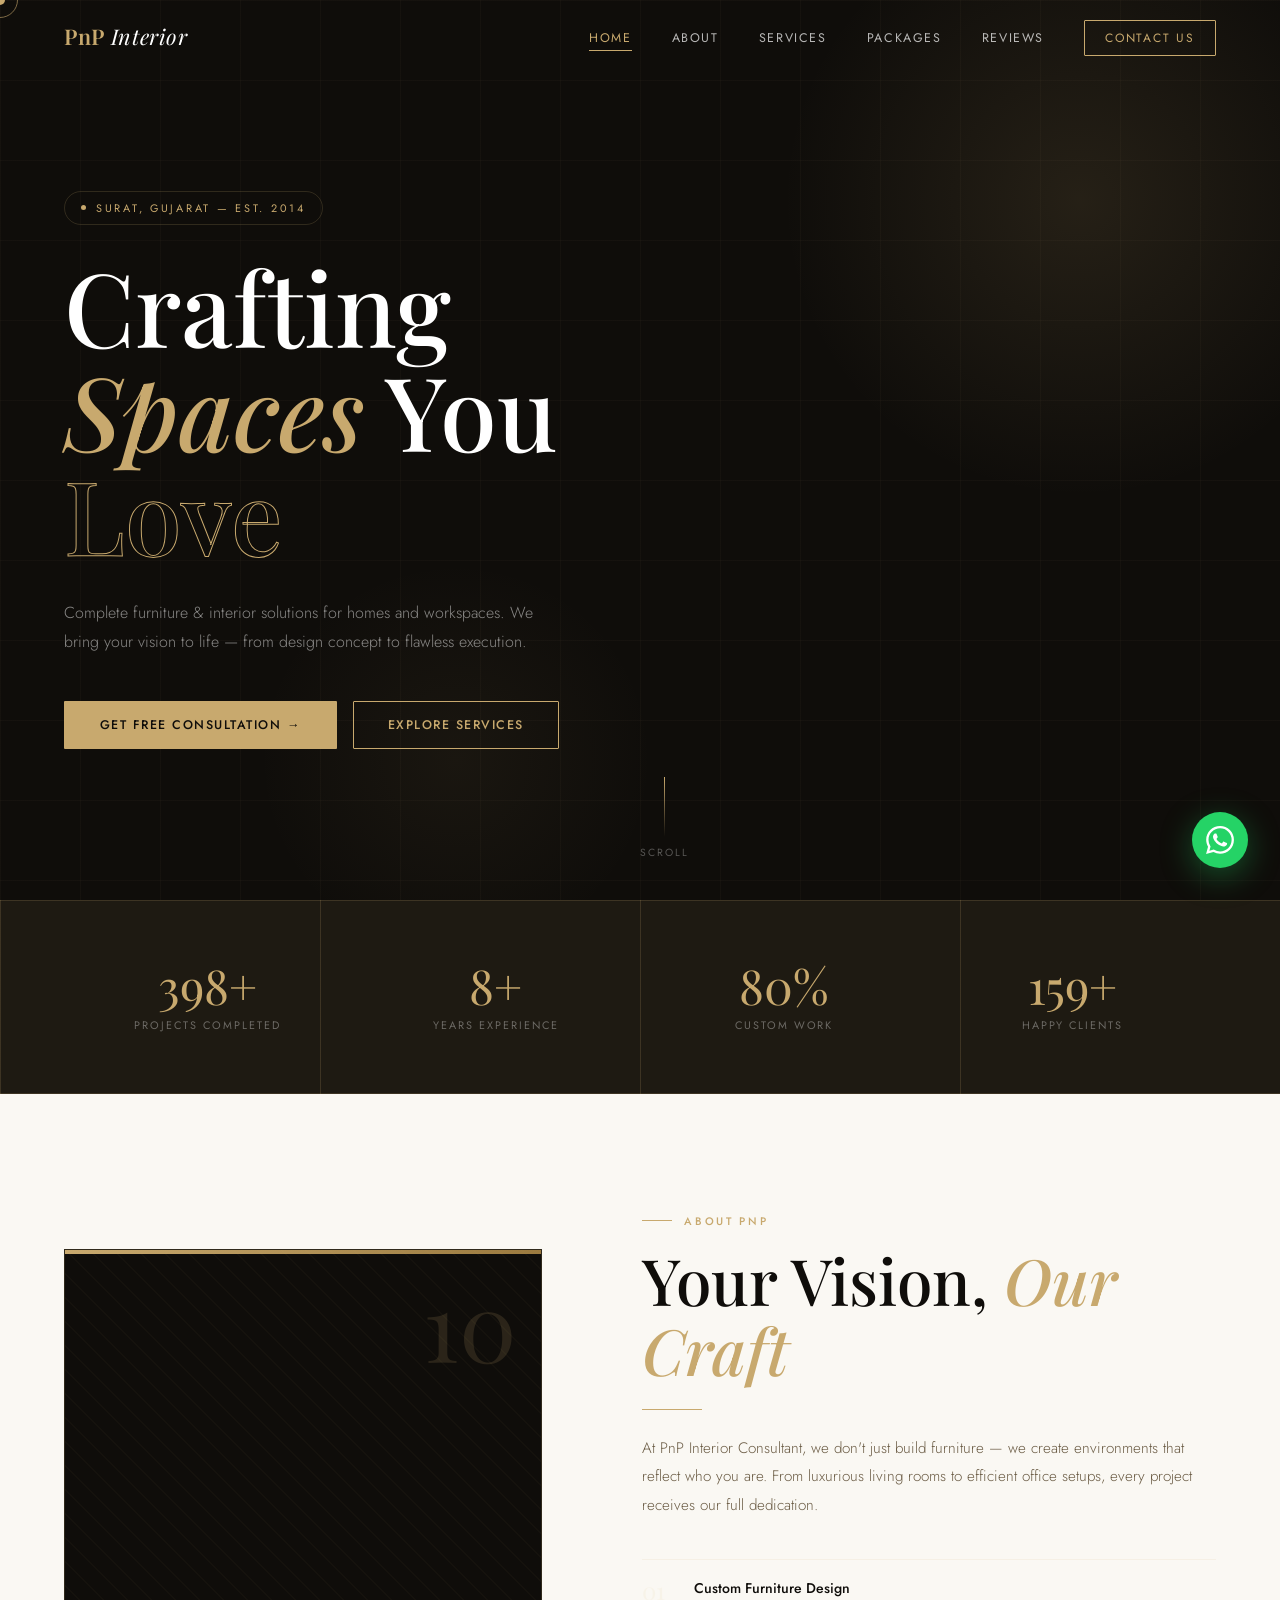
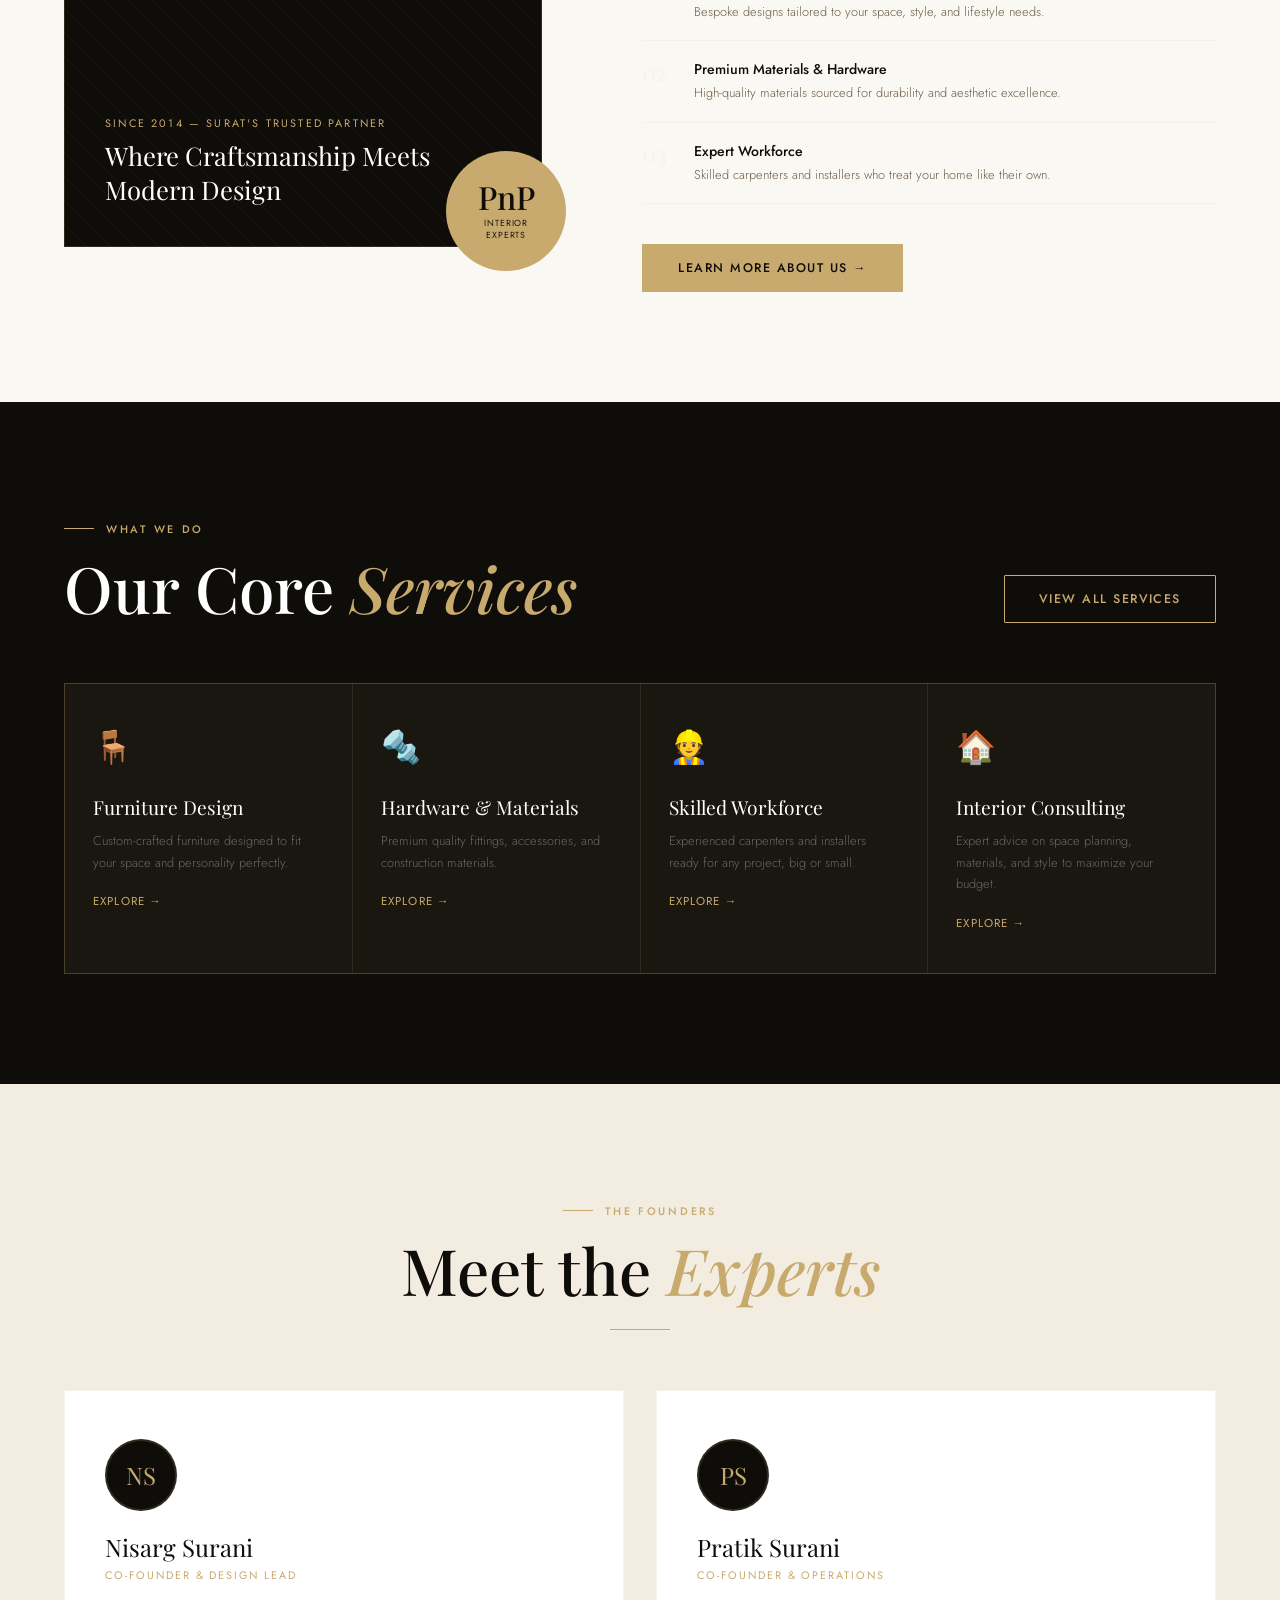
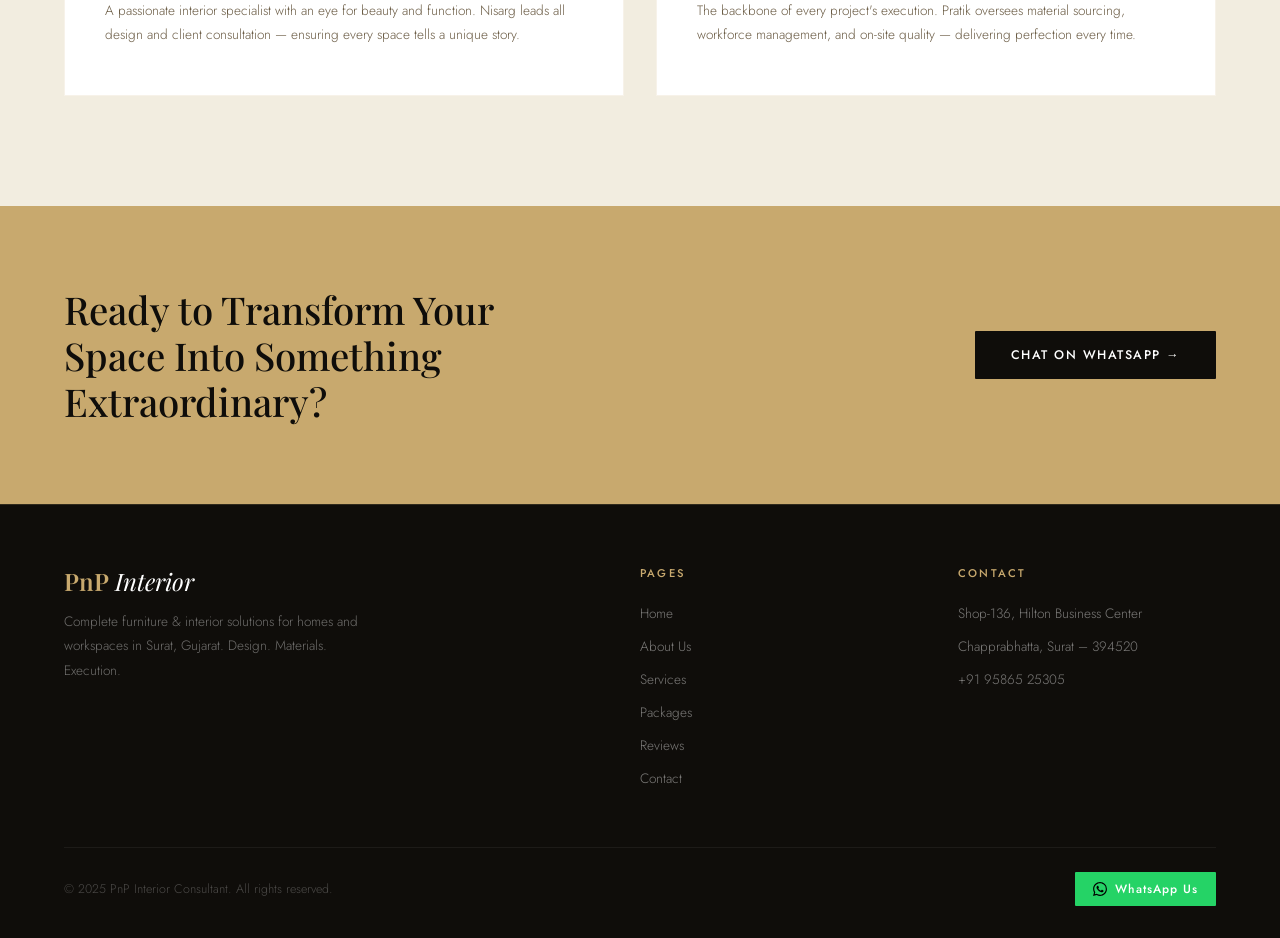
<file: index.html>
<!DOCTYPE html>
<html lang="en">
<head>
<meta charset="UTF-8">
<meta name="viewport" content="width=device-width, initial-scale=1.0">
<title>PnP Interior Consultant — Home</title>
<link rel="stylesheet" href="style.css">
<style>
/* HOME PAGE SPECIFIC */
.hero {
  min-height: 100vh;
  background: var(--dark);
  display: flex; align-items: center;
  padding: 120px 5vw 80px;
  position: relative; overflow: hidden;
}

.hero-bg-lines {
  position: absolute; inset: 0; pointer-events: none;
  background-image:
    linear-gradient(rgba(200,169,110,0.04) 1px, transparent 1px),
    linear-gradient(90deg, rgba(200,169,110,0.04) 1px, transparent 1px);
  background-size: 80px 80px;
}

.hero-glow {
  position: absolute;
  width: 600px; height: 600px;
  background: radial-gradient(circle, rgba(200,169,110,0.12) 0%, transparent 70%);
  top: -100px; right: -100px; pointer-events: none;
}

.hero-glow2 {
  position: absolute;
  width: 400px; height: 400px;
  background: radial-gradient(circle, rgba(200,169,110,0.06) 0%, transparent 70%);
  bottom: -60px; left: 20%; pointer-events: none;
}

.hero-content { position: relative; max-width: 700px; }

.hero-tag {
  display: inline-flex; align-items: center; gap: 10px;
  font-size: 0.68rem; letter-spacing: 0.25em;
  text-transform: uppercase; color: var(--gold);
  font-weight: 400; margin-bottom: 1.8rem;
  border: 1px solid var(--border);
  padding: 8px 16px; border-radius: 100px;
}
.hero-tag-dot { width: 5px; height: 5px; border-radius: 50%; background: var(--gold); }

.hero-headline {
  font-family: 'Playfair Display', serif;
  font-size: clamp(3.2rem, 8vw, 6.5rem);
  font-weight: 500; line-height: 1.02;
  color: var(--white);
  margin-bottom: 2rem;
  animation: heroIn 1s 0.2s ease both;
}
.hero-headline em { font-style: italic; color: var(--gold); }
.hero-headline .stroke {
  -webkit-text-stroke: 1px var(--gold);
  color: transparent;
}

.hero-sub {
  font-size: 1rem; font-weight: 300;
  color: rgba(255,255,255,0.5);
  line-height: 1.8; max-width: 480px;
  margin-bottom: 2.8rem;
  animation: heroIn 1s 0.4s ease both;
}

.hero-actions {
  display: flex; gap: 16px; flex-wrap: wrap;
  animation: heroIn 1s 0.6s ease both;
}

@keyframes heroIn {
  from { opacity: 0; transform: translateY(20px); }
  to { opacity: 1; transform: translateY(0); }
}

.hero-scroll {
  position: absolute; bottom: 40px; left: 50%;
  transform: translateX(-50%);
  display: flex; flex-direction: column; align-items: center; gap: 8px;
  color: rgba(255,255,255,0.3); font-size: 0.65rem;
  letter-spacing: 0.2em; text-transform: uppercase;
  animation: heroIn 1s 1s ease both;
}
.hero-scroll-line {
  width: 1px; height: 60px;
  background: linear-gradient(to bottom, var(--gold), transparent);
  animation: scrollLine 2s infinite;
}
@keyframes scrollLine {
  0% { transform: scaleY(0); transform-origin: top; }
  50% { transform: scaleY(1); transform-origin: top; }
  51% { transform: scaleY(1); transform-origin: bottom; }
  100% { transform: scaleY(0); transform-origin: bottom; }
}

/* STATS BAR */
.stats-bar {
  background: var(--panel);
  border-top: 1px solid var(--border);
  border-bottom: 1px solid var(--border);
  padding: 40px 5vw;
  display: grid;
  grid-template-columns: repeat(4, 1fr);
  gap: 1px;
  background-image: linear-gradient(to right, var(--border) 1px, transparent 1px);
  background-size: 25% 100%;
}
.stat-item {
  display: flex; flex-direction: column; align-items: center;
  text-align: center; padding: 20px 16px;
}
.stat-num {
  font-family: 'Playfair Display', serif;
  font-size: 3rem; font-weight: 400;
  color: var(--gold); line-height: 1;
}
.stat-label {
  font-size: 0.68rem; letter-spacing: 0.18em;
  text-transform: uppercase; color: rgba(255,255,255,0.35);
  margin-top: 8px; font-weight: 400;
}

/* INTRO */
.intro-grid {
  display: grid;
  grid-template-columns: 1fr 1.2fr;
  gap: 100px; align-items: center;
}
.intro-visual {
  position: relative; aspect-ratio: 4/5;
}
.intro-block-main {
  background: var(--dark);
  position: absolute; inset: 0;
  border: 1px solid var(--border);
  display: flex; flex-direction: column;
  justify-content: flex-end; padding: 40px;
  overflow: hidden;
}
.intro-block-main::before {
  content: '';
  position: absolute; top: 0; left: 0; right: 0; height: 4px;
  background: linear-gradient(to right, var(--gold), var(--gold-dark));
}
.intro-block-pattern {
  position: absolute; inset: 0; opacity: 0.03;
  background-image: repeating-linear-gradient(45deg, var(--gold) 0, var(--gold) 1px, transparent 0, transparent 50%);
  background-size: 24px 24px;
}
.intro-big-text {
  font-family: 'Playfair Display', serif;
  font-size: 6rem; font-weight: 400;
  color: var(--gold); line-height: 0.9;
  position: relative; opacity: 0.15;
  position: absolute; top: 30px; right: 24px;
}
.intro-block-info { position: relative; }
.intro-block-year {
  font-size: 0.68rem; letter-spacing: 0.2em;
  text-transform: uppercase; color: var(--gold);
  margin-bottom: 8px;
}
.intro-block-headline {
  font-family: 'Playfair Display', serif;
  font-size: 1.6rem; font-weight: 400;
  color: var(--white); line-height: 1.3;
}
.intro-badge {
  position: absolute; bottom: -24px; right: -24px;
  width: 120px; height: 120px;
  background: var(--gold);
  border-radius: 50%;
  display: flex; flex-direction: column;
  align-items: center; justify-content: center;
}
.intro-badge-num {
  font-family: 'Playfair Display', serif;
  font-size: 2rem; font-weight: 500; color: var(--dark); line-height: 1;
}
.intro-badge-text {
  font-size: 0.55rem; letter-spacing: 0.1em;
  text-transform: uppercase; color: var(--dark2);
  text-align: center; margin-top: 4px;
}

.feature-list { margin-top: 2.5rem; }
.feature-item {
  display: flex; align-items: flex-start; gap: 16px;
  padding: 18px 0;
  border-bottom: 1px solid rgba(200,169,110,0.1);
}
.feature-item:first-child { border-top: 1px solid rgba(200,169,110,0.1); }
.feature-num {
  font-family: 'Playfair Display', serif;
  font-size: 1.5rem; color: var(--gold-pale);
  font-weight: 400; min-width: 36px; line-height: 1;
  opacity: 0.4;
}
.feature-title {
  font-size: 0.88rem; font-weight: 500;
  color: var(--dark); margin-bottom: 4px;
}
.feature-desc { font-size: 0.8rem; color: var(--mid); font-weight: 300; line-height: 1.6; }

/* SERVICES PREVIEW */
.services-preview {
  background: var(--dark);
  padding: 110px 5vw;
}
.services-preview-grid {
  display: grid;
  grid-template-columns: repeat(4, 1fr);
  gap: 1px;
  background: var(--border);
  margin-top: 60px;
  border: 1px solid var(--border);
}
.sp-card {
  background: var(--dark2);
  padding: 40px 28px;
  transition: background var(--transition);
  position: relative; overflow: hidden;
}
.sp-card::after {
  content: '';
  position: absolute; bottom: 0; left: 0; right: 0; height: 2px;
  background: linear-gradient(to right, var(--gold), var(--gold-dark));
  transform: scaleX(0); transform-origin: left;
  transition: transform var(--transition);
}
.sp-card:hover { background: var(--dark3); }
.sp-card:hover::after { transform: scaleX(1); }
.sp-icon {
  font-size: 2rem; margin-bottom: 24px;
  display: block;
}
.sp-title {
  font-family: 'Playfair Display', serif;
  font-size: 1.2rem; color: var(--white);
  margin-bottom: 10px;
}
.sp-desc { font-size: 0.8rem; color: rgba(255,255,255,0.35); font-weight: 300; line-height: 1.7; }
.sp-link {
  display: inline-flex; align-items: center; gap: 8px;
  font-size: 0.72rem; color: var(--gold);
  letter-spacing: 0.1em; text-transform: uppercase;
  text-decoration: none; margin-top: 20px;
  transition: gap 0.3s;
}
.sp-card:hover .sp-link { gap: 14px; }

/* OWNERS PREVIEW */
.owners-grid {
  display: grid; grid-template-columns: 1fr 1fr;
  gap: 32px; margin-top: 60px;
}
.owner-card {
  background: var(--white);
  border: 1px solid rgba(200,169,110,0.15);
  padding: 48px 40px;
  position: relative; overflow: hidden;
  transition: border-color var(--transition), transform var(--transition);
}
.owner-card:hover { border-color: var(--gold); transform: translateY(-4px); }
.owner-card::before {
  content: '';
  position: absolute; top: 0; left: 0; width: 4px;
  bottom: 0; background: linear-gradient(to bottom, var(--gold), var(--gold-dark));
}
.owner-initials {
  width: 72px; height: 72px;
  border-radius: 50%;
  background: var(--dark);
  border: 2px solid var(--border);
  display: flex; align-items: center; justify-content: center;
  font-family: 'Playfair Display', serif;
  font-size: 1.5rem; color: var(--gold);
  margin-bottom: 20px;
}
.owner-name {
  font-family: 'Playfair Display', serif;
  font-size: 1.5rem; color: var(--dark);
  margin-bottom: 4px;
}
.owner-role {
  font-size: 0.68rem; letter-spacing: 0.18em;
  text-transform: uppercase; color: var(--gold);
  margin-bottom: 16px; display: block;
}
.owner-bio { font-size: 0.85rem; color: var(--mid); font-weight: 300; line-height: 1.75; }

/* CTA BANNER */
.cta-banner {
  background: var(--gold);
  padding: 80px 5vw;
  display: flex; align-items: center; justify-content: space-between;
  gap: 40px; flex-wrap: wrap;
}
.cta-banner-title {
  font-family: 'Playfair Display', serif;
  font-size: clamp(1.8rem, 3vw, 2.8rem);
  font-weight: 500; color: var(--dark);
  max-width: 500px; line-height: 1.2;
}
.btn-dark {
  display: inline-flex; align-items: center; gap: 12px;
  background: var(--dark);
  color: var(--white);
  padding: 15px 36px;
  font-size: 0.78rem; font-weight: 500;
  letter-spacing: 0.12em; text-transform: uppercase;
  text-decoration: none; cursor: none;
  transition: background 0.3s, transform 0.2s;
  border-radius: 1px; white-space: nowrap;
}
.btn-dark:hover { background: var(--dark2); transform: translateY(-2px); }

@media (max-width: 900px) {
  .intro-grid { grid-template-columns: 1fr; gap: 50px; }
  .intro-visual { aspect-ratio: 3/2; }
  .services-preview-grid { grid-template-columns: 1fr 1fr; }
  .owners-grid { grid-template-columns: 1fr; }
}
@media (max-width: 600px) {
  .stats-bar { grid-template-columns: 1fr 1fr; background-size: 50% 100%; }
  .services-preview-grid { grid-template-columns: 1fr; }
  .hero-headline { font-size: 3rem; }
}
</style>
</head>
<body>

<div class="cursor"></div>
<div class="cursor-ring"></div>

<!-- NAVBAR -->
<nav class="navbar scrolled">
  <a href="index.html" class="nav-logo">PnP<span> Interior</span></a>
  <ul class="nav-links">
    <li><a href="index.html" class="active">Home</a></li>
    <li><a href="about.html">About</a></li>
    <li><a href="services.html">Services</a></li>
    <li><a href="packages.html">Packages</a></li>
    <li><a href="reviews.html">Reviews</a></li>
    <li><a href="contact.html" class="nav-cta">Contact Us</a></li>
  </ul>
  <div class="hamburger"><span></span><span></span><span></span></div>
</nav>
<div class="mobile-menu">
  <a href="index.html" class="active">Home</a>
  <a href="about.html">About</a>
  <a href="services.html">Services</a>
  <a href="packages.html">Packages</a>
  <a href="reviews.html">Reviews</a>
  <a href="contact.html">Contact Us</a>
</div>

<!-- HERO -->
<section class="hero">
  <div class="hero-bg-lines"></div>
  <div class="hero-glow"></div>
  <div class="hero-glow2"></div>
  <div class="hero-content">
    <div class="hero-tag"><span class="hero-tag-dot"></span>Surat, Gujarat — Est. 2014</div>
    <h1 class="hero-headline">
      Crafting<br>
      <em>Spaces</em> You<br>
      <span class="stroke">Love</span>
    </h1>
    <p class="hero-sub">Complete furniture & interior solutions for homes and workspaces. We bring your vision to life — from design concept to flawless execution.</p>
    <div class="hero-actions">
      <a href="contact.html" class="btn-gold">Get Free Consultation →</a>
      <a href="services.html" class="btn-outline">Explore Services</a>
    </div>
  </div>
  <div class="hero-scroll">
    <div class="hero-scroll-line"></div>
    Scroll
  </div>
</section>

<!-- STATS BAR -->
<div class="stats-bar" style="background-color:var(--panel);">
  <div class="stat-item reveal">
    <div class="stat-num"><span data-target="500" data-suffix="+">0</span></div>
    <div class="stat-label">Projects Completed</div>
  </div>
  <div class="stat-item reveal" data-delay="100">
    <div class="stat-num"><span data-target="10" data-suffix="+">0</span></div>
    <div class="stat-label">Years Experience</div>
  </div>
  <div class="stat-item reveal" data-delay="200">
    <div class="stat-num"><span data-target="100" data-suffix="%">0</span></div>
    <div class="stat-label">Custom Work</div>
  </div>
  <div class="stat-item reveal" data-delay="300">
    <div class="stat-num"><span data-target="200" data-suffix="+">0</span></div>
    <div class="stat-label">Happy Clients</div>
  </div>
</div>

<!-- INTRO -->
<section class="section">
  <div class="intro-grid">
    <div class="intro-visual reveal-left">
      <div class="intro-block-main">
        <div class="intro-block-pattern"></div>
        <div class="intro-big-text">10</div>
        <div class="intro-block-info">
          <div class="intro-block-year">Since 2014 — Surat's Trusted Partner</div>
          <div class="intro-block-headline">Where Craftsmanship Meets Modern Design</div>
        </div>
      </div>
      <div class="intro-badge">
        <div class="intro-badge-num">PnP</div>
        <div class="intro-badge-text">Interior<br>Experts</div>
      </div>
    </div>

    <div class="reveal-right">
      <span class="eyebrow">About PnP</span>
      <h2 class="display-title">Your Vision, <em>Our Craft</em></h2>
      <div class="gold-rule"></div>
      <p class="body-text">At PnP Interior Consultant, we don't just build furniture — we create environments that reflect who you are. From luxurious living rooms to efficient office setups, every project receives our full dedication.</p>

      <div class="feature-list" data-stagger>
        <div class="feature-item reveal">
          <div class="feature-num">01</div>
          <div>
            <div class="feature-title">Custom Furniture Design</div>
            <div class="feature-desc">Bespoke designs tailored to your space, style, and lifestyle needs.</div>
          </div>
        </div>
        <div class="feature-item reveal">
          <div class="feature-num">02</div>
          <div>
            <div class="feature-title">Premium Materials & Hardware</div>
            <div class="feature-desc">High-quality materials sourced for durability and aesthetic excellence.</div>
          </div>
        </div>
        <div class="feature-item reveal">
          <div class="feature-num">03</div>
          <div>
            <div class="feature-title">Expert Workforce</div>
            <div class="feature-desc">Skilled carpenters and installers who treat your home like their own.</div>
          </div>
        </div>
      </div>
      <div style="margin-top:2.5rem;">
        <a href="about.html" class="btn-gold">Learn More About Us →</a>
      </div>
    </div>
  </div>
</section>

<!-- SERVICES PREVIEW -->
<section class="services-preview">
  <div style="display:flex;justify-content:space-between;align-items:flex-end;flex-wrap:wrap;gap:20px;">
    <div class="reveal">
      <span class="eyebrow">What We Do</span>
      <h2 class="display-title light">Our Core <em>Services</em></h2>
    </div>
    <a href="services.html" class="btn-outline reveal">View All Services</a>
  </div>
  <div class="services-preview-grid" data-stagger>
    <div class="sp-card reveal">
      <span class="sp-icon">🪑</span>
      <div class="sp-title">Furniture Design</div>
      <p class="sp-desc">Custom-crafted furniture designed to fit your space and personality perfectly.</p>
      <a href="services.html" class="sp-link">Explore →</a>
    </div>
    <div class="sp-card reveal">
      <span class="sp-icon">🔩</span>
      <div class="sp-title">Hardware & Materials</div>
      <p class="sp-desc">Premium quality fittings, accessories, and construction materials.</p>
      <a href="services.html" class="sp-link">Explore →</a>
    </div>
    <div class="sp-card reveal">
      <span class="sp-icon">👷</span>
      <div class="sp-title">Skilled Workforce</div>
      <p class="sp-desc">Experienced carpenters and installers ready for any project, big or small.</p>
      <a href="services.html" class="sp-link">Explore →</a>
    </div>
    <div class="sp-card reveal">
      <span class="sp-icon">🏠</span>
      <div class="sp-title">Interior Consulting</div>
      <p class="sp-desc">Expert advice on space planning, materials, and style to maximize your budget.</p>
      <a href="services.html" class="sp-link">Explore →</a>
    </div>
  </div>
</section>

<!-- OWNERS -->
<section class="section" style="background:var(--light);">
  <div style="text-align:center;margin-bottom:0;" class="reveal">
    <span class="eyebrow" style="justify-content:center;">The Founders</span>
    <h2 class="display-title">Meet the <em>Experts</em></h2>
    <div class="gold-rule center"></div>
  </div>
  <div class="owners-grid" data-stagger>
    <div class="owner-card glow-card reveal">
      <div class="owner-initials">NS</div>
      <div class="owner-name">Nisarg Surani</div>
      <span class="owner-role">Co-Founder & Design Lead</span>
      <p class="owner-bio">A passionate interior specialist with an eye for beauty and function. Nisarg leads all design and client consultation — ensuring every space tells a unique story.</p>
    </div>
    <div class="owner-card glow-card reveal">
      <div class="owner-initials">PS</div>
      <div class="owner-name">Pratik Surani</div>
      <span class="owner-role">Co-Founder & Operations</span>
      <p class="owner-bio">The backbone of every project's execution. Pratik oversees material sourcing, workforce management, and on-site quality — delivering perfection every time.</p>
    </div>
  </div>
</section>

<!-- CTA BANNER -->
<div class="cta-banner">
  <div class="cta-banner-title reveal-left">Ready to Transform Your Space Into Something Extraordinary?</div>
  <a href="https://wa.me/919586525305?text=Hello%20PnP%20Interior!%20I%27d%20like%20a%20free%20consultation." target="_blank" class="btn-dark reveal-right">Chat on WhatsApp →</a>
</div>

<!-- FOOTER -->
<footer>
  <div class="footer-grid">
    <div>
      <div class="footer-brand">PnP<span> Interior</span></div>
      <p class="footer-desc">Complete furniture & interior solutions for homes and workspaces in Surat, Gujarat. Design. Materials. Execution.</p>
    </div>
    <div class="footer-col">
      <h4>Pages</h4>
      <ul>
        <li><a href="index.html">Home</a></li>
        <li><a href="about.html">About Us</a></li>
        <li><a href="services.html">Services</a></li>
        <li><a href="packages.html">Packages</a></li>
        <li><a href="reviews.html">Reviews</a></li>
        <li><a href="contact.html">Contact</a></li>
      </ul>
    </div>
    <div class="footer-col">
      <h4>Contact</h4>
      <ul>
        <li><a href="#">Shop-136, Hilton Business Center</a></li>
        <li><a href="#">Chapprabhatta, Surat – 394520</a></li>
        <li><a href="https://wa.me/919586525305" target="_blank">+91 95865 25305</a></li>
      </ul>
    </div>
  </div>
  <div class="footer-bottom">
    <span class="footer-copy">© 2025 PnP Interior Consultant. All rights reserved.</span>
    <a href="https://wa.me/919586525305?text=Hello%20PnP%20Interior!" target="_blank" class="footer-wa">
      <svg viewBox="0 0 24 24"><path d="M17.472 14.382c-.297-.149-1.758-.867-2.03-.967-.273-.099-.471-.148-.67.15-.197.297-.767.966-.94 1.164-.173.199-.347.223-.644.075-.297-.15-1.255-.463-2.39-1.475-.883-.788-1.48-1.761-1.653-2.059-.173-.297-.018-.458.13-.606.134-.133.298-.347.446-.52.149-.174.198-.298.298-.497.099-.198.05-.371-.025-.52-.075-.149-.669-1.612-.916-2.207-.242-.579-.487-.5-.669-.51-.173-.008-.371-.01-.57-.01-.198 0-.52.074-.792.372-.272.297-1.04 1.016-1.04 2.479 0 1.462 1.065 2.875 1.213 3.074.149.198 2.096 3.2 5.077 4.487.709.306 1.262.489 1.694.625.712.227 1.36.195 1.871.118.571-.085 1.758-.719 2.006-1.413.248-.694.248-1.289.173-1.413-.074-.124-.272-.198-.57-.347m-5.421 7.403h-.004a9.87 9.87 0 01-5.031-1.378l-.361-.214-3.741.982.998-3.648-.235-.374a9.86 9.86 0 01-1.51-5.26c.001-5.45 4.436-9.884 9.888-9.884 2.64 0 5.122 1.03 6.988 2.898a9.825 9.825 0 012.893 6.994c-.003 5.45-4.437 9.884-9.885 9.884m8.413-18.297A11.815 11.815 0 0012.05 0C5.495 0 .16 5.335.157 11.892c0 2.096.547 4.142 1.588 5.945L.057 24l6.305-1.654a11.882 11.882 0 005.683 1.448h.005c6.554 0 11.89-5.335 11.893-11.893a11.821 11.821 0 00-3.48-8.413z"/></svg>
      WhatsApp Us
    </a>
  </div>
</footer>

<!-- WA FLOAT -->
<a href="https://wa.me/919586525305?text=Hello%20PnP%20Interior!" target="_blank" class="wa-float">
  <svg viewBox="0 0 24 24"><path d="M17.472 14.382c-.297-.149-1.758-.867-2.03-.967-.273-.099-.471-.148-.67.15-.197.297-.767.966-.94 1.164-.173.199-.347.223-.644.075-.297-.15-1.255-.463-2.39-1.475-.883-.788-1.48-1.761-1.653-2.059-.173-.297-.018-.458.13-.606.134-.133.298-.347.446-.52.149-.174.198-.298.298-.497.099-.198.05-.371-.025-.52-.075-.149-.669-1.612-.916-2.207-.242-.579-.487-.5-.669-.51-.173-.008-.371-.01-.57-.01-.198 0-.52.074-.792.372-.272.297-1.04 1.016-1.04 2.479 0 1.462 1.065 2.875 1.213 3.074.149.198 2.096 3.2 5.077 4.487.709.306 1.262.489 1.694.625.712.227 1.36.195 1.871.118.571-.085 1.758-.719 2.006-1.413.248-.694.248-1.289.173-1.413-.074-.124-.272-.198-.57-.347m-5.421 7.403h-.004a9.87 9.87 0 01-5.031-1.378l-.361-.214-3.741.982.998-3.648-.235-.374a9.86 9.86 0 01-1.51-5.26c.001-5.45 4.436-9.884 9.888-9.884 2.64 0 5.122 1.03 6.988 2.898a9.825 9.825 0 012.893 6.994c-.003 5.45-4.437 9.884-9.885 9.884m8.413-18.297A11.815 11.815 0 0012.05 0C5.495 0 .16 5.335.157 11.892c0 2.096.547 4.142 1.588 5.945L.057 24l6.305-1.654a11.882 11.882 0 005.683 1.448h.005c6.554 0 11.89-5.335 11.893-11.893a11.821 11.821 0 00-3.48-8.413z"/></svg>
</a>

<script src="main.js"></script>
</body>
</html>
</file>
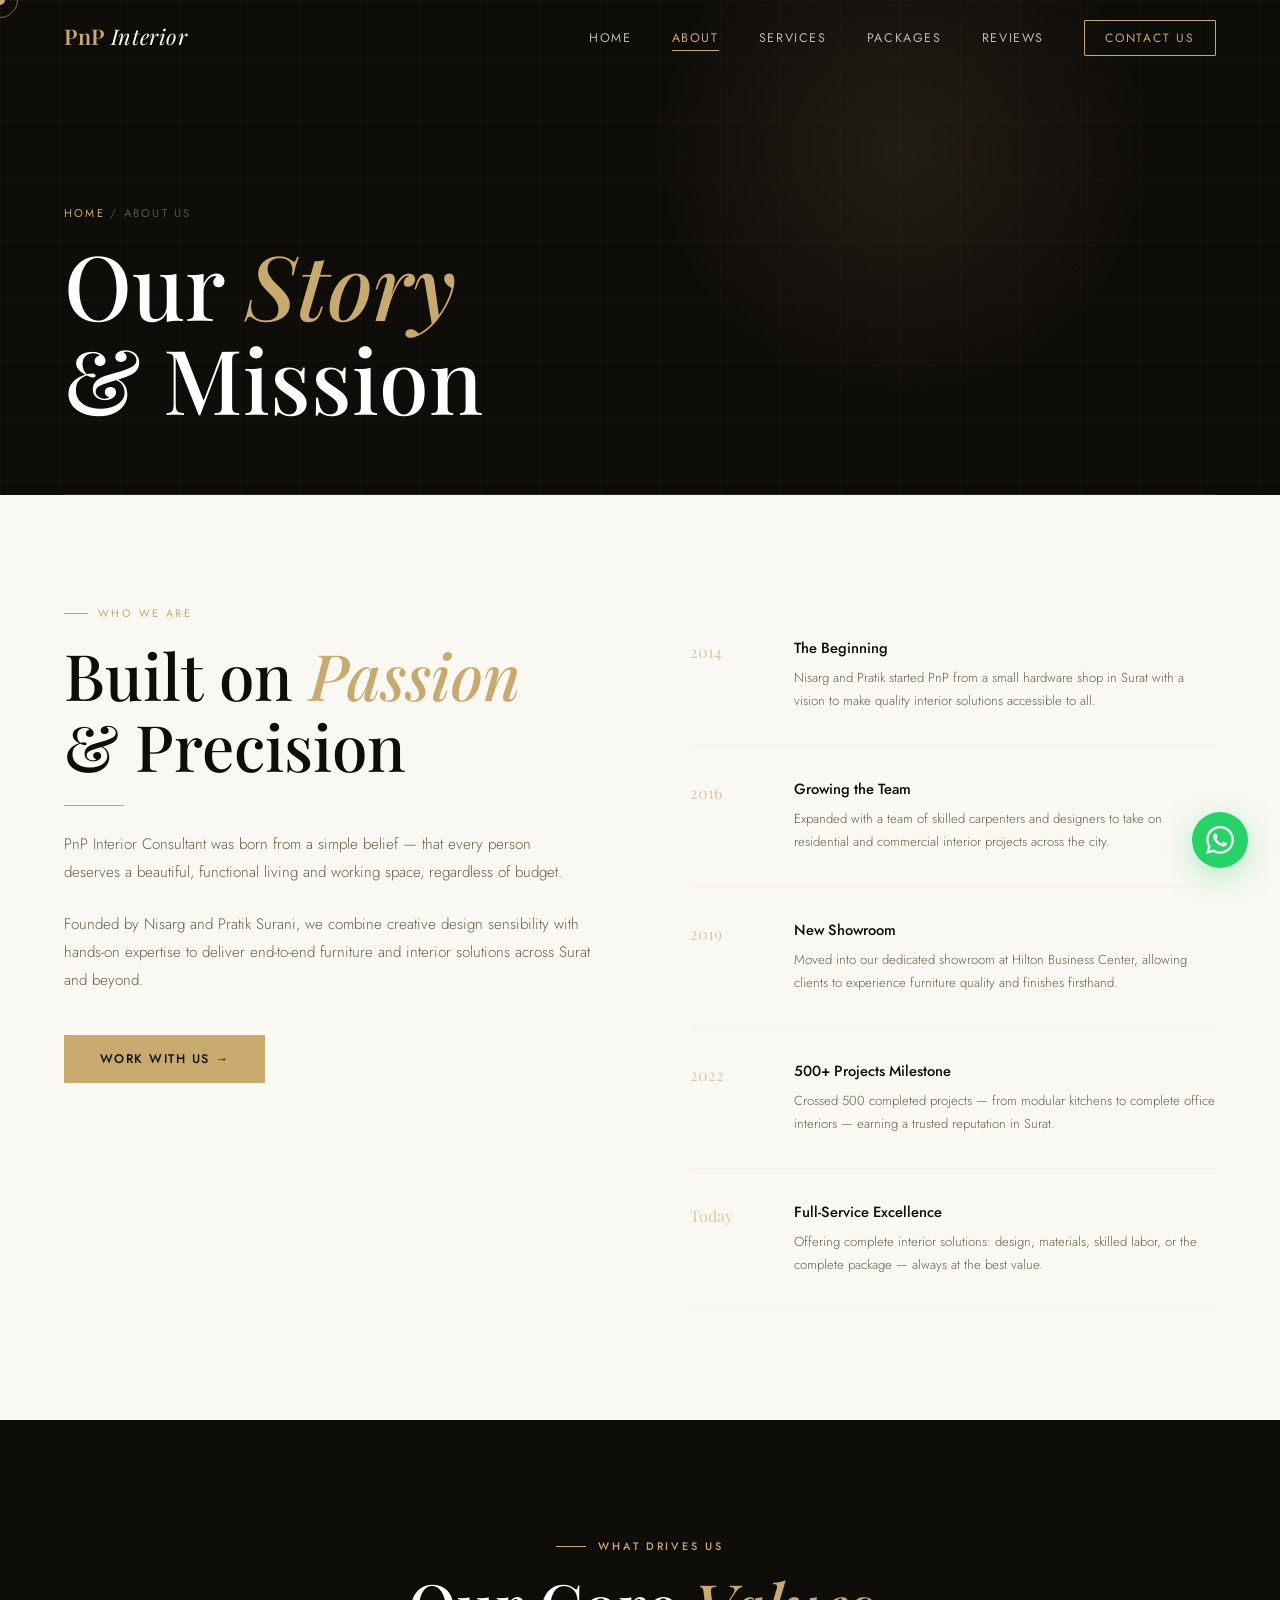
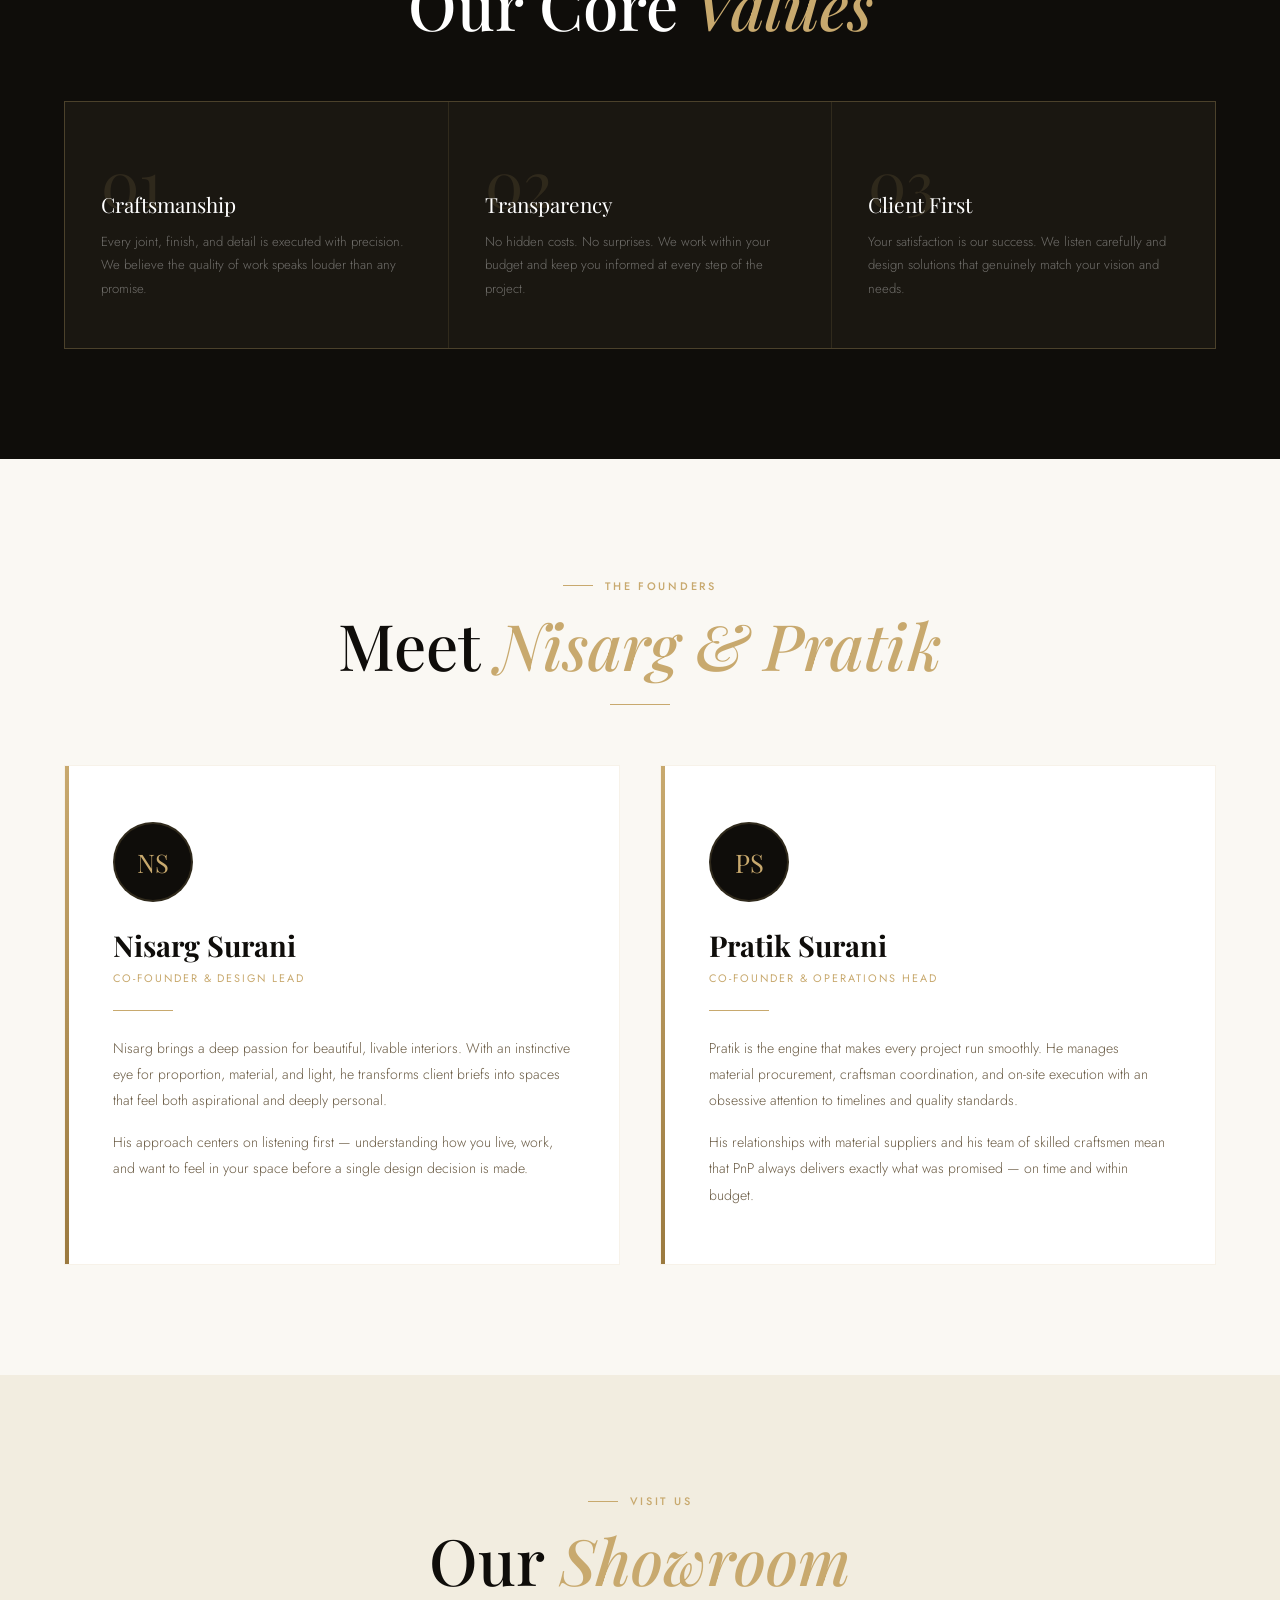
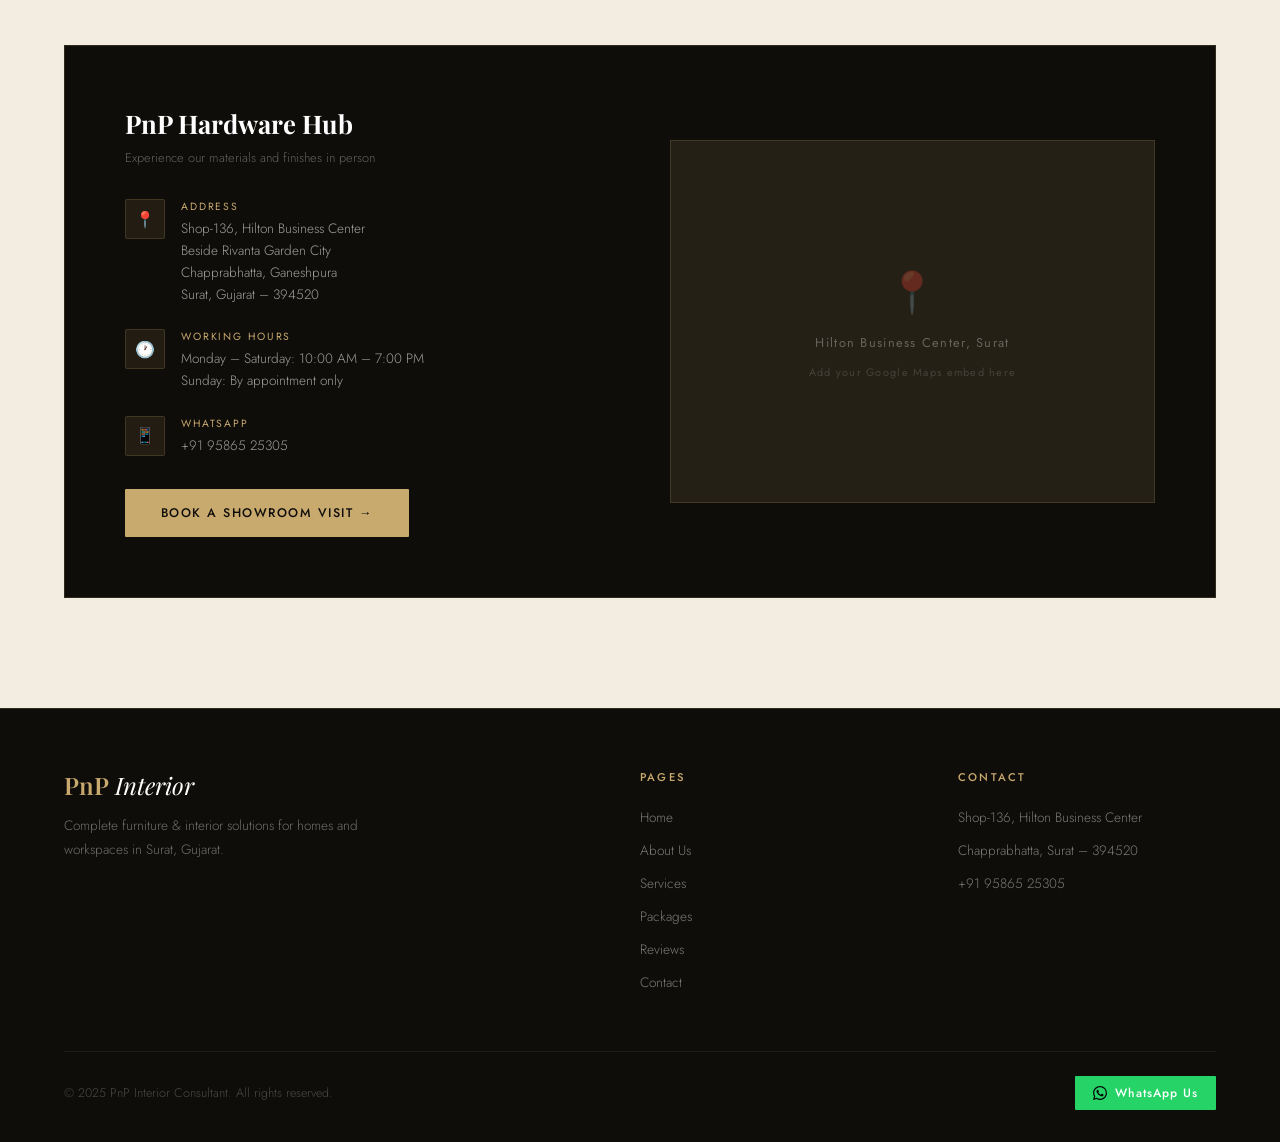
<file: about.html>
<!DOCTYPE html>
<html lang="en">
<head>
<meta charset="UTF-8">
<meta name="viewport" content="width=device-width, initial-scale=1.0">
<title>About Us — PnP Interior Consultant</title>
<link rel="stylesheet" href="style.css">
<style>
.page-hero {
  min-height: 55vh;
  background: var(--dark);
  display: flex; align-items: flex-end;
  padding: 120px 5vw 70px;
  position: relative; overflow: hidden;
}
.page-hero-bg {
  position: absolute; inset: 0;
  background-image: linear-gradient(rgba(200,169,110,0.03) 1px, transparent 1px),
    linear-gradient(90deg, rgba(200,169,110,0.03) 1px, transparent 1px);
  background-size: 60px 60px;
}
.page-hero-glow {
  position: absolute; top: -100px; right: 10%;
  width: 500px; height: 500px;
  background: radial-gradient(circle, rgba(200,169,110,0.1) 0%, transparent 70%);
}
.page-hero-content { position: relative; }
.page-hero-breadcrumb {
  font-size: 0.7rem; letter-spacing: 0.2em; text-transform: uppercase;
  color: rgba(255,255,255,0.3); margin-bottom: 1rem;
}
.page-hero-breadcrumb a { color: var(--gold); text-decoration: none; }
.page-hero-title {
  font-family: 'Playfair Display', serif;
  font-size: clamp(3rem, 7vw, 6rem);
  font-weight: 500; color: var(--white);
  line-height: 1.05;
}
.page-hero-title em { color: var(--gold); font-style: italic; }
.page-hero-line {
  position: absolute; bottom: 0; left: 5vw; right: 5vw;
  height: 1px; background: var(--border);
}

/* STORY */
.story-grid {
  display: grid; grid-template-columns: 1fr 1fr;
  gap: 100px; align-items: start;
}
.story-sticky { position: sticky; top: 100px; }
.story-tag {
  font-size: 0.68rem; letter-spacing: 0.22em;
  text-transform: uppercase; color: var(--gold);
  display: flex; align-items: center; gap: 10px;
  margin-bottom: 1.2rem;
}
.story-tag::before { content: ''; width: 24px; height: 1px; background: var(--gold); }

.story-chapters { display: flex; flex-direction: column; gap: 0; }
.story-chapter {
  padding: 32px 0;
  border-bottom: 1px solid rgba(200,169,110,0.1);
  display: grid; grid-template-columns: 80px 1fr; gap: 24px;
}
.chapter-year {
  font-family: 'Playfair Display', serif;
  font-size: 1rem; color: var(--gold);
  font-weight: 400; opacity: 0.6; padding-top: 4px;
}
.chapter-title {
  font-size: 0.92rem; font-weight: 500; color: var(--dark);
  margin-bottom: 8px;
}
.chapter-text { font-size: 0.82rem; color: var(--mid); font-weight: 300; line-height: 1.75; }

/* VALUES */
.values-section { background: var(--dark); padding: 110px 5vw; }
.values-grid {
  display: grid; grid-template-columns: repeat(3, 1fr);
  gap: 1px; background: var(--border);
  margin-top: 60px; border: 1px solid var(--border);
}
.value-card {
  background: var(--dark2); padding: 48px 36px;
  transition: background var(--transition);
}
.value-card:hover { background: var(--dark3); }
.value-num {
  font-family: 'Playfair Display', serif;
  font-size: 4rem; color: var(--gold);
  opacity: 0.12; line-height: 1;
  margin-bottom: -24px;
}
.value-title {
  font-family: 'Playfair Display', serif;
  font-size: 1.3rem; color: var(--white);
  margin-bottom: 12px; position: relative;
}
.value-text { font-size: 0.82rem; color: rgba(255,255,255,0.38); font-weight: 300; line-height: 1.8; }

/* SHOWROOM */
.showroom { background: var(--light); padding: 110px 5vw; }
.showroom-inner {
  background: var(--dark);
  border: 1px solid var(--border);
  padding: 60px;
  display: grid; grid-template-columns: 1fr 1fr;
  gap: 60px; align-items: center;
}
.address-block { display: flex; flex-direction: column; gap: 24px; margin-top: 2rem; }
.address-item {
  display: flex; gap: 16px; align-items: flex-start;
}
.address-icon {
  width: 40px; height: 40px;
  background: rgba(200,169,110,0.1);
  border: 1px solid var(--border);
  display: flex; align-items: center; justify-content: center;
  font-size: 1rem; flex-shrink: 0;
  border-radius: 2px;
}
.address-label {
  font-size: 0.65rem; letter-spacing: 0.18em;
  text-transform: uppercase; color: var(--gold);
  margin-bottom: 4px;
}
.address-val { font-size: 0.85rem; color: rgba(255,255,255,0.6); font-weight: 300; line-height: 1.6; }
.map-placeholder {
  background: var(--dark3);
  border: 1px solid var(--border);
  aspect-ratio: 4/3;
  display: flex; flex-direction: column;
  align-items: center; justify-content: center;
  gap: 12px;
  font-size: 0.8rem; color: rgba(255,255,255,0.3);
  letter-spacing: 0.1em;
}
.map-pin { font-size: 2.5rem; }

@media (max-width: 900px) {
  .story-grid { grid-template-columns: 1fr; }
  .story-sticky { position: static; }
  .values-grid { grid-template-columns: 1fr; }
  .showroom-inner { grid-template-columns: 1fr; padding: 36px; }
}
</style>
</head>
<body>
<div class="cursor"></div>
<div class="cursor-ring"></div>

<nav class="navbar scrolled">
  <a href="index.html" class="nav-logo">PnP<span> Interior</span></a>
  <ul class="nav-links">
    <li><a href="index.html">Home</a></li>
    <li><a href="about.html" class="active">About</a></li>
    <li><a href="services.html">Services</a></li>
    <li><a href="packages.html">Packages</a></li>
    <li><a href="reviews.html">Reviews</a></li>
    <li><a href="contact.html" class="nav-cta">Contact Us</a></li>
  </ul>
  <div class="hamburger"><span></span><span></span><span></span></div>
</nav>
<div class="mobile-menu">
  <a href="index.html">Home</a><a href="about.html" class="active">About</a>
  <a href="services.html">Services</a><a href="packages.html">Packages</a>
  <a href="reviews.html">Reviews</a><a href="contact.html">Contact Us</a>
</div>

<div class="page-wrapper">

<!-- PAGE HERO -->
<div class="page-hero">
  <div class="page-hero-bg"></div>
  <div class="page-hero-glow"></div>
  <div class="page-hero-content">
    <div class="page-hero-breadcrumb"><a href="index.html">Home</a> / About Us</div>
    <h1 class="page-hero-title">Our <em>Story</em><br>& Mission</h1>
  </div>
  <div class="page-hero-line"></div>
</div>

<!-- STORY -->
<section class="section">
  <div class="story-grid">
    <div class="story-sticky reveal-left">
      <span class="story-tag">Who We Are</span>
      <h2 class="display-title">Built on <em>Passion</em><br>& Precision</h2>
      <div class="gold-rule"></div>
      <p class="body-text" style="margin-bottom:1.5rem;">PnP Interior Consultant was born from a simple belief — that every person deserves a beautiful, functional living and working space, regardless of budget.</p>
      <p class="body-text">Founded by Nisarg and Pratik Surani, we combine creative design sensibility with hands-on expertise to deliver end-to-end furniture and interior solutions across Surat and beyond.</p>
      <div style="margin-top:2.5rem;">
        <a href="contact.html" class="btn-gold">Work With Us →</a>
      </div>
    </div>
    <div class="story-chapters" data-stagger>
      <div class="story-chapter reveal">
        <div class="chapter-year">2014</div>
        <div>
          <div class="chapter-title">The Beginning</div>
          <p class="chapter-text">Nisarg and Pratik started PnP from a small hardware shop in Surat with a vision to make quality interior solutions accessible to all.</p>
        </div>
      </div>
      <div class="story-chapter reveal">
        <div class="chapter-year">2016</div>
        <div>
          <div class="chapter-title">Growing the Team</div>
          <p class="chapter-text">Expanded with a team of skilled carpenters and designers to take on residential and commercial interior projects across the city.</p>
        </div>
      </div>
      <div class="story-chapter reveal">
        <div class="chapter-year">2019</div>
        <div>
          <div class="chapter-title">New Showroom</div>
          <p class="chapter-text">Moved into our dedicated showroom at Hilton Business Center, allowing clients to experience furniture quality and finishes firsthand.</p>
        </div>
      </div>
      <div class="story-chapter reveal">
        <div class="chapter-year">2022</div>
        <div>
          <div class="chapter-title">500+ Projects Milestone</div>
          <p class="chapter-text">Crossed 500 completed projects — from modular kitchens to complete office interiors — earning a trusted reputation in Surat.</p>
        </div>
      </div>
      <div class="story-chapter reveal">
        <div class="chapter-year">Today</div>
        <div>
          <div class="chapter-title">Full-Service Excellence</div>
          <p class="chapter-text">Offering complete interior solutions: design, materials, skilled labor, or the complete package — always at the best value.</p>
        </div>
      </div>
    </div>
  </div>
</section>

<!-- VALUES -->
<section class="values-section">
  <div class="reveal" style="text-align:center;">
    <span class="eyebrow" style="justify-content:center;">What Drives Us</span>
    <h2 class="display-title light">Our Core <em>Values</em></h2>
  </div>
  <div class="values-grid" data-stagger>
    <div class="value-card reveal">
      <div class="value-num">01</div>
      <div class="value-title">Craftsmanship</div>
      <p class="value-text">Every joint, finish, and detail is executed with precision. We believe the quality of work speaks louder than any promise.</p>
    </div>
    <div class="value-card reveal">
      <div class="value-num">02</div>
      <div class="value-title">Transparency</div>
      <p class="value-text">No hidden costs. No surprises. We work within your budget and keep you informed at every step of the project.</p>
    </div>
    <div class="value-card reveal">
      <div class="value-num">03</div>
      <div class="value-title">Client First</div>
      <p class="value-text">Your satisfaction is our success. We listen carefully and design solutions that genuinely match your vision and needs.</p>
    </div>
  </div>
</section>

<!-- OWNERS DETAIL -->
<section class="section" style="background:var(--cream);">
  <div class="reveal" style="text-align:center;margin-bottom:60px;">
    <span class="eyebrow" style="justify-content:center;">The Founders</span>
    <h2 class="display-title">Meet <em>Nisarg & Pratik</em></h2>
    <div class="gold-rule center"></div>
  </div>
  <div style="display:grid;grid-template-columns:1fr 1fr;gap:40px;" data-stagger>
    <div style="background:var(--white);border:1px solid rgba(200,169,110,0.15);padding:56px 48px;position:relative;overflow:hidden;" class="reveal glow-card">
      <div style="position:absolute;top:0;left:0;width:4px;bottom:0;background:linear-gradient(to bottom,var(--gold),var(--gold-dark));"></div>
      <div style="width:80px;height:80px;border-radius:50%;background:var(--dark);border:2px solid var(--border);display:flex;align-items:center;justify-content:center;font-family:'Playfair Display',serif;font-size:1.6rem;color:var(--gold);margin-bottom:24px;">NS</div>
      <h3 style="font-family:'Playfair Display',serif;font-size:1.8rem;color:var(--dark);margin-bottom:6px;">Nisarg Surani</h3>
      <span style="font-size:0.68rem;letter-spacing:0.18em;text-transform:uppercase;color:var(--gold);display:block;margin-bottom:20px;">Co-Founder & Design Lead</span>
      <div class="gold-rule"></div>
      <p style="font-size:0.88rem;color:var(--mid);font-weight:300;line-height:1.85;margin-bottom:16px;">Nisarg brings a deep passion for beautiful, livable interiors. With an instinctive eye for proportion, material, and light, he transforms client briefs into spaces that feel both aspirational and deeply personal.</p>
      <p style="font-size:0.88rem;color:var(--mid);font-weight:300;line-height:1.85;">His approach centers on listening first — understanding how you live, work, and want to feel in your space before a single design decision is made.</p>
    </div>
    <div style="background:var(--white);border:1px solid rgba(200,169,110,0.15);padding:56px 48px;position:relative;overflow:hidden;" class="reveal glow-card">
      <div style="position:absolute;top:0;left:0;width:4px;bottom:0;background:linear-gradient(to bottom,var(--gold),var(--gold-dark));"></div>
      <div style="width:80px;height:80px;border-radius:50%;background:var(--dark);border:2px solid var(--border);display:flex;align-items:center;justify-content:center;font-family:'Playfair Display',serif;font-size:1.6rem;color:var(--gold);margin-bottom:24px;">PS</div>
      <h3 style="font-family:'Playfair Display',serif;font-size:1.8rem;color:var(--dark);margin-bottom:6px;">Pratik Surani</h3>
      <span style="font-size:0.68rem;letter-spacing:0.18em;text-transform:uppercase;color:var(--gold);display:block;margin-bottom:20px;">Co-Founder & Operations Head</span>
      <div class="gold-rule"></div>
      <p style="font-size:0.88rem;color:var(--mid);font-weight:300;line-height:1.85;margin-bottom:16px;">Pratik is the engine that makes every project run smoothly. He manages material procurement, craftsman coordination, and on-site execution with an obsessive attention to timelines and quality standards.</p>
      <p style="font-size:0.88rem;color:var(--mid);font-weight:300;line-height:1.85;">His relationships with material suppliers and his team of skilled craftsmen mean that PnP always delivers exactly what was promised — on time and within budget.</p>
    </div>
  </div>
</section>

<!-- SHOWROOM -->
<section class="showroom">
  <div class="reveal" style="text-align:center;margin-bottom:50px;">
    <span class="eyebrow" style="justify-content:center;">Visit Us</span>
    <h2 class="display-title">Our <em>Showroom</em></h2>
  </div>
  <div class="showroom-inner reveal">
    <div>
      <h3 style="font-family:'Playfair Display',serif;font-size:1.6rem;color:var(--white);margin-bottom:8px;">PnP Hardware Hub</h3>
      <p style="font-size:0.8rem;color:rgba(255,255,255,0.35);font-weight:300;margin-bottom:0;">Experience our materials and finishes in person</p>
      <div class="address-block">
        <div class="address-item">
          <div class="address-icon">📍</div>
          <div>
            <div class="address-label">Address</div>
            <div class="address-val">Shop-136, Hilton Business Center<br>Beside Rivanta Garden City<br>Chapprabhatta, Ganeshpura<br>Surat, Gujarat – 394520</div>
          </div>
        </div>
        <div class="address-item">
          <div class="address-icon">🕐</div>
          <div>
            <div class="address-label">Working Hours</div>
            <div class="address-val">Monday – Saturday: 10:00 AM – 7:00 PM<br>Sunday: By appointment only</div>
          </div>
        </div>
        <div class="address-item">
          <div class="address-icon">📱</div>
          <div>
            <div class="address-label">WhatsApp</div>
            <div class="address-val">+91 95865 25305</div>
          </div>
        </div>
      </div>
      <div style="margin-top:2rem;">
        <a href="https://wa.me/919586525305?text=Hello!%20I%20want%20to%20visit%20your%20showroom." target="_blank" class="btn-gold">Book a Showroom Visit →</a>
      </div>
    </div>
    <div class="map-placeholder">
      <div class="map-pin">📍</div>
      <div>Hilton Business Center, Surat</div>
      <div style="font-size:0.68rem;opacity:0.5;">Add your Google Maps embed here</div>
    </div>
  </div>
</section>

</div>

<footer>
  <div class="footer-grid">
    <div>
      <div class="footer-brand">PnP<span> Interior</span></div>
      <p class="footer-desc">Complete furniture & interior solutions for homes and workspaces in Surat, Gujarat.</p>
    </div>
    <div class="footer-col">
      <h4>Pages</h4>
      <ul>
        <li><a href="index.html">Home</a></li><li><a href="about.html">About Us</a></li>
        <li><a href="services.html">Services</a></li><li><a href="packages.html">Packages</a></li>
        <li><a href="reviews.html">Reviews</a></li><li><a href="contact.html">Contact</a></li>
      </ul>
    </div>
    <div class="footer-col">
      <h4>Contact</h4>
      <ul>
        <li><a href="#">Shop-136, Hilton Business Center</a></li>
        <li><a href="#">Chapprabhatta, Surat – 394520</a></li>
        <li><a href="https://wa.me/919586525305" target="_blank">+91 95865 25305</a></li>
      </ul>
    </div>
  </div>
  <div class="footer-bottom">
    <span class="footer-copy">© 2025 PnP Interior Consultant. All rights reserved.</span>
    <a href="https://wa.me/919586525305" target="_blank" class="footer-wa">
      <svg viewBox="0 0 24 24"><path d="M17.472 14.382c-.297-.149-1.758-.867-2.03-.967-.273-.099-.471-.148-.67.15-.197.297-.767.966-.94 1.164-.173.199-.347.223-.644.075-.297-.15-1.255-.463-2.39-1.475-.883-.788-1.48-1.761-1.653-2.059-.173-.297-.018-.458.13-.606.134-.133.298-.347.446-.52.149-.174.198-.298.298-.497.099-.198.05-.371-.025-.52-.075-.149-.669-1.612-.916-2.207-.242-.579-.487-.5-.669-.51-.173-.008-.371-.01-.57-.01-.198 0-.52.074-.792.372-.272.297-1.04 1.016-1.04 2.479 0 1.462 1.065 2.875 1.213 3.074.149.198 2.096 3.2 5.077 4.487.709.306 1.262.489 1.694.625.712.227 1.36.195 1.871.118.571-.085 1.758-.719 2.006-1.413.248-.694.248-1.289.173-1.413-.074-.124-.272-.198-.57-.347m-5.421 7.403h-.004a9.87 9.87 0 01-5.031-1.378l-.361-.214-3.741.982.998-3.648-.235-.374a9.86 9.86 0 01-1.51-5.26c.001-5.45 4.436-9.884 9.888-9.884 2.64 0 5.122 1.03 6.988 2.898a9.825 9.825 0 012.893 6.994c-.003 5.45-4.437 9.884-9.885 9.884m8.413-18.297A11.815 11.815 0 0012.05 0C5.495 0 .16 5.335.157 11.892c0 2.096.547 4.142 1.588 5.945L.057 24l6.305-1.654a11.882 11.882 0 005.683 1.448h.005c6.554 0 11.89-5.335 11.893-11.893a11.821 11.821 0 00-3.48-8.413z"/></svg>
      WhatsApp Us
    </a>
  </div>
</footer>
<a href="https://wa.me/919586525305" target="_blank" class="wa-float"><svg viewBox="0 0 24 24"><path d="M17.472 14.382c-.297-.149-1.758-.867-2.03-.967-.273-.099-.471-.148-.67.15-.197.297-.767.966-.94 1.164-.173.199-.347.223-.644.075-.297-.15-1.255-.463-2.39-1.475-.883-.788-1.48-1.761-1.653-2.059-.173-.297-.018-.458.13-.606.134-.133.298-.347.446-.52.149-.174.198-.298.298-.497.099-.198.05-.371-.025-.52-.075-.149-.669-1.612-.916-2.207-.242-.579-.487-.5-.669-.51-.173-.008-.371-.01-.57-.01-.198 0-.52.074-.792.372-.272.297-1.04 1.016-1.04 2.479 0 1.462 1.065 2.875 1.213 3.074.149.198 2.096 3.2 5.077 4.487.709.306 1.262.489 1.694.625.712.227 1.36.195 1.871.118.571-.085 1.758-.719 2.006-1.413.248-.694.248-1.289.173-1.413-.074-.124-.272-.198-.57-.347m-5.421 7.403h-.004a9.87 9.87 0 01-5.031-1.378l-.361-.214-3.741.982.998-3.648-.235-.374a9.86 9.86 0 01-1.51-5.26c.001-5.45 4.436-9.884 9.888-9.884 2.64 0 5.122 1.03 6.988 2.898a9.825 9.825 0 012.893 6.994c-.003 5.45-4.437 9.884-9.885 9.884m8.413-18.297A11.815 11.815 0 0012.05 0C5.495 0 .16 5.335.157 11.892c0 2.096.547 4.142 1.588 5.945L.057 24l6.305-1.654a11.882 11.882 0 005.683 1.448h.005c6.554 0 11.89-5.335 11.893-11.893a11.821 11.821 0 00-3.48-8.413z"/></svg></a>
<script src="main.js"></script>
</body>
</html>
</file>
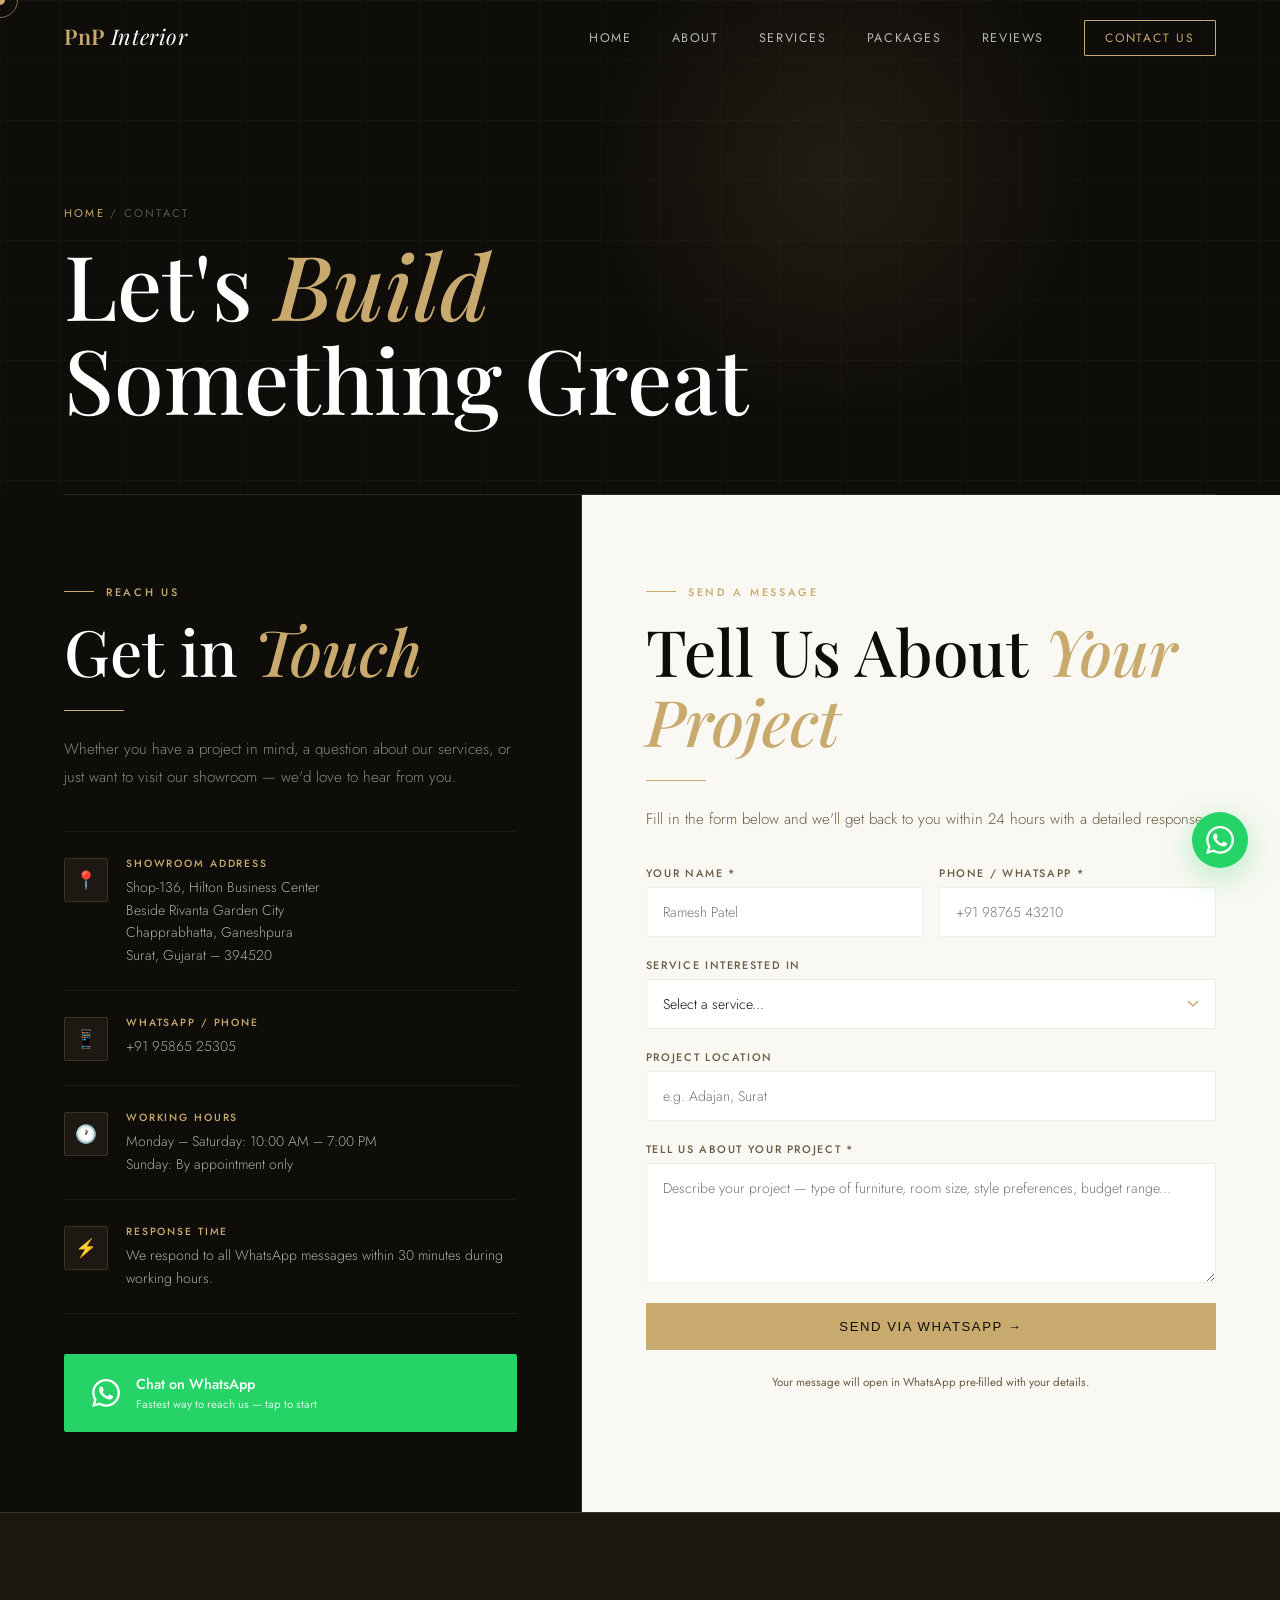
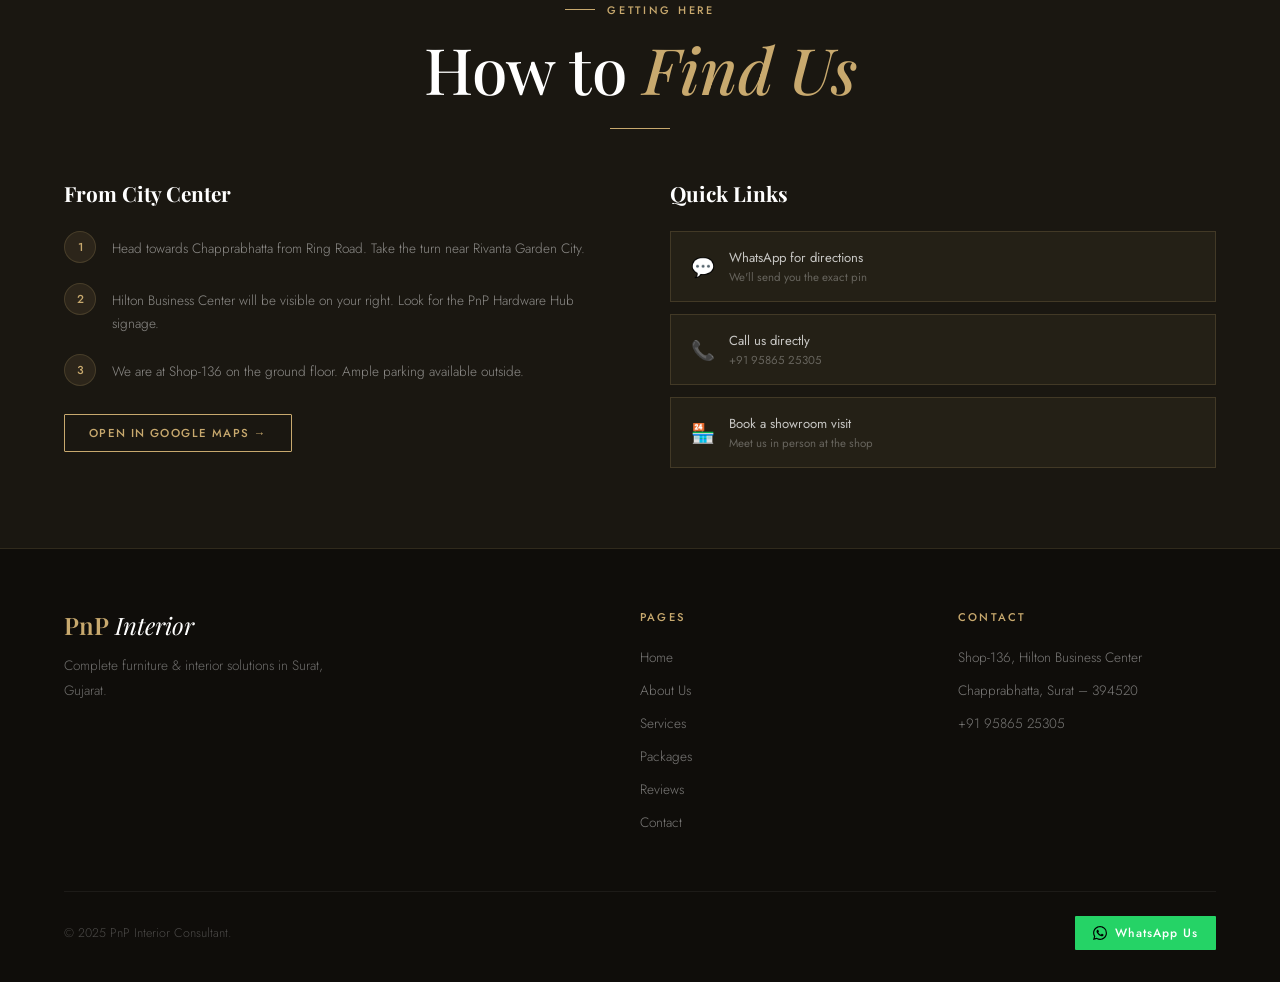
<file: contact.html>
<!DOCTYPE html>
<html lang="en">
<head>
<meta charset="UTF-8">
<meta name="viewport" content="width=device-width, initial-scale=1.0">
<title>Contact — PnP Interior Consultant</title>
<link rel="stylesheet" href="style.css">
<style>
.page-hero { min-height:55vh;background:var(--dark);display:flex;align-items:flex-end;padding:120px 5vw 70px;position:relative;overflow:hidden; }
.page-hero-bg { position:absolute;inset:0;background-image:linear-gradient(rgba(200,169,110,0.03) 1px,transparent 1px),linear-gradient(90deg,rgba(200,169,110,0.03) 1px,transparent 1px);background-size:60px 60px; }
.page-hero-glow { position:absolute;top:-80px;right:15%;width:500px;height:500px;background:radial-gradient(circle,rgba(200,169,110,0.1) 0%,transparent 70%); }
.page-hero-breadcrumb { font-size:0.7rem;letter-spacing:0.2em;text-transform:uppercase;color:rgba(255,255,255,0.3);margin-bottom:1rem; }
.page-hero-breadcrumb a { color:var(--gold);text-decoration:none; }
.page-hero-title { font-family:'Playfair Display',serif;font-size:clamp(3rem,7vw,6rem);font-weight:500;color:var(--white);line-height:1.05; }
.page-hero-title em { color:var(--gold);font-style:italic; }
.page-hero-line { position:absolute;bottom:0;left:5vw;right:5vw;height:1px;background:var(--border); }

/* CONTACT MAIN */
.contact-main {
  display:grid;grid-template-columns:1fr 1.2fr;
  gap:0;min-height:600px;
}
.contact-info-panel {
  background:var(--dark);
  padding:80px 5vw 80px 5vw;
  border-right:1px solid var(--border);
}
.contact-form-panel { padding:80px 5vw;background:var(--cream); }

.contact-details { display:flex;flex-direction:column;gap:0;margin-top:2.5rem; }
.contact-detail {
  display:flex;gap:18px;align-items:flex-start;
  padding:24px 0;border-bottom:1px solid rgba(200,169,110,0.08);
}
.contact-detail:first-child { border-top:1px solid rgba(200,169,110,0.08); }
.cd-icon { width:44px;height:44px;background:rgba(200,169,110,0.08);border:1px solid var(--border);display:flex;align-items:center;justify-content:center;font-size:1.1rem;flex-shrink:0;border-radius:2px;margin-top:2px; }
.cd-label { font-size:0.65rem;letter-spacing:0.18em;text-transform:uppercase;color:var(--gold);margin-bottom:5px;font-weight:500; }
.cd-value { font-size:0.88rem;color:rgba(255,255,255,0.65);font-weight:300;line-height:1.6; }

/* WHATSAPP MAIN CTA */
.wa-main-cta {
  display:flex;align-items:center;gap:16px;
  background:#25D366;
  padding:20px 28px;
  margin-top:2.5rem;
  border-radius:2px;
  text-decoration:none;
  transition:background 0.3s,transform 0.2s;
}
.wa-main-cta:hover { background:#1cb55a;transform:translateY(-2px); }
.wa-main-cta svg { width:28px;height:28px;fill:white;flex-shrink:0; }
.wa-cta-text { color:white; }
.wa-cta-title { font-size:0.9rem;font-weight:500;display:block; }
.wa-cta-sub { font-size:0.72rem;opacity:0.8;display:block;margin-top:2px; }

/* FORM */
.contact-form { display:flex;flex-direction:column;gap:20px;margin-top:2rem; }
.form-row { display:grid;grid-template-columns:1fr 1fr;gap:16px; }
.form-group { display:flex;flex-direction:column;gap:6px; }
.form-label { font-size:0.68rem;letter-spacing:0.15em;text-transform:uppercase;color:var(--mid);font-weight:500; }
.form-input, .form-select, .form-textarea {
  padding:14px 16px;
  background:var(--white);
  border:1px solid rgba(200,169,110,0.2);
  color:var(--dark);
  font-family:'Jost',sans-serif;
  font-size:0.88rem;font-weight:300;
  outline:none;
  transition:border-color 0.3s;
  border-radius:1px;
}
.form-input:focus,.form-select:focus,.form-textarea:focus { border-color:var(--gold); }
.form-textarea { resize:vertical;min-height:120px; }
.form-select { appearance:none;background-image:url("data:image/svg+xml,%3Csvg xmlns='http://www.w3.org/2000/svg' width='12' height='8' viewBox='0 0 12 8'%3E%3Cpath d='M1 1l5 5 5-5' stroke='%23C8A96E' stroke-width='1.5' fill='none'/%3E%3C/svg%3E");background-repeat:no-repeat;background-position:right 16px center; }
.form-submit {
  display:inline-flex;align-items:center;justify-content:center;gap:12px;
  background:var(--gold);color:var(--dark);
  padding:16px 40px;font-size:0.82rem;font-weight:500;letter-spacing:0.12em;text-transform:uppercase;
  border:none;cursor:pointer;transition:background 0.3s,transform 0.2s;border-radius:1px;
  width:100%;
}
.form-submit:hover { background:var(--gold-light);transform:translateY(-2px); }
.form-note { font-size:0.72rem;color:var(--mid);text-align:center;margin-top:4px; }

/* SUCCESS MSG */
.success-msg { display:none;background:rgba(200,169,110,0.1);border:1px solid var(--gold);padding:16px 20px;text-align:center;font-size:0.85rem;color:var(--gold-dark);border-radius:1px; }
.success-msg.show { display:block; }

/* DIRECTIONS */
.directions-section { background:var(--dark2);padding:80px 5vw;border-top:1px solid var(--border); }
.directions-grid { display:grid;grid-template-columns:1fr 1fr;gap:60px;margin-top:50px;align-items:start; }
.direction-step { display:flex;gap:16px;margin-bottom:20px; }
.dstep-num { width:32px;height:32px;background:rgba(200,169,110,0.1);border:1px solid var(--border);border-radius:50%;display:flex;align-items:center;justify-content:center;font-size:0.72rem;color:var(--gold);flex-shrink:0;font-weight:500; }
.dstep-text { font-size:0.85rem;color:rgba(255,255,255,0.5);font-weight:300;line-height:1.65;padding-top:6px; }

@media(max-width:900px){.contact-main{grid-template-columns:1fr;}.form-row{grid-template-columns:1fr;}.directions-grid{grid-template-columns:1fr;}}
</style>
</head>
<body>
<div class="cursor"></div><div class="cursor-ring"></div>
<nav class="navbar scrolled">
  <a href="index.html" class="nav-logo">PnP<span> Interior</span></a>
  <ul class="nav-links">
    <li><a href="index.html">Home</a></li><li><a href="about.html">About</a></li>
    <li><a href="services.html">Services</a></li><li><a href="packages.html">Packages</a></li>
    <li><a href="reviews.html">Reviews</a></li><li><a href="contact.html" class="active nav-cta">Contact Us</a></li>
  </ul>
  <div class="hamburger"><span></span><span></span><span></span></div>
</nav>
<div class="mobile-menu">
  <a href="index.html">Home</a><a href="about.html">About</a><a href="services.html">Services</a>
  <a href="packages.html">Packages</a><a href="reviews.html">Reviews</a><a href="contact.html" class="active">Contact Us</a>
</div>
<div class="page-wrapper">

<div class="page-hero">
  <div class="page-hero-bg"></div><div class="page-hero-glow"></div>
  <div style="position:relative;">
    <div class="page-hero-breadcrumb"><a href="index.html">Home</a> / Contact</div>
    <h1 class="page-hero-title">Let's <em>Build</em><br>Something Great</h1>
  </div>
  <div class="page-hero-line"></div>
</div>

<!-- CONTACT MAIN -->
<div class="contact-main">
  <div class="contact-info-panel reveal-left">
    <span class="eyebrow">Reach Us</span>
    <h2 class="display-title light">Get in <em>Touch</em></h2>
    <div class="gold-rule"></div>
    <p class="body-text light">Whether you have a project in mind, a question about our services, or just want to visit our showroom — we'd love to hear from you.</p>

    <div class="contact-details">
      <div class="contact-detail">
        <div class="cd-icon">📍</div>
        <div>
          <div class="cd-label">Showroom Address</div>
          <div class="cd-value">Shop-136, Hilton Business Center<br>Beside Rivanta Garden City<br>Chapprabhatta, Ganeshpura<br>Surat, Gujarat – 394520</div>
        </div>
      </div>
      <div class="contact-detail">
        <div class="cd-icon">📱</div>
        <div>
          <div class="cd-label">WhatsApp / Phone</div>
          <div class="cd-value">+91 95865 25305</div>
        </div>
      </div>
      <div class="contact-detail">
        <div class="cd-icon">🕐</div>
        <div>
          <div class="cd-label">Working Hours</div>
          <div class="cd-value">Monday – Saturday: 10:00 AM – 7:00 PM<br>Sunday: By appointment only</div>
        </div>
      </div>
      <div class="contact-detail">
        <div class="cd-icon">⚡</div>
        <div>
          <div class="cd-label">Response Time</div>
          <div class="cd-value">We respond to all WhatsApp messages within 30 minutes during working hours.</div>
        </div>
      </div>
    </div>

    <a href="https://wa.me/919586525305?text=Hello%20PnP%20Interior!%20I%27d%20like%20to%20discuss%20a%20project." target="_blank" class="wa-main-cta">
      <svg viewBox="0 0 24 24"><path d="M17.472 14.382c-.297-.149-1.758-.867-2.03-.967-.273-.099-.471-.148-.67.15-.197.297-.767.966-.94 1.164-.173.199-.347.223-.644.075-.297-.15-1.255-.463-2.39-1.475-.883-.788-1.48-1.761-1.653-2.059-.173-.297-.018-.458.13-.606.134-.133.298-.347.446-.52.149-.174.198-.298.298-.497.099-.198.05-.371-.025-.52-.075-.149-.669-1.612-.916-2.207-.242-.579-.487-.5-.669-.51-.173-.008-.371-.01-.57-.01-.198 0-.52.074-.792.372-.272.297-1.04 1.016-1.04 2.479 0 1.462 1.065 2.875 1.213 3.074.149.198 2.096 3.2 5.077 4.487.709.306 1.262.489 1.694.625.712.227 1.36.195 1.871.118.571-.085 1.758-.719 2.006-1.413.248-.694.248-1.289.173-1.413-.074-.124-.272-.198-.57-.347m-5.421 7.403h-.004a9.87 9.87 0 01-5.031-1.378l-.361-.214-3.741.982.998-3.648-.235-.374a9.86 9.86 0 01-1.51-5.26c.001-5.45 4.436-9.884 9.888-9.884 2.64 0 5.122 1.03 6.988 2.898a9.825 9.825 0 012.893 6.994c-.003 5.45-4.437 9.884-9.885 9.884m8.413-18.297A11.815 11.815 0 0012.05 0C5.495 0 .16 5.335.157 11.892c0 2.096.547 4.142 1.588 5.945L.057 24l6.305-1.654a11.882 11.882 0 005.683 1.448h.005c6.554 0 11.89-5.335 11.893-11.893a11.821 11.821 0 00-3.48-8.413z"/></svg>
      <div class="wa-cta-text">
        <span class="wa-cta-title">Chat on WhatsApp</span>
        <span class="wa-cta-sub">Fastest way to reach us — tap to start</span>
      </div>
    </a>
  </div>

  <div class="contact-form-panel reveal-right">
    <span class="eyebrow">Send a Message</span>
    <h2 class="display-title">Tell Us About <em>Your Project</em></h2>
    <div class="gold-rule"></div>
    <p class="body-text" style="margin-bottom:0;">Fill in the form below and we'll get back to you within 24 hours with a detailed response.</p>

    <div class="contact-form" id="contactForm">
      <div class="form-row">
        <div class="form-group">
          <label class="form-label">Your Name *</label>
          <input type="text" class="form-input" id="fname" placeholder="Ramesh Patel" required>
        </div>
        <div class="form-group">
          <label class="form-label">Phone / WhatsApp *</label>
          <input type="tel" class="form-input" id="fphone" placeholder="+91 98765 43210" required>
        </div>
      </div>
      <div class="form-group">
        <label class="form-label">Service Interested In</label>
        <select class="form-select form-input" id="fservice">
          <option value="">Select a service...</option>
          <option>Full Combo Package (Design + Materials + Labor)</option>
          <option>Design Only</option>
          <option>Materials / Hardware Supply</option>
          <option>Skilled Workforce / Labor</option>
          <option>Interior Consultation</option>
          <option>Just Enquiring</option>
        </select>
      </div>
      <div class="form-group">
        <label class="form-label">Project Location</label>
        <input type="text" class="form-input" id="flocation" placeholder="e.g. Adajan, Surat">
      </div>
      <div class="form-group">
        <label class="form-label">Tell Us About Your Project *</label>
        <textarea class="form-textarea form-input" id="fmessage" placeholder="Describe your project — type of furniture, room size, style preferences, budget range..." required></textarea>
      </div>
      <button type="button" class="form-submit" onclick="sendWhatsApp()">
        Send via WhatsApp →
      </button>
      <p class="form-note">Your message will open in WhatsApp pre-filled with your details.</p>
      <div class="success-msg" id="successMsg">✓ Opening WhatsApp with your message...</div>
    </div>
  </div>
</div>

<!-- HOW TO REACH -->
<section class="directions-section">
  <div class="reveal" style="text-align:center;">
    <span class="eyebrow" style="justify-content:center;">Getting Here</span>
    <h2 class="display-title light">How to <em>Find Us</em></h2>
    <div class="gold-rule center"></div>
  </div>
  <div class="directions-grid">
    <div class="reveal-left">
      <h3 style="font-family:'Playfair Display',serif;font-size:1.3rem;color:var(--white);margin-bottom:24px;">From City Center</h3>
      <div class="direction-step"><div class="dstep-num">1</div><div class="dstep-text">Head towards Chapprabhatta from Ring Road. Take the turn near Rivanta Garden City.</div></div>
      <div class="direction-step"><div class="dstep-num">2</div><div class="dstep-text">Hilton Business Center will be visible on your right. Look for the PnP Hardware Hub signage.</div></div>
      <div class="direction-step"><div class="dstep-num">3</div><div class="dstep-text">We are at Shop-136 on the ground floor. Ample parking available outside.</div></div>
      <div style="margin-top:28px;">
        <a href="https://maps.google.com/?q=Hilton+Business+Center+Chapprabhatta+Surat" target="_blank" class="btn-outline" style="font-size:0.72rem;padding:10px 24px;">Open in Google Maps →</a>
      </div>
    </div>
    <div class="reveal-right">
      <h3 style="font-family:'Playfair Display',serif;font-size:1.3rem;color:var(--white);margin-bottom:24px;">Quick Links</h3>
      <div style="display:flex;flex-direction:column;gap:12px;">
        <a href="https://wa.me/919586525305?text=Can%20you%20share%20your%20exact%20location?" target="_blank" style="display:flex;align-items:center;gap:14px;background:rgba(200,169,110,0.06);border:1px solid var(--border);padding:16px 20px;text-decoration:none;transition:border-color 0.3s;" onmouseover="this.style.borderColor='var(--gold)'" onmouseout="this.style.borderColor='var(--border)'">
          <span style="font-size:1.2rem;">💬</span>
          <div><div style="font-size:0.82rem;color:rgba(255,255,255,0.75);font-weight:400;">WhatsApp for directions</div><div style="font-size:0.72rem;color:rgba(255,255,255,0.3);margin-top:2px;">We'll send you the exact pin</div></div>
        </a>
        <a href="tel:+919586525305" style="display:flex;align-items:center;gap:14px;background:rgba(200,169,110,0.06);border:1px solid var(--border);padding:16px 20px;text-decoration:none;transition:border-color 0.3s;" onmouseover="this.style.borderColor='var(--gold)'" onmouseout="this.style.borderColor='var(--border)'">
          <span style="font-size:1.2rem;">📞</span>
          <div><div style="font-size:0.82rem;color:rgba(255,255,255,0.75);font-weight:400;">Call us directly</div><div style="font-size:0.72rem;color:rgba(255,255,255,0.3);margin-top:2px;">+91 95865 25305</div></div>
        </a>
        <a href="https://wa.me/919586525305?text=I%27d%20like%20to%20book%20a%20showroom%20visit." target="_blank" style="display:flex;align-items:center;gap:14px;background:rgba(200,169,110,0.06);border:1px solid var(--border);padding:16px 20px;text-decoration:none;transition:border-color 0.3s;" onmouseover="this.style.borderColor='var(--gold)'" onmouseout="this.style.borderColor='var(--border)'">
          <span style="font-size:1.2rem;">🏪</span>
          <div><div style="font-size:0.82rem;color:rgba(255,255,255,0.75);font-weight:400;">Book a showroom visit</div><div style="font-size:0.72rem;color:rgba(255,255,255,0.3);margin-top:2px;">Meet us in person at the shop</div></div>
        </a>
      </div>
    </div>
  </div>
</section>

</div>
<footer>
  <div class="footer-grid">
    <div><div class="footer-brand">PnP<span> Interior</span></div><p class="footer-desc">Complete furniture & interior solutions in Surat, Gujarat.</p></div>
    <div class="footer-col"><h4>Pages</h4><ul><li><a href="index.html">Home</a></li><li><a href="about.html">About Us</a></li><li><a href="services.html">Services</a></li><li><a href="packages.html">Packages</a></li><li><a href="reviews.html">Reviews</a></li><li><a href="contact.html">Contact</a></li></ul></div>
    <div class="footer-col"><h4>Contact</h4><ul><li><a href="#">Shop-136, Hilton Business Center</a></li><li><a href="#">Chapprabhatta, Surat – 394520</a></li><li><a href="https://wa.me/919586525305" target="_blank">+91 95865 25305</a></li></ul></div>
  </div>
  <div class="footer-bottom"><span class="footer-copy">© 2025 PnP Interior Consultant.</span><a href="https://wa.me/919586525305" target="_blank" class="footer-wa"><svg viewBox="0 0 24 24"><path d="M17.472 14.382c-.297-.149-1.758-.867-2.03-.967-.273-.099-.471-.148-.67.15-.197.297-.767.966-.94 1.164-.173.199-.347.223-.644.075-.297-.15-1.255-.463-2.39-1.475-.883-.788-1.48-1.761-1.653-2.059-.173-.297-.018-.458.13-.606.134-.133.298-.347.446-.52.149-.174.198-.298.298-.497.099-.198.05-.371-.025-.52-.075-.149-.669-1.612-.916-2.207-.242-.579-.487-.5-.669-.51-.173-.008-.371-.01-.57-.01-.198 0-.52.074-.792.372-.272.297-1.04 1.016-1.04 2.479 0 1.462 1.065 2.875 1.213 3.074.149.198 2.096 3.2 5.077 4.487.709.306 1.262.489 1.694.625.712.227 1.36.195 1.871.118.571-.085 1.758-.719 2.006-1.413.248-.694.248-1.289.173-1.413-.074-.124-.272-.198-.57-.347m-5.421 7.403h-.004a9.87 9.87 0 01-5.031-1.378l-.361-.214-3.741.982.998-3.648-.235-.374a9.86 9.86 0 01-1.51-5.26c.001-5.45 4.436-9.884 9.888-9.884 2.64 0 5.122 1.03 6.988 2.898a9.825 9.825 0 012.893 6.994c-.003 5.45-4.437 9.884-9.885 9.884m8.413-18.297A11.815 11.815 0 0012.05 0C5.495 0 .16 5.335.157 11.892c0 2.096.547 4.142 1.588 5.945L.057 24l6.305-1.654a11.882 11.882 0 005.683 1.448h.005c6.554 0 11.89-5.335 11.893-11.893a11.821 11.821 0 00-3.48-8.413z"/></svg>WhatsApp Us</a></div>
</footer>
<a href="https://wa.me/919586525305" target="_blank" class="wa-float"><svg viewBox="0 0 24 24"><path d="M17.472 14.382c-.297-.149-1.758-.867-2.03-.967-.273-.099-.471-.148-.67.15-.197.297-.767.966-.94 1.164-.173.199-.347.223-.644.075-.297-.15-1.255-.463-2.39-1.475-.883-.788-1.48-1.761-1.653-2.059-.173-.297-.018-.458.13-.606.134-.133.298-.347.446-.52.149-.174.198-.298.298-.497.099-.198.05-.371-.025-.52-.075-.149-.669-1.612-.916-2.207-.242-.579-.487-.5-.669-.51-.173-.008-.371-.01-.57-.01-.198 0-.52.074-.792.372-.272.297-1.04 1.016-1.04 2.479 0 1.462 1.065 2.875 1.213 3.074.149.198 2.096 3.2 5.077 4.487.709.306 1.262.489 1.694.625.712.227 1.36.195 1.871.118.571-.085 1.758-.719 2.006-1.413.248-.694.248-1.289.173-1.413-.074-.124-.272-.198-.57-.347m-5.421 7.403h-.004a9.87 9.87 0 01-5.031-1.378l-.361-.214-3.741.982.998-3.648-.235-.374a9.86 9.86 0 01-1.51-5.26c.001-5.45 4.436-9.884 9.888-9.884 2.64 0 5.122 1.03 6.988 2.898a9.825 9.825 0 012.893 6.994c-.003 5.45-4.437 9.884-9.885 9.884m8.413-18.297A11.815 11.815 0 0012.05 0C5.495 0 .16 5.335.157 11.892c0 2.096.547 4.142 1.588 5.945L.057 24l6.305-1.654a11.882 11.882 0 005.683 1.448h.005c6.554 0 11.89-5.335 11.893-11.893a11.821 11.821 0 00-3.48-8.413z"/></svg></a>
<script src="main.js"></script>
<script>
function sendWhatsApp() {
  const name = document.getElementById('fname').value.trim();
  const phone = document.getElementById('fphone').value.trim();
  const service = document.getElementById('fservice').value;
  const location = document.getElementById('flocation').value.trim();
  const message = document.getElementById('fmessage').value.trim();
  if (!name || !phone || !message) { alert('Please fill in your name, phone, and project description.'); return; }
  let wa = `Hello PnP Interior! I'd like to enquire about your services.\n\n`;
  wa += `*Name:* ${name}\n*Phone:* ${phone}\n`;
  if (service) wa += `*Service:* ${service}\n`;
  if (location) wa += `*Location:* ${location}\n`;
  wa += `\n*Project Details:*\n${message}`;
  document.getElementById('successMsg').classList.add('show');
  setTimeout(() => { window.open(`https://wa.me/919586525305?text=${encodeURIComponent(wa)}`, '_blank'); }, 500);
}
</script>
</body>
</html>
</file>
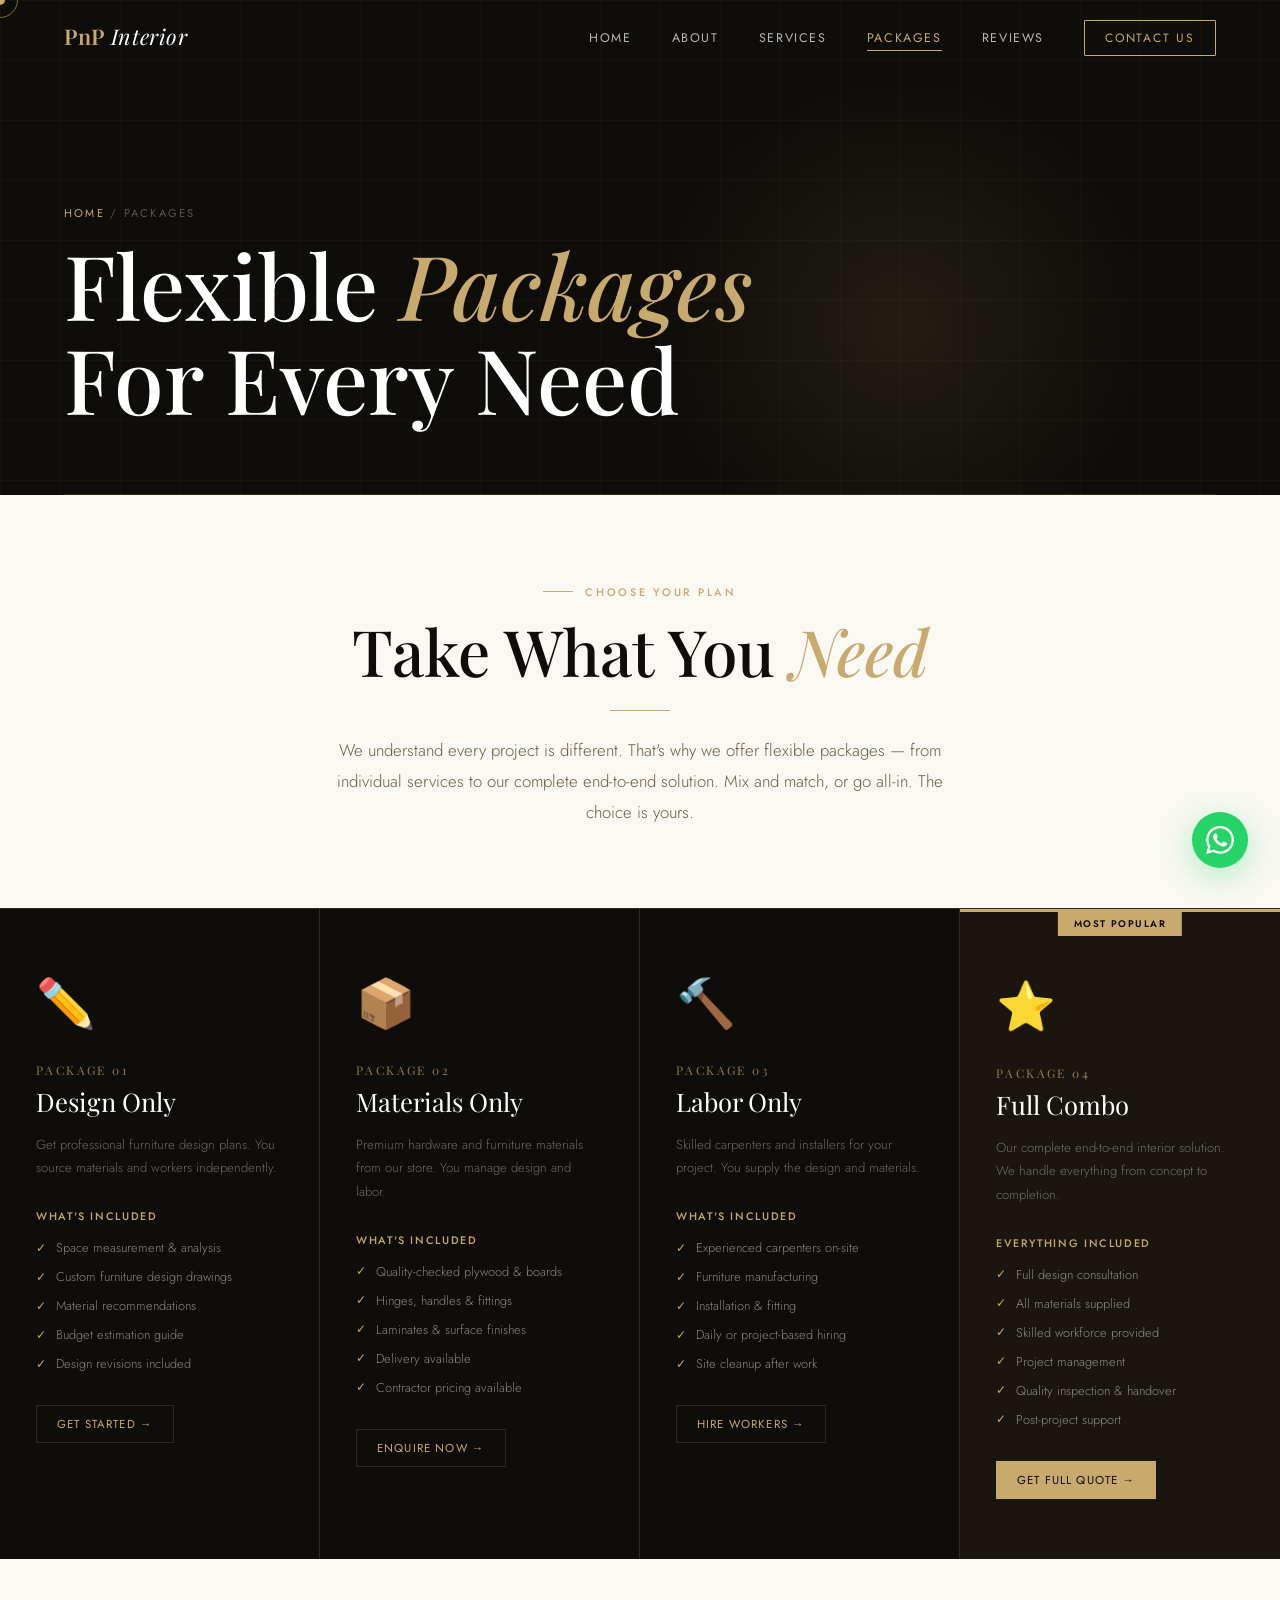
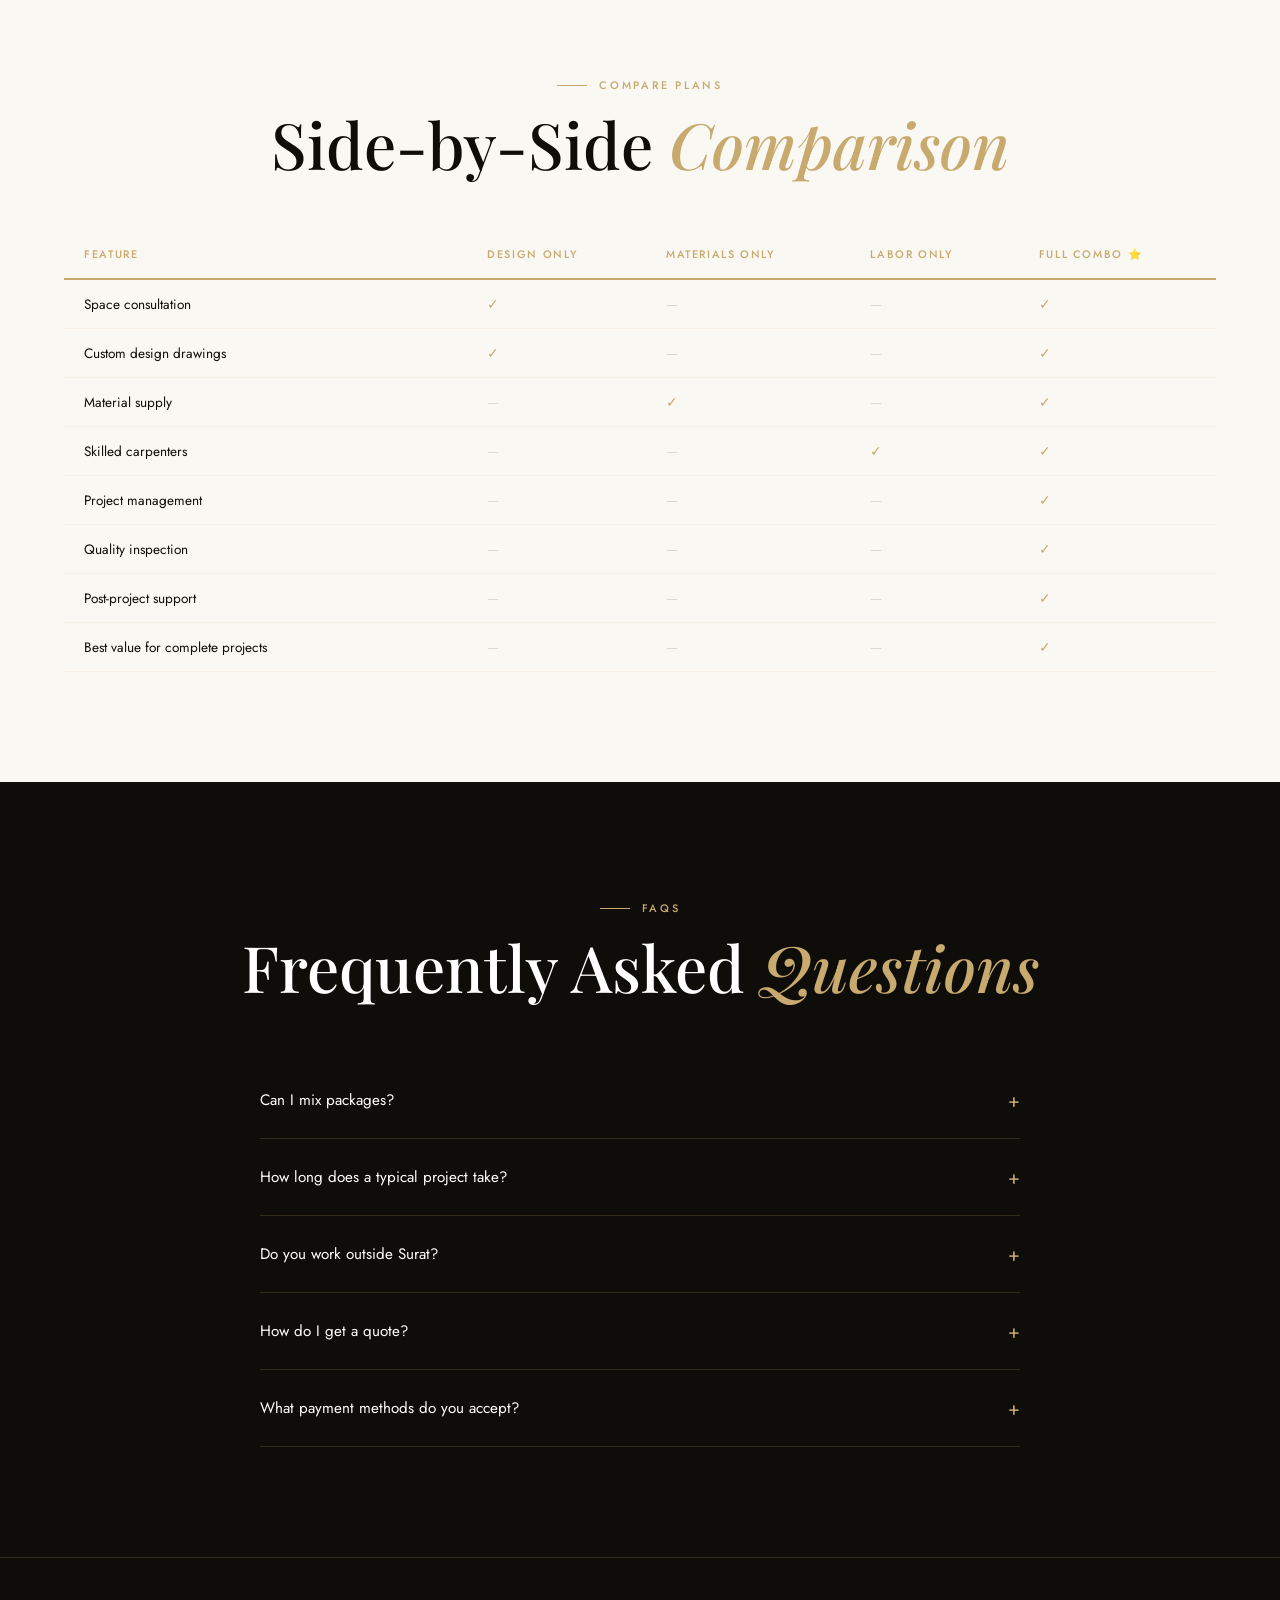
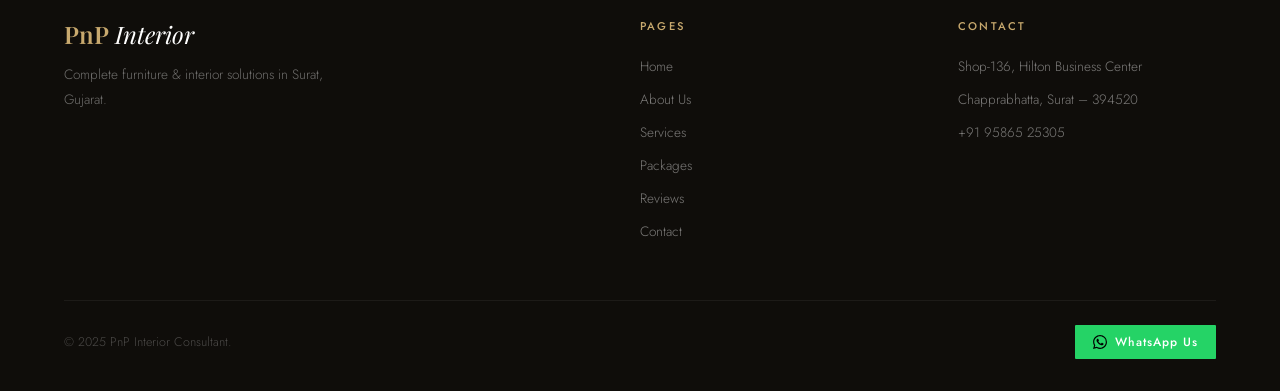
<file: packages.html>
<!DOCTYPE html>
<html lang="en">
<head>
<meta charset="UTF-8">
<meta name="viewport" content="width=device-width, initial-scale=1.0">
<title>Packages — PnP Interior Consultant</title>
<link rel="stylesheet" href="style.css">
<style>
.page-hero { min-height:55vh;background:var(--dark);display:flex;align-items:flex-end;padding:120px 5vw 70px;position:relative;overflow:hidden; }
.page-hero-bg { position:absolute;inset:0;background-image:linear-gradient(rgba(200,169,110,0.03) 1px,transparent 1px),linear-gradient(90deg,rgba(200,169,110,0.03) 1px,transparent 1px);background-size:60px 60px; }
.page-hero-glow { position:absolute;bottom:-80px;right:10%;width:500px;height:500px;background:radial-gradient(circle,rgba(200,169,110,0.1) 0%,transparent 70%); }
.page-hero-breadcrumb { font-size:0.7rem;letter-spacing:0.2em;text-transform:uppercase;color:rgba(255,255,255,0.3);margin-bottom:1rem; }
.page-hero-breadcrumb a { color:var(--gold);text-decoration:none; }
.page-hero-title { font-family:'Playfair Display',serif;font-size:clamp(3rem,7vw,6rem);font-weight:500;color:var(--white);line-height:1.05; }
.page-hero-title em { color:var(--gold);font-style:italic; }
.page-hero-line { position:absolute;bottom:0;left:5vw;right:5vw;height:1px;background:var(--border); }

.packages-intro { background:var(--cream);padding:80px 5vw;text-align:center; }
.packages-intro p { font-size:1.05rem;color:var(--mid);font-weight:300;line-height:1.85;max-width:640px;margin:0 auto; }

.packages-grid {
  display:grid;grid-template-columns:repeat(4,1fr);
  gap:0;background:var(--dark);
  border-top:1px solid var(--border);
}
.pkg {
  border-right:1px solid var(--border);
  padding:60px 36px;
  position:relative;overflow:hidden;
  transition:background var(--transition);
}
.pkg:last-child { border-right:none; }
.pkg:hover { background:rgba(200,169,110,0.04); }
.pkg.featured { background:rgba(200,169,110,0.06);border-top:3px solid var(--gold); }
.pkg-badge { position:absolute;top:0;left:50%;transform:translateX(-50%);background:var(--gold);color:var(--dark);font-size:0.6rem;font-weight:600;letter-spacing:0.15em;text-transform:uppercase;padding:5px 16px; }
.pkg-icon { font-size:3rem;margin-bottom:24px;display:block; }
.pkg-num { font-family:'Playfair Display',serif;font-size:0.75rem;letter-spacing:0.2em;text-transform:uppercase;color:var(--gold);margin-bottom:8px;opacity:0.7; }
.pkg-name { font-family:'Playfair Display',serif;font-size:1.6rem;color:var(--white);margin-bottom:16px;line-height:1.2; }
.pkg-desc { font-size:0.82rem;color:rgba(255,255,255,0.38);font-weight:300;line-height:1.8;margin-bottom:28px; }
.pkg-includes { font-size:0.68rem;letter-spacing:0.15em;text-transform:uppercase;color:var(--gold);margin-bottom:14px;font-weight:500; }
.pkg-list { list-style:none;display:flex;flex-direction:column;gap:10px; }
.pkg-list li { font-size:0.8rem;color:rgba(255,255,255,0.5);font-weight:300;display:flex;align-items:center;gap:10px; }
.pkg-list li::before { content:'✓';color:var(--gold);font-size:0.75rem;flex-shrink:0; }
.pkg-cta { display:inline-flex;align-items:center;gap:8px;font-size:0.72rem;color:var(--gold);letter-spacing:0.1em;text-transform:uppercase;text-decoration:none;margin-top:32px;border:1px solid var(--border);padding:10px 20px;transition:border-color 0.3s,background 0.3s; }
.pkg-cta:hover { border-color:var(--gold);background:rgba(200,169,110,0.1); }
.pkg.featured .pkg-cta { background:var(--gold);color:var(--dark);border-color:var(--gold); }
.pkg.featured .pkg-cta:hover { background:var(--gold-light); }

.compare-section { padding:110px 5vw;background:var(--cream); }
.compare-table { width:100%;border-collapse:collapse;margin-top:50px; }
.compare-table th { padding:16px 20px;font-size:0.68rem;letter-spacing:0.15em;text-transform:uppercase;color:var(--gold);font-weight:500;border-bottom:2px solid var(--gold);text-align:left; }
.compare-table th:first-child { width:35%; }
.compare-table td { padding:14px 20px;font-size:0.85rem;font-weight:300;border-bottom:1px solid rgba(200,169,110,0.1);color:var(--mid); }
.compare-table td:first-child { color:var(--dark);font-weight:400; }
.compare-table td.yes { color:var(--gold); }
.compare-table td.no { color:rgba(0,0,0,0.2); }
.compare-table tr:hover td { background:rgba(200,169,110,0.04); }

.faq-section { background:var(--dark);padding:110px 5vw; }
.faq-list { max-width:760px;margin:60px auto 0; }
.faq-item { border-bottom:1px solid var(--border); }
.faq-q {
  padding:24px 0;display:flex;justify-content:space-between;align-items:center;
  cursor:none;
  font-size:0.95rem;color:var(--white);font-weight:400;
}
.faq-q:hover { color:var(--gold); }
.faq-arrow { color:var(--gold);font-size:1.2rem;transition:transform 0.3s; }
.faq-item.open .faq-arrow { transform:rotate(45deg); }
.faq-a { display:none;padding-bottom:20px;font-size:0.85rem;color:rgba(255,255,255,0.4);font-weight:300;line-height:1.8; }
.faq-item.open .faq-a { display:block; }

@media(max-width:900px){.packages-grid{grid-template-columns:1fr 1fr;}.pkg{border-bottom:1px solid var(--border);border-right:1px solid var(--border);}.pkg:nth-child(2n){border-right:none;}}
@media(max-width:600px){.packages-grid{grid-template-columns:1fr;}.pkg{border-right:none;}}
</style>
</head>
<body>
<div class="cursor"></div><div class="cursor-ring"></div>
<nav class="navbar scrolled">
  <a href="index.html" class="nav-logo">PnP<span> Interior</span></a>
  <ul class="nav-links">
    <li><a href="index.html">Home</a></li><li><a href="about.html">About</a></li>
    <li><a href="services.html">Services</a></li><li><a href="packages.html" class="active">Packages</a></li>
    <li><a href="reviews.html">Reviews</a></li><li><a href="contact.html" class="nav-cta">Contact Us</a></li>
  </ul>
  <div class="hamburger"><span></span><span></span><span></span></div>
</nav>
<div class="mobile-menu">
  <a href="index.html">Home</a><a href="about.html">About</a><a href="services.html">Services</a>
  <a href="packages.html" class="active">Packages</a><a href="reviews.html">Reviews</a><a href="contact.html">Contact Us</a>
</div>
<div class="page-wrapper">

<div class="page-hero">
  <div class="page-hero-bg"></div><div class="page-hero-glow"></div>
  <div style="position:relative;">
    <div class="page-hero-breadcrumb"><a href="index.html">Home</a> / Packages</div>
    <h1 class="page-hero-title">Flexible <em>Packages</em><br>For Every Need</h1>
  </div>
  <div class="page-hero-line"></div>
</div>

<div class="packages-intro reveal">
  <span class="eyebrow" style="justify-content:center;">Choose Your Plan</span>
  <h2 class="display-title" style="margin-bottom:1rem;">Take What You <em>Need</em></h2>
  <div class="gold-rule center"></div>
  <p>We understand every project is different. That's why we offer flexible packages — from individual services to our complete end-to-end solution. Mix and match, or go all-in. The choice is yours.</p>
</div>

<!-- PACKAGES -->
<div class="packages-grid" data-stagger>
  <div class="pkg reveal">
    <span class="pkg-icon">✏️</span>
    <div class="pkg-num">Package 01</div>
    <div class="pkg-name">Design Only</div>
    <p class="pkg-desc">Get professional furniture design plans. You source materials and workers independently.</p>
    <div class="pkg-includes">What's Included</div>
    <ul class="pkg-list">
      <li>Space measurement & analysis</li>
      <li>Custom furniture design drawings</li>
      <li>Material recommendations</li>
      <li>Budget estimation guide</li>
      <li>Design revisions included</li>
    </ul>
    <a href="contact.html" class="pkg-cta">Get Started →</a>
  </div>
  <div class="pkg reveal">
    <span class="pkg-icon">📦</span>
    <div class="pkg-num">Package 02</div>
    <div class="pkg-name">Materials Only</div>
    <p class="pkg-desc">Premium hardware and furniture materials from our store. You manage design and labor.</p>
    <div class="pkg-includes">What's Included</div>
    <ul class="pkg-list">
      <li>Quality-checked plywood & boards</li>
      <li>Hinges, handles & fittings</li>
      <li>Laminates & surface finishes</li>
      <li>Delivery available</li>
      <li>Contractor pricing available</li>
    </ul>
    <a href="contact.html" class="pkg-cta">Enquire Now →</a>
  </div>
  <div class="pkg reveal">
    <span class="pkg-icon">🔨</span>
    <div class="pkg-num">Package 03</div>
    <div class="pkg-name">Labor Only</div>
    <p class="pkg-desc">Skilled carpenters and installers for your project. You supply the design and materials.</p>
    <div class="pkg-includes">What's Included</div>
    <ul class="pkg-list">
      <li>Experienced carpenters on-site</li>
      <li>Furniture manufacturing</li>
      <li>Installation & fitting</li>
      <li>Daily or project-based hiring</li>
      <li>Site cleanup after work</li>
    </ul>
    <a href="contact.html" class="pkg-cta">Hire Workers →</a>
  </div>
  <div class="pkg featured reveal">
    <span class="pkg-badge">Most Popular</span>
    <span class="pkg-icon">⭐</span>
    <div class="pkg-num">Package 04</div>
    <div class="pkg-name">Full Combo</div>
    <p class="pkg-desc">Our complete end-to-end interior solution. We handle everything from concept to completion.</p>
    <div class="pkg-includes">Everything Included</div>
    <ul class="pkg-list">
      <li>Full design consultation</li>
      <li>All materials supplied</li>
      <li>Skilled workforce provided</li>
      <li>Project management</li>
      <li>Quality inspection & handover</li>
      <li>Post-project support</li>
    </ul>
    <a href="contact.html" class="pkg-cta">Get Full Quote →</a>
  </div>
</div>

<!-- COMPARE TABLE -->
<section class="compare-section">
  <div class="reveal" style="text-align:center;">
    <span class="eyebrow" style="justify-content:center;">Compare Plans</span>
    <h2 class="display-title">Side-by-Side <em>Comparison</em></h2>
  </div>
  <div style="overflow-x:auto;" class="reveal">
    <table class="compare-table">
      <thead>
        <tr>
          <th>Feature</th>
          <th>Design Only</th>
          <th>Materials Only</th>
          <th>Labor Only</th>
          <th>Full Combo ⭐</th>
        </tr>
      </thead>
      <tbody>
        <tr><td>Space consultation</td><td class="yes">✓</td><td class="no">—</td><td class="no">—</td><td class="yes">✓</td></tr>
        <tr><td>Custom design drawings</td><td class="yes">✓</td><td class="no">—</td><td class="no">—</td><td class="yes">✓</td></tr>
        <tr><td>Material supply</td><td class="no">—</td><td class="yes">✓</td><td class="no">—</td><td class="yes">✓</td></tr>
        <tr><td>Skilled carpenters</td><td class="no">—</td><td class="no">—</td><td class="yes">✓</td><td class="yes">✓</td></tr>
        <tr><td>Project management</td><td class="no">—</td><td class="no">—</td><td class="no">—</td><td class="yes">✓</td></tr>
        <tr><td>Quality inspection</td><td class="no">—</td><td class="no">—</td><td class="no">—</td><td class="yes">✓</td></tr>
        <tr><td>Post-project support</td><td class="no">—</td><td class="no">—</td><td class="no">—</td><td class="yes">✓</td></tr>
        <tr><td>Best value for complete projects</td><td class="no">—</td><td class="no">—</td><td class="no">—</td><td class="yes">✓</td></tr>
      </tbody>
    </table>
  </div>
</section>

<!-- FAQ -->
<section class="faq-section">
  <div class="reveal" style="text-align:center;">
    <span class="eyebrow" style="justify-content:center;">FAQs</span>
    <h2 class="display-title light">Frequently Asked <em>Questions</em></h2>
  </div>
  <div class="faq-list">
    <div class="faq-item reveal">
      <div class="faq-q">Can I mix packages? <span class="faq-arrow">+</span></div>
      <div class="faq-a">Absolutely. You can combine any services based on your needs. For example, take design and materials from us but arrange your own workers. We're flexible — just tell us what you need.</div>
    </div>
    <div class="faq-item reveal">
      <div class="faq-q">How long does a typical project take? <span class="faq-arrow">+</span></div>
      <div class="faq-a">It depends on the scope. A single room (like a bedroom wardrobe) typically takes 1–2 weeks. A full home interior can take 4–8 weeks. We give you a clear timeline at the start of every project.</div>
    </div>
    <div class="faq-item reveal">
      <div class="faq-q">Do you work outside Surat? <span class="faq-arrow">+</span></div>
      <div class="faq-a">Our primary service area is Surat and nearby areas. For material supply, we can arrange delivery to a wider radius. Contact us with your location and we'll let you know what's possible.</div>
    </div>
    <div class="faq-item reveal">
      <div class="faq-q">How do I get a quote? <span class="faq-arrow">+</span></div>
      <div class="faq-a">Simply WhatsApp us or fill out our contact form. Share your requirements and we'll provide a detailed, no-obligation quote within 24 hours.</div>
    </div>
    <div class="faq-item reveal">
      <div class="faq-q">What payment methods do you accept? <span class="faq-arrow">+</span></div>
      <div class="faq-a">We accept cash, UPI (GPay, PhonePe, Paytm), and bank transfer. We typically work with a 50% advance to begin and 50% on completion.</div>
    </div>
  </div>
</section>

</div>
<footer>
  <div class="footer-grid">
    <div><div class="footer-brand">PnP<span> Interior</span></div><p class="footer-desc">Complete furniture & interior solutions in Surat, Gujarat.</p></div>
    <div class="footer-col"><h4>Pages</h4><ul><li><a href="index.html">Home</a></li><li><a href="about.html">About Us</a></li><li><a href="services.html">Services</a></li><li><a href="packages.html">Packages</a></li><li><a href="reviews.html">Reviews</a></li><li><a href="contact.html">Contact</a></li></ul></div>
    <div class="footer-col"><h4>Contact</h4><ul><li><a href="#">Shop-136, Hilton Business Center</a></li><li><a href="#">Chapprabhatta, Surat – 394520</a></li><li><a href="https://wa.me/919586525305" target="_blank">+91 95865 25305</a></li></ul></div>
  </div>
  <div class="footer-bottom"><span class="footer-copy">© 2025 PnP Interior Consultant.</span><a href="https://wa.me/919586525305" target="_blank" class="footer-wa"><svg viewBox="0 0 24 24"><path d="M17.472 14.382c-.297-.149-1.758-.867-2.03-.967-.273-.099-.471-.148-.67.15-.197.297-.767.966-.94 1.164-.173.199-.347.223-.644.075-.297-.15-1.255-.463-2.39-1.475-.883-.788-1.48-1.761-1.653-2.059-.173-.297-.018-.458.13-.606.134-.133.298-.347.446-.52.149-.174.198-.298.298-.497.099-.198.05-.371-.025-.52-.075-.149-.669-1.612-.916-2.207-.242-.579-.487-.5-.669-.51-.173-.008-.371-.01-.57-.01-.198 0-.52.074-.792.372-.272.297-1.04 1.016-1.04 2.479 0 1.462 1.065 2.875 1.213 3.074.149.198 2.096 3.2 5.077 4.487.709.306 1.262.489 1.694.625.712.227 1.36.195 1.871.118.571-.085 1.758-.719 2.006-1.413.248-.694.248-1.289.173-1.413-.074-.124-.272-.198-.57-.347m-5.421 7.403h-.004a9.87 9.87 0 01-5.031-1.378l-.361-.214-3.741.982.998-3.648-.235-.374a9.86 9.86 0 01-1.51-5.26c.001-5.45 4.436-9.884 9.888-9.884 2.64 0 5.122 1.03 6.988 2.898a9.825 9.825 0 012.893 6.994c-.003 5.45-4.437 9.884-9.885 9.884m8.413-18.297A11.815 11.815 0 0012.05 0C5.495 0 .16 5.335.157 11.892c0 2.096.547 4.142 1.588 5.945L.057 24l6.305-1.654a11.882 11.882 0 005.683 1.448h.005c6.554 0 11.89-5.335 11.893-11.893a11.821 11.821 0 00-3.48-8.413z"/></svg>WhatsApp Us</a></div>
</footer>
<a href="https://wa.me/919586525305" target="_blank" class="wa-float"><svg viewBox="0 0 24 24"><path d="M17.472 14.382c-.297-.149-1.758-.867-2.03-.967-.273-.099-.471-.148-.67.15-.197.297-.767.966-.94 1.164-.173.199-.347.223-.644.075-.297-.15-1.255-.463-2.39-1.475-.883-.788-1.48-1.761-1.653-2.059-.173-.297-.018-.458.13-.606.134-.133.298-.347.446-.52.149-.174.198-.298.298-.497.099-.198.05-.371-.025-.52-.075-.149-.669-1.612-.916-2.207-.242-.579-.487-.5-.669-.51-.173-.008-.371-.01-.57-.01-.198 0-.52.074-.792.372-.272.297-1.04 1.016-1.04 2.479 0 1.462 1.065 2.875 1.213 3.074.149.198 2.096 3.2 5.077 4.487.709.306 1.262.489 1.694.625.712.227 1.36.195 1.871.118.571-.085 1.758-.719 2.006-1.413.248-.694.248-1.289.173-1.413-.074-.124-.272-.198-.57-.347m-5.421 7.403h-.004a9.87 9.87 0 01-5.031-1.378l-.361-.214-3.741.982.998-3.648-.235-.374a9.86 9.86 0 01-1.51-5.26c.001-5.45 4.436-9.884 9.888-9.884 2.64 0 5.122 1.03 6.988 2.898a9.825 9.825 0 012.893 6.994c-.003 5.45-4.437 9.884-9.885 9.884m8.413-18.297A11.815 11.815 0 0012.05 0C5.495 0 .16 5.335.157 11.892c0 2.096.547 4.142 1.588 5.945L.057 24l6.305-1.654a11.882 11.882 0 005.683 1.448h.005c6.554 0 11.89-5.335 11.893-11.893a11.821 11.821 0 00-3.48-8.413z"/></svg></a>
<script src="main.js"></script>
<script>
document.querySelectorAll('.faq-q').forEach(q => {
  q.addEventListener('click', () => {
    const item = q.parentElement;
    item.classList.toggle('open');
  });
});
</script>
</body>
</html>
</file>
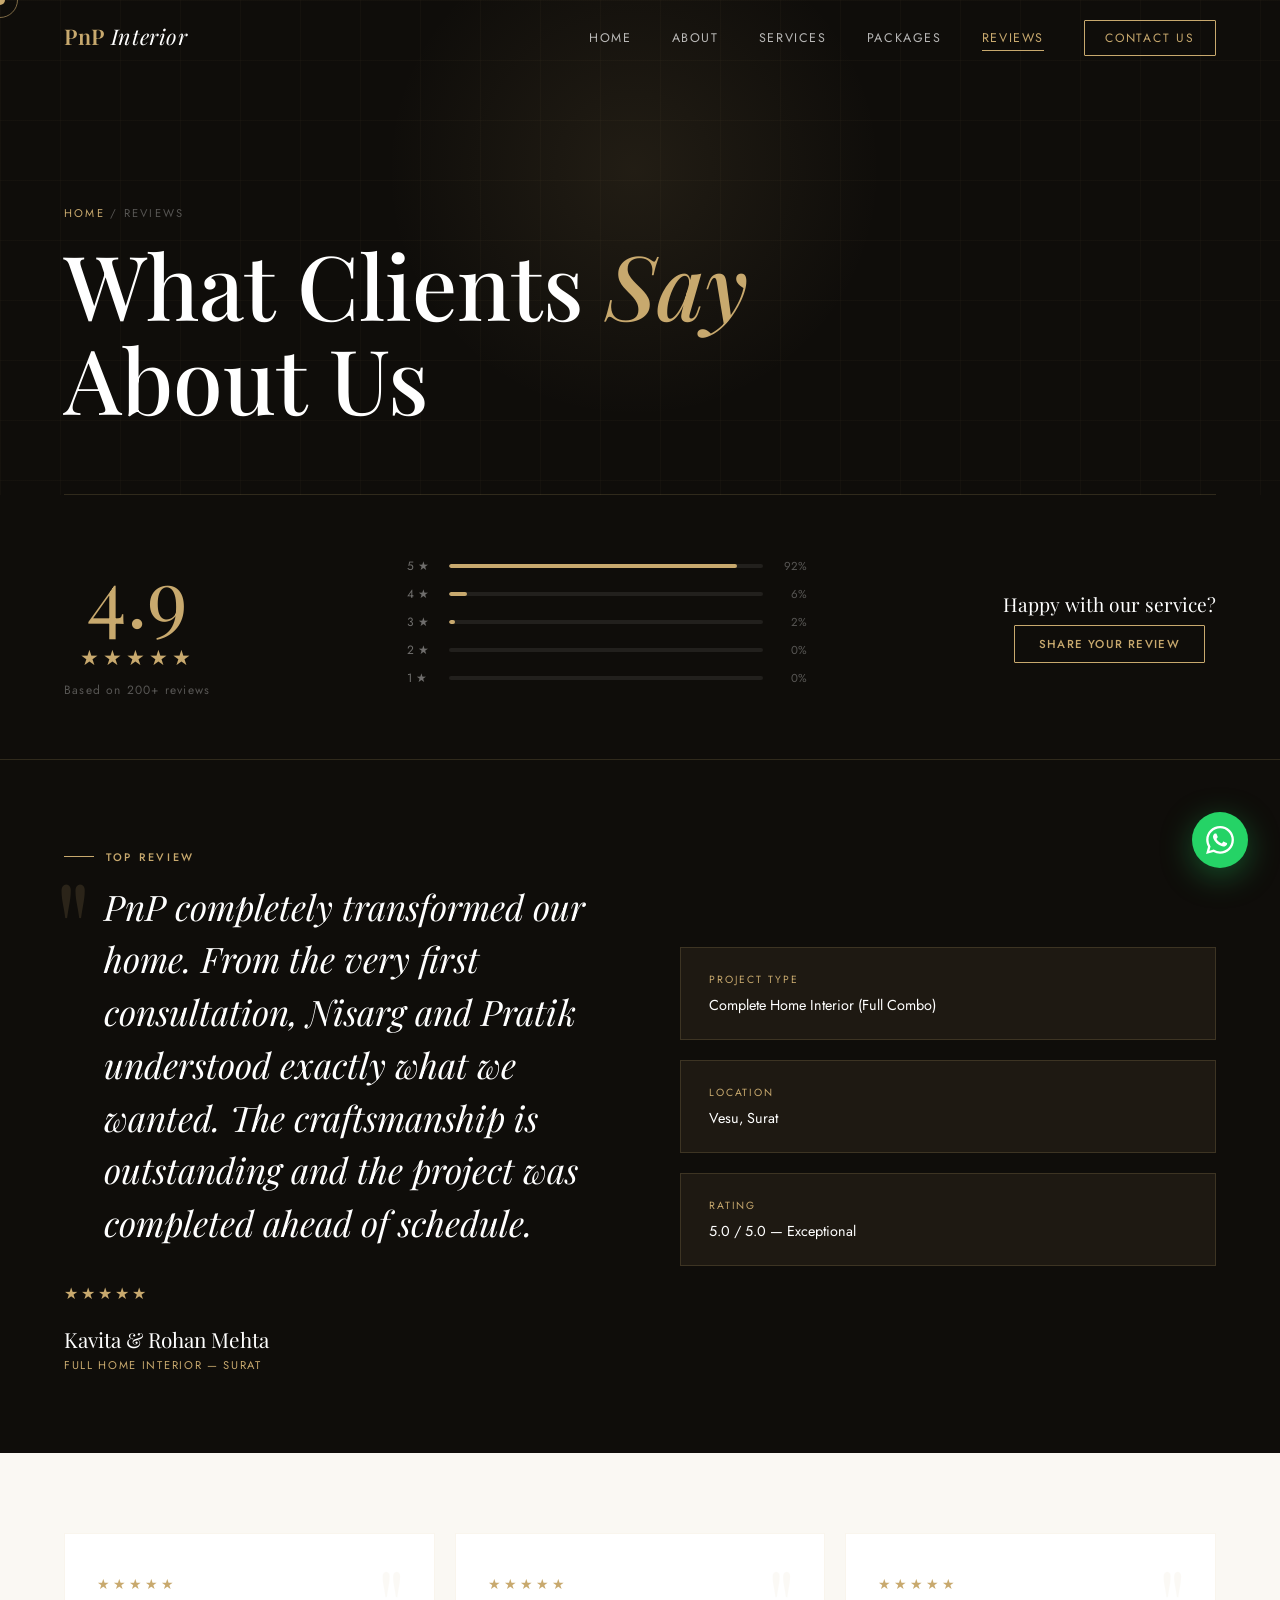
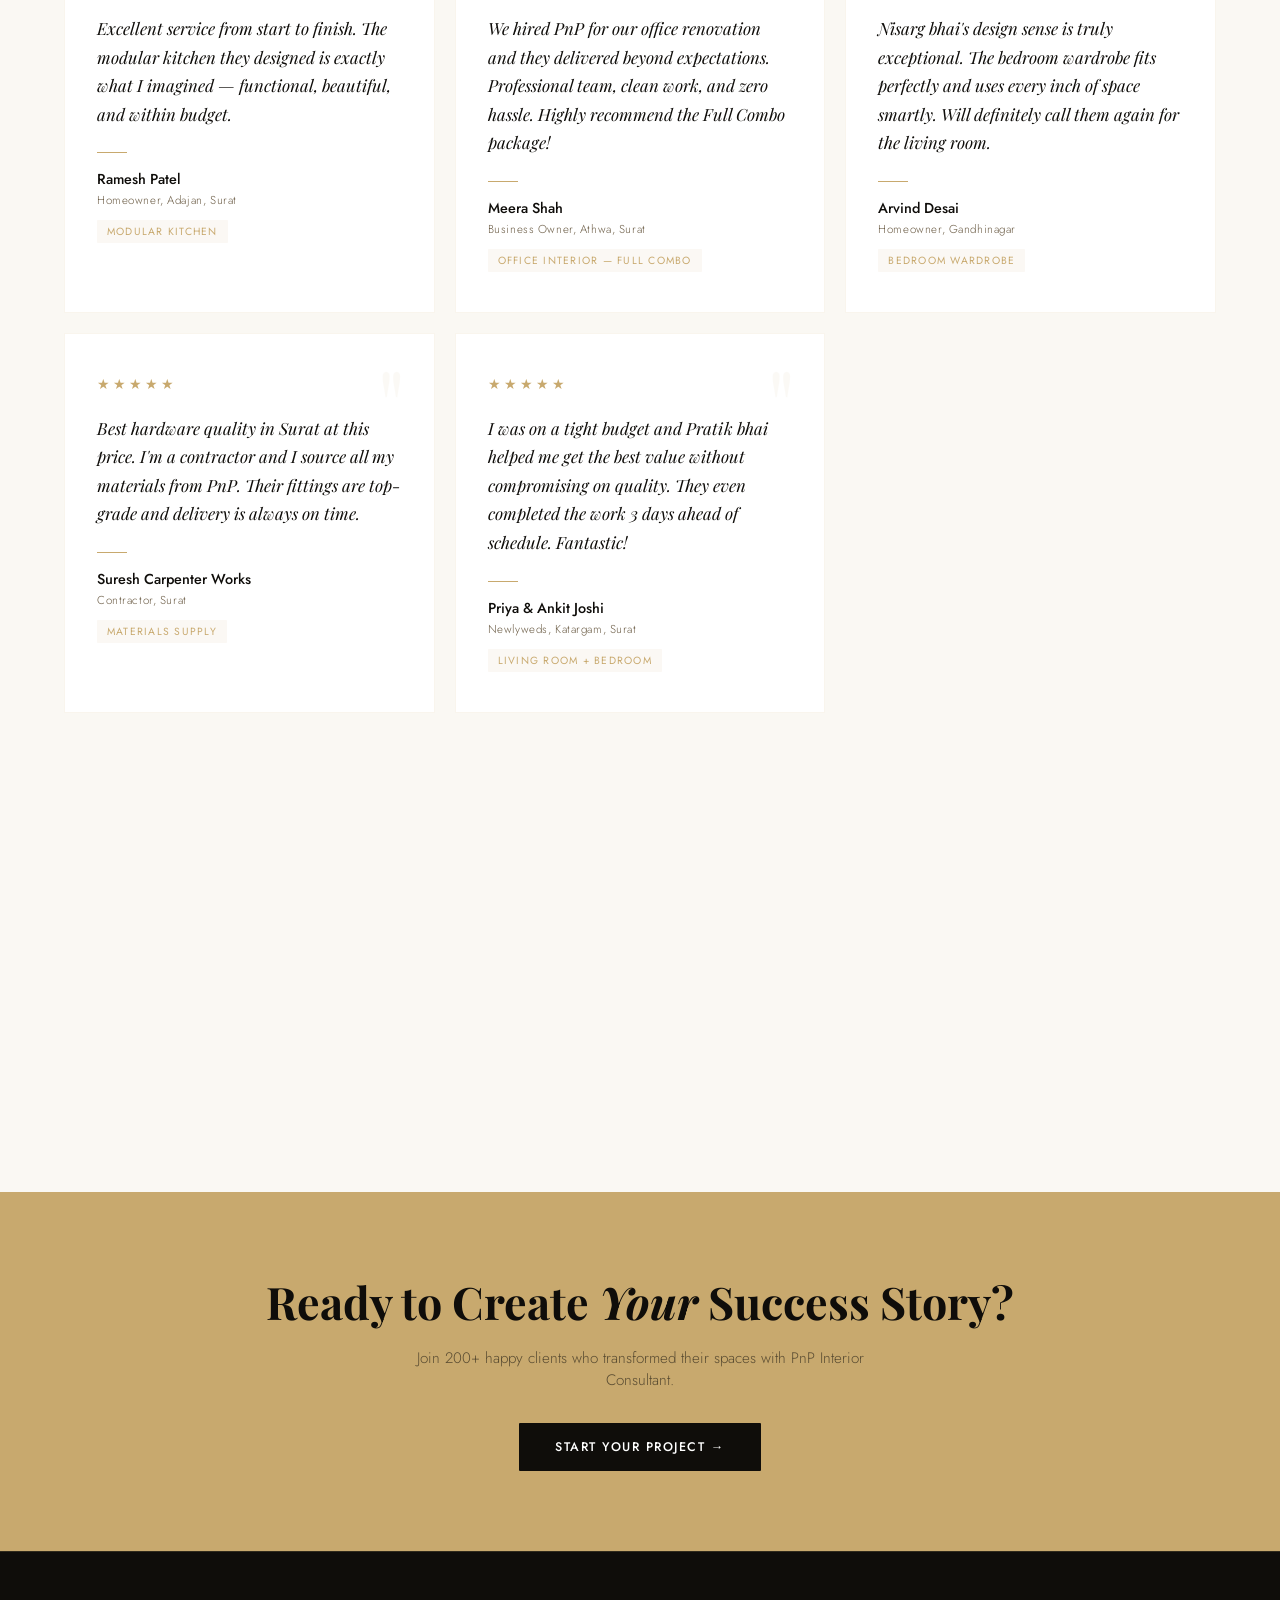
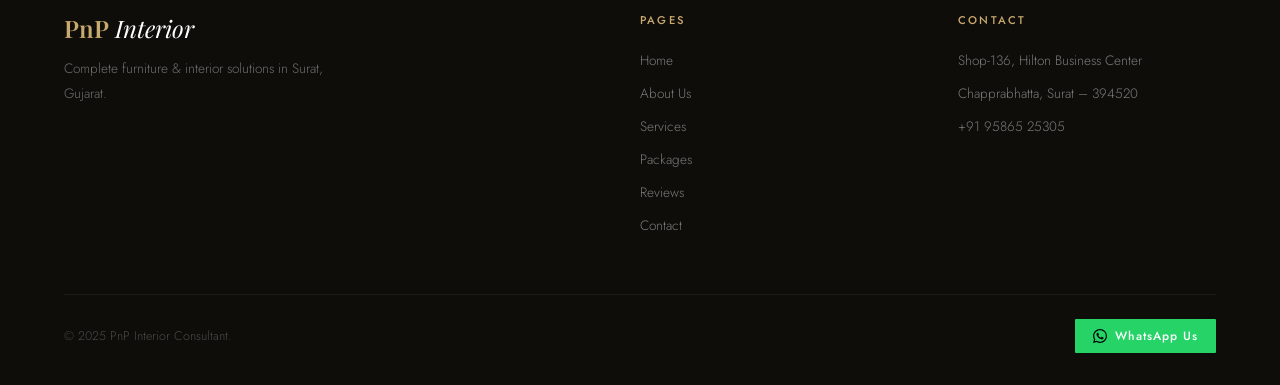
<file: reviews.html>
<!DOCTYPE html>
<html lang="en">
<head>
<meta charset="UTF-8">
<meta name="viewport" content="width=device-width, initial-scale=1.0">
<title>Reviews — PnP Interior Consultant</title>
<link rel="stylesheet" href="style.css">
<style>
.page-hero { min-height:55vh;background:var(--dark);display:flex;align-items:flex-end;padding:120px 5vw 70px;position:relative;overflow:hidden; }
.page-hero-bg { position:absolute;inset:0;background-image:linear-gradient(rgba(200,169,110,0.03) 1px,transparent 1px),linear-gradient(90deg,rgba(200,169,110,0.03) 1px,transparent 1px);background-size:60px 60px; }
.page-hero-glow { position:absolute;top:-80px;left:30%;width:500px;height:500px;background:radial-gradient(circle,rgba(200,169,110,0.1) 0%,transparent 70%); }
.page-hero-breadcrumb { font-size:0.7rem;letter-spacing:0.2em;text-transform:uppercase;color:rgba(255,255,255,0.3);margin-bottom:1rem; }
.page-hero-breadcrumb a { color:var(--gold);text-decoration:none; }
.page-hero-title { font-family:'Playfair Display',serif;font-size:clamp(3rem,7vw,6rem);font-weight:500;color:var(--white);line-height:1.05; }
.page-hero-title em { color:var(--gold);font-style:italic; }
.page-hero-line { position:absolute;bottom:0;left:5vw;right:5vw;height:1px;background:var(--border); }

/* RATING SUMMARY */
.rating-bar { background:var(--dark);padding:60px 5vw;display:flex;align-items:center;justify-content:space-between;gap:40px;flex-wrap:wrap;border-bottom:1px solid var(--border); }
.rating-big { text-align:center; }
.rating-num { font-family:'Playfair Display',serif;font-size:5rem;color:var(--gold);line-height:1;font-weight:400; }
.rating-stars { font-size:1.3rem;letter-spacing:4px;color:var(--gold);margin:8px 0; }
.rating-count { font-size:0.75rem;color:rgba(255,255,255,0.3);letter-spacing:0.1em; }
.rating-bars { flex:1;max-width:400px; }
.rbar { display:flex;align-items:center;gap:12px;margin-bottom:10px; }
.rbar-label { font-size:0.75rem;color:rgba(255,255,255,0.4);min-width:30px; }
.rbar-track { flex:1;height:4px;background:rgba(255,255,255,0.08);border-radius:2px;overflow:hidden; }
.rbar-fill { height:100%;background:var(--gold);border-radius:2px;transition:width 1.5s ease; }
.rbar-pct { font-size:0.72rem;color:rgba(255,255,255,0.3);min-width:32px;text-align:right; }

/* REVIEWS GRID */
.reviews-masonry {
  display:grid;grid-template-columns:repeat(3,1fr);
  gap:20px;padding:80px 5vw;background:var(--cream);
}
.review-card {
  background:var(--white);border:1px solid rgba(200,169,110,0.12);
  padding:40px 32px;break-inside:avoid;
  transition:border-color var(--transition),transform var(--transition);
  position:relative;
}
.review-card:hover { border-color:var(--gold);transform:translateY(-4px); }
.review-card::before { content:'"';position:absolute;top:20px;right:28px;font-family:'Playfair Display',serif;font-size:6rem;color:var(--gold);opacity:0.06;line-height:1; }
.review-stars { color:var(--gold);font-size:0.85rem;letter-spacing:3px;margin-bottom:20px; }
.review-text { font-family:'Playfair Display',serif;font-size:1.05rem;color:var(--dark);line-height:1.7;font-style:italic;margin-bottom:24px; }
.review-divider { width:30px;height:1px;background:var(--gold);margin-bottom:16px; }
.review-author-name { font-size:0.9rem;font-weight:500;color:var(--dark);margin-bottom:3px; }
.review-author-meta { font-size:0.72rem;color:var(--mid);font-weight:300;letter-spacing:0.05em; }
.review-project { display:inline-block;margin-top:12px;font-size:0.65rem;letter-spacing:0.12em;text-transform:uppercase;color:var(--gold);background:rgba(200,169,110,0.08);padding:4px 10px;border-radius:1px; }

/* FEATURED REVIEW */
.featured-review {
  background:var(--dark);padding:80px 5vw;
  display:grid;grid-template-columns:1fr 1fr;
  gap:80px;align-items:center;
}
.featured-quote {
  font-family:'Playfair Display',serif;
  font-size:clamp(1.5rem,3vw,2.2rem);
  color:var(--white);line-height:1.5;font-style:italic;
  position:relative;padding-left:40px;
}
.featured-quote::before { content:'"';position:absolute;left:-10px;top:-20px;font-size:8rem;color:var(--gold);opacity:0.15;line-height:1;font-style:normal; }
.featured-author { margin-top:32px; }
.featured-author-name { font-family:'Playfair Display',serif;font-size:1.3rem;color:var(--white); }
.featured-author-role { font-size:0.7rem;letter-spacing:0.15em;text-transform:uppercase;color:var(--gold);margin-top:4px; }

/* LEAVE REVIEW CTA */
.review-cta { background:var(--gold);padding:80px 5vw;text-align:center; }
.review-cta h2 { font-family:'Playfair Display',serif;font-size:clamp(2rem,3.5vw,3rem);color:var(--dark);margin-bottom:1rem; }
.review-cta p { font-size:0.95rem;color:rgba(0,0,0,0.55);font-weight:300;max-width:500px;margin:0 auto 2rem; }

@media(max-width:900px){.reviews-masonry{grid-template-columns:1fr 1fr;}.featured-review{grid-template-columns:1fr;gap:40px;}}
@media(max-width:600px){.reviews-masonry{grid-template-columns:1fr;}.rating-bar{flex-direction:column;text-align:center;}.rating-bars{width:100%;max-width:100%;}}
</style>
</head>
<body>
<div class="cursor"></div><div class="cursor-ring"></div>
<nav class="navbar scrolled">
  <a href="index.html" class="nav-logo">PnP<span> Interior</span></a>
  <ul class="nav-links">
    <li><a href="index.html">Home</a></li><li><a href="about.html">About</a></li>
    <li><a href="services.html">Services</a></li><li><a href="packages.html">Packages</a></li>
    <li><a href="reviews.html" class="active">Reviews</a></li><li><a href="contact.html" class="nav-cta">Contact Us</a></li>
  </ul>
  <div class="hamburger"><span></span><span></span><span></span></div>
</nav>
<div class="mobile-menu">
  <a href="index.html">Home</a><a href="about.html">About</a><a href="services.html">Services</a>
  <a href="packages.html">Packages</a><a href="reviews.html" class="active">Reviews</a><a href="contact.html">Contact Us</a>
</div>
<div class="page-wrapper">

<div class="page-hero">
  <div class="page-hero-bg"></div><div class="page-hero-glow"></div>
  <div style="position:relative;">
    <div class="page-hero-breadcrumb"><a href="index.html">Home</a> / Reviews</div>
    <h1 class="page-hero-title">What Clients <em>Say</em><br>About Us</h1>
  </div>
  <div class="page-hero-line"></div>
</div>

<!-- RATING SUMMARY -->
<div class="rating-bar">
  <div class="rating-big reveal-left">
    <div class="rating-num">4.9</div>
    <div class="rating-stars">★★★★★</div>
    <div class="rating-count">Based on 200+ reviews</div>
  </div>
  <div class="rating-bars reveal">
    <div class="rbar"><span class="rbar-label">5 ★</span><div class="rbar-track"><div class="rbar-fill" style="width:92%"></div></div><span class="rbar-pct">92%</span></div>
    <div class="rbar"><span class="rbar-label">4 ★</span><div class="rbar-track"><div class="rbar-fill" style="width:6%"></div></div><span class="rbar-pct">6%</span></div>
    <div class="rbar"><span class="rbar-label">3 ★</span><div class="rbar-track"><div class="rbar-fill" style="width:2%"></div></div><span class="rbar-pct">2%</span></div>
    <div class="rbar"><span class="rbar-label">2 ★</span><div class="rbar-track"><div class="rbar-fill" style="width:0%"></div></div><span class="rbar-pct">0%</span></div>
    <div class="rbar"><span class="rbar-label">1 ★</span><div class="rbar-track"><div class="rbar-fill" style="width:0%"></div></div><span class="rbar-pct">0%</span></div>
  </div>
  <div class="reveal-right" style="text-align:center;">
    <div style="font-family:'Playfair Display',serif;font-size:1.2rem;color:var(--white);margin-bottom:8px;">Happy with our service?</div>
    <a href="https://wa.me/919586525305?text=I%20would%20like%20to%20share%20my%20feedback!" target="_blank" class="btn-outline" style="font-size:0.72rem;padding:10px 24px;">Share Your Review</a>
  </div>
</div>

<!-- FEATURED REVIEW -->
<div class="featured-review">
  <div class="reveal-left">
    <span class="eyebrow">Top Review</span>
    <p class="featured-quote">PnP completely transformed our home. From the very first consultation, Nisarg and Pratik understood exactly what we wanted. The craftsmanship is outstanding and the project was completed ahead of schedule.</p>
    <div class="featured-author">
      <div class="review-stars" style="font-size:1rem;">★★★★★</div>
      <div class="featured-author-name">Kavita & Rohan Mehta</div>
      <div class="featured-author-role">Full Home Interior — Surat</div>
    </div>
  </div>
  <div class="reveal-right" style="display:flex;flex-direction:column;gap:20px;">
    <div style="background:rgba(200,169,110,0.08);border:1px solid var(--border);padding:24px 28px;">
      <div style="font-size:0.65rem;letter-spacing:0.18em;text-transform:uppercase;color:var(--gold);margin-bottom:8px;">Project Type</div>
      <div style="font-size:0.9rem;color:var(--white);">Complete Home Interior (Full Combo)</div>
    </div>
    <div style="background:rgba(200,169,110,0.08);border:1px solid var(--border);padding:24px 28px;">
      <div style="font-size:0.65rem;letter-spacing:0.18em;text-transform:uppercase;color:var(--gold);margin-bottom:8px;">Location</div>
      <div style="font-size:0.9rem;color:var(--white);">Vesu, Surat</div>
    </div>
    <div style="background:rgba(200,169,110,0.08);border:1px solid var(--border);padding:24px 28px;">
      <div style="font-size:0.65rem;letter-spacing:0.18em;text-transform:uppercase;color:var(--gold);margin-bottom:8px;">Rating</div>
      <div style="font-size:0.9rem;color:var(--white);">5.0 / 5.0 — Exceptional</div>
    </div>
  </div>
</div>

<!-- REVIEWS GRID -->
<div class="reviews-masonry" data-stagger>
  <div class="review-card reveal">
    <div class="review-stars">★★★★★</div>
    <p class="review-text">Excellent service from start to finish. The modular kitchen they designed is exactly what I imagined — functional, beautiful, and within budget.</p>
    <div class="review-divider"></div>
    <div class="review-author-name">Ramesh Patel</div>
    <div class="review-author-meta">Homeowner, Adajan, Surat</div>
    <span class="review-project">Modular Kitchen</span>
  </div>
  <div class="review-card reveal">
    <div class="review-stars">★★★★★</div>
    <p class="review-text">We hired PnP for our office renovation and they delivered beyond expectations. Professional team, clean work, and zero hassle. Highly recommend the Full Combo package!</p>
    <div class="review-divider"></div>
    <div class="review-author-name">Meera Shah</div>
    <div class="review-author-meta">Business Owner, Athwa, Surat</div>
    <span class="review-project">Office Interior — Full Combo</span>
  </div>
  <div class="review-card reveal">
    <div class="review-stars">★★★★★</div>
    <p class="review-text">Nisarg bhai's design sense is truly exceptional. The bedroom wardrobe fits perfectly and uses every inch of space smartly. Will definitely call them again for the living room.</p>
    <div class="review-divider"></div>
    <div class="review-author-name">Arvind Desai</div>
    <div class="review-author-meta">Homeowner, Gandhinagar</div>
    <span class="review-project">Bedroom Wardrobe</span>
  </div>
  <div class="review-card reveal">
    <div class="review-stars">★★★★★</div>
    <p class="review-text">Best hardware quality in Surat at this price. I'm a contractor and I source all my materials from PnP. Their fittings are top-grade and delivery is always on time.</p>
    <div class="review-divider"></div>
    <div class="review-author-name">Suresh Carpenter Works</div>
    <div class="review-author-meta">Contractor, Surat</div>
    <span class="review-project">Materials Supply</span>
  </div>
  <div class="review-card reveal">
    <div class="review-stars">★★★★★</div>
    <p class="review-text">I was on a tight budget and Pratik bhai helped me get the best value without compromising on quality. They even completed the work 3 days ahead of schedule. Fantastic!</p>
    <div class="review-divider"></div>
    <div class="review-author-name">Priya & Ankit Joshi</div>
    <div class="review-author-meta">Newlyweds, Katargam, Surat</div>
    <span class="review-project">Living Room + Bedroom</span>
  </div>
  <div class="review-card reveal">
    <div class="review-stars">★★★★★</div>
    <p class="review-text">Very professional and skilled carpenters. I bought my own design and materials and hired PnP's workers for execution. They were neat, punctual, and did an outstanding job.</p>
    <div class="review-divider"></div>
    <div class="review-author-name">Dinesh Agrawal</div>
    <div class="review-author-meta">Homeowner, Piplod, Surat</div>
    <span class="review-project">Labor Only — TV Unit</span>
  </div>
  <div class="review-card reveal">
    <div class="review-stars">★★★★★</div>
    <p class="review-text">From the showroom visit to the final handover — every step was smooth. The team kept me updated and the quality of the wooden furniture is outstanding. Truly premium.</p>
    <div class="review-divider"></div>
    <div class="review-author-name">Manisha Trivedi</div>
    <div class="review-author-meta">Interior Enthusiast, Varachha, Surat</div>
    <span class="review-project">Custom Dining Set</span>
  </div>
  <div class="review-card reveal">
    <div class="review-stars">★★★★★</div>
    <p class="review-text">Great experience. The consultation was free and extremely helpful. They gave us 3 design options with different price ranges. Very honest and transparent — no pushy sales tactics.</p>
    <div class="review-divider"></div>
    <div class="review-author-name">Bhavesh & Nidhi Modi</div>
    <div class="review-author-meta">First-time homeowners, Surat</div>
    <span class="review-project">Design Consultation</span>
  </div>
  <div class="review-card reveal">
    <div class="review-stars">★★★★★</div>
    <p class="review-text">I've used PnP three times now — for my home, my parents' home, and my office. Every single project was flawlessly executed. They've become my go-to for all interior needs.</p>
    <div class="review-divider"></div>
    <div class="review-author-name">Chirag Solanki</div>
    <div class="review-author-meta">Repeat Customer, Surat</div>
    <span class="review-project">3 Projects — Full Combo</span>
  </div>
</div>

<!-- CTA -->
<div class="review-cta">
  <h2 class="reveal">Ready to Create <em>Your</em> Success Story?</h2>
  <p class="reveal">Join 200+ happy clients who transformed their spaces with PnP Interior Consultant.</p>
  <a href="https://wa.me/919586525305?text=Hello%20PnP!%20I%20want%20to%20start%20my%20interior%20project." target="_blank" style="display:inline-flex;align-items:center;gap:12px;background:var(--dark);color:var(--white);padding:15px 36px;font-size:0.78rem;font-weight:500;letter-spacing:0.12em;text-transform:uppercase;text-decoration:none;border-radius:1px;" class="reveal">Start Your Project →</a>
</div>

</div>
<footer>
  <div class="footer-grid">
    <div><div class="footer-brand">PnP<span> Interior</span></div><p class="footer-desc">Complete furniture & interior solutions in Surat, Gujarat.</p></div>
    <div class="footer-col"><h4>Pages</h4><ul><li><a href="index.html">Home</a></li><li><a href="about.html">About Us</a></li><li><a href="services.html">Services</a></li><li><a href="packages.html">Packages</a></li><li><a href="reviews.html">Reviews</a></li><li><a href="contact.html">Contact</a></li></ul></div>
    <div class="footer-col"><h4>Contact</h4><ul><li><a href="#">Shop-136, Hilton Business Center</a></li><li><a href="#">Chapprabhatta, Surat – 394520</a></li><li><a href="https://wa.me/919586525305" target="_blank">+91 95865 25305</a></li></ul></div>
  </div>
  <div class="footer-bottom"><span class="footer-copy">© 2025 PnP Interior Consultant.</span><a href="https://wa.me/919586525305" target="_blank" class="footer-wa"><svg viewBox="0 0 24 24"><path d="M17.472 14.382c-.297-.149-1.758-.867-2.03-.967-.273-.099-.471-.148-.67.15-.197.297-.767.966-.94 1.164-.173.199-.347.223-.644.075-.297-.15-1.255-.463-2.39-1.475-.883-.788-1.48-1.761-1.653-2.059-.173-.297-.018-.458.13-.606.134-.133.298-.347.446-.52.149-.174.198-.298.298-.497.099-.198.05-.371-.025-.52-.075-.149-.669-1.612-.916-2.207-.242-.579-.487-.5-.669-.51-.173-.008-.371-.01-.57-.01-.198 0-.52.074-.792.372-.272.297-1.04 1.016-1.04 2.479 0 1.462 1.065 2.875 1.213 3.074.149.198 2.096 3.2 5.077 4.487.709.306 1.262.489 1.694.625.712.227 1.36.195 1.871.118.571-.085 1.758-.719 2.006-1.413.248-.694.248-1.289.173-1.413-.074-.124-.272-.198-.57-.347m-5.421 7.403h-.004a9.87 9.87 0 01-5.031-1.378l-.361-.214-3.741.982.998-3.648-.235-.374a9.86 9.86 0 01-1.51-5.26c.001-5.45 4.436-9.884 9.888-9.884 2.64 0 5.122 1.03 6.988 2.898a9.825 9.825 0 012.893 6.994c-.003 5.45-4.437 9.884-9.885 9.884m8.413-18.297A11.815 11.815 0 0012.05 0C5.495 0 .16 5.335.157 11.892c0 2.096.547 4.142 1.588 5.945L.057 24l6.305-1.654a11.882 11.882 0 005.683 1.448h.005c6.554 0 11.89-5.335 11.893-11.893a11.821 11.821 0 00-3.48-8.413z"/></svg>WhatsApp Us</a></div>
</footer>
<a href="https://wa.me/919586525305" target="_blank" class="wa-float"><svg viewBox="0 0 24 24"><path d="M17.472 14.382c-.297-.149-1.758-.867-2.03-.967-.273-.099-.471-.148-.67.15-.197.297-.767.966-.94 1.164-.173.199-.347.223-.644.075-.297-.15-1.255-.463-2.39-1.475-.883-.788-1.48-1.761-1.653-2.059-.173-.297-.018-.458.13-.606.134-.133.298-.347.446-.52.149-.174.198-.298.298-.497.099-.198.05-.371-.025-.52-.075-.149-.669-1.612-.916-2.207-.242-.579-.487-.5-.669-.51-.173-.008-.371-.01-.57-.01-.198 0-.52.074-.792.372-.272.297-1.04 1.016-1.04 2.479 0 1.462 1.065 2.875 1.213 3.074.149.198 2.096 3.2 5.077 4.487.709.306 1.262.489 1.694.625.712.227 1.36.195 1.871.118.571-.085 1.758-.719 2.006-1.413.248-.694.248-1.289.173-1.413-.074-.124-.272-.198-.57-.347m-5.421 7.403h-.004a9.87 9.87 0 01-5.031-1.378l-.361-.214-3.741.982.998-3.648-.235-.374a9.86 9.86 0 01-1.51-5.26c.001-5.45 4.436-9.884 9.888-9.884 2.64 0 5.122 1.03 6.988 2.898a9.825 9.825 0 012.893 6.994c-.003 5.45-4.437 9.884-9.885 9.884m8.413-18.297A11.815 11.815 0 0012.05 0C5.495 0 .16 5.335.157 11.892c0 2.096.547 4.142 1.588 5.945L.057 24l6.305-1.654a11.882 11.882 0 005.683 1.448h.005c6.554 0 11.89-5.335 11.893-11.893a11.821 11.821 0 00-3.48-8.413z"/></svg></a>
<script src="main.js"></script>
</body>
</html>
</file>
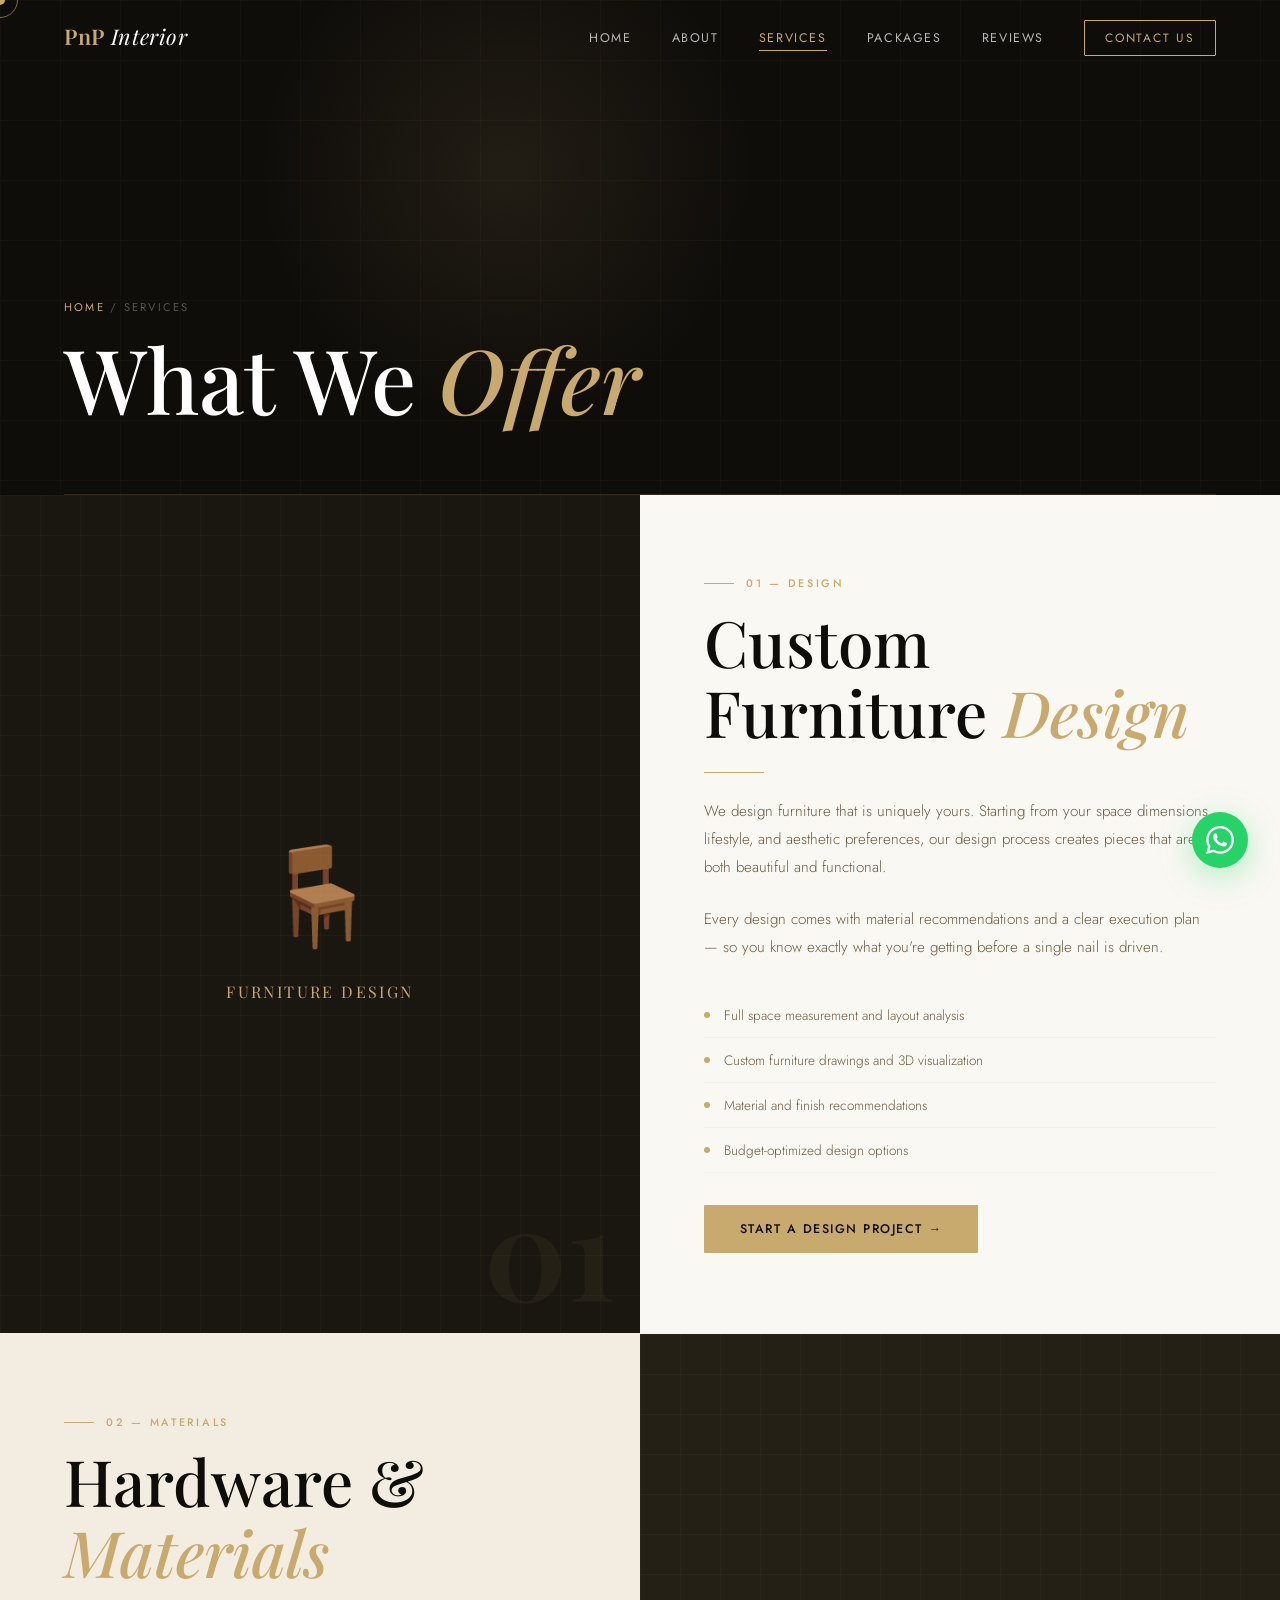
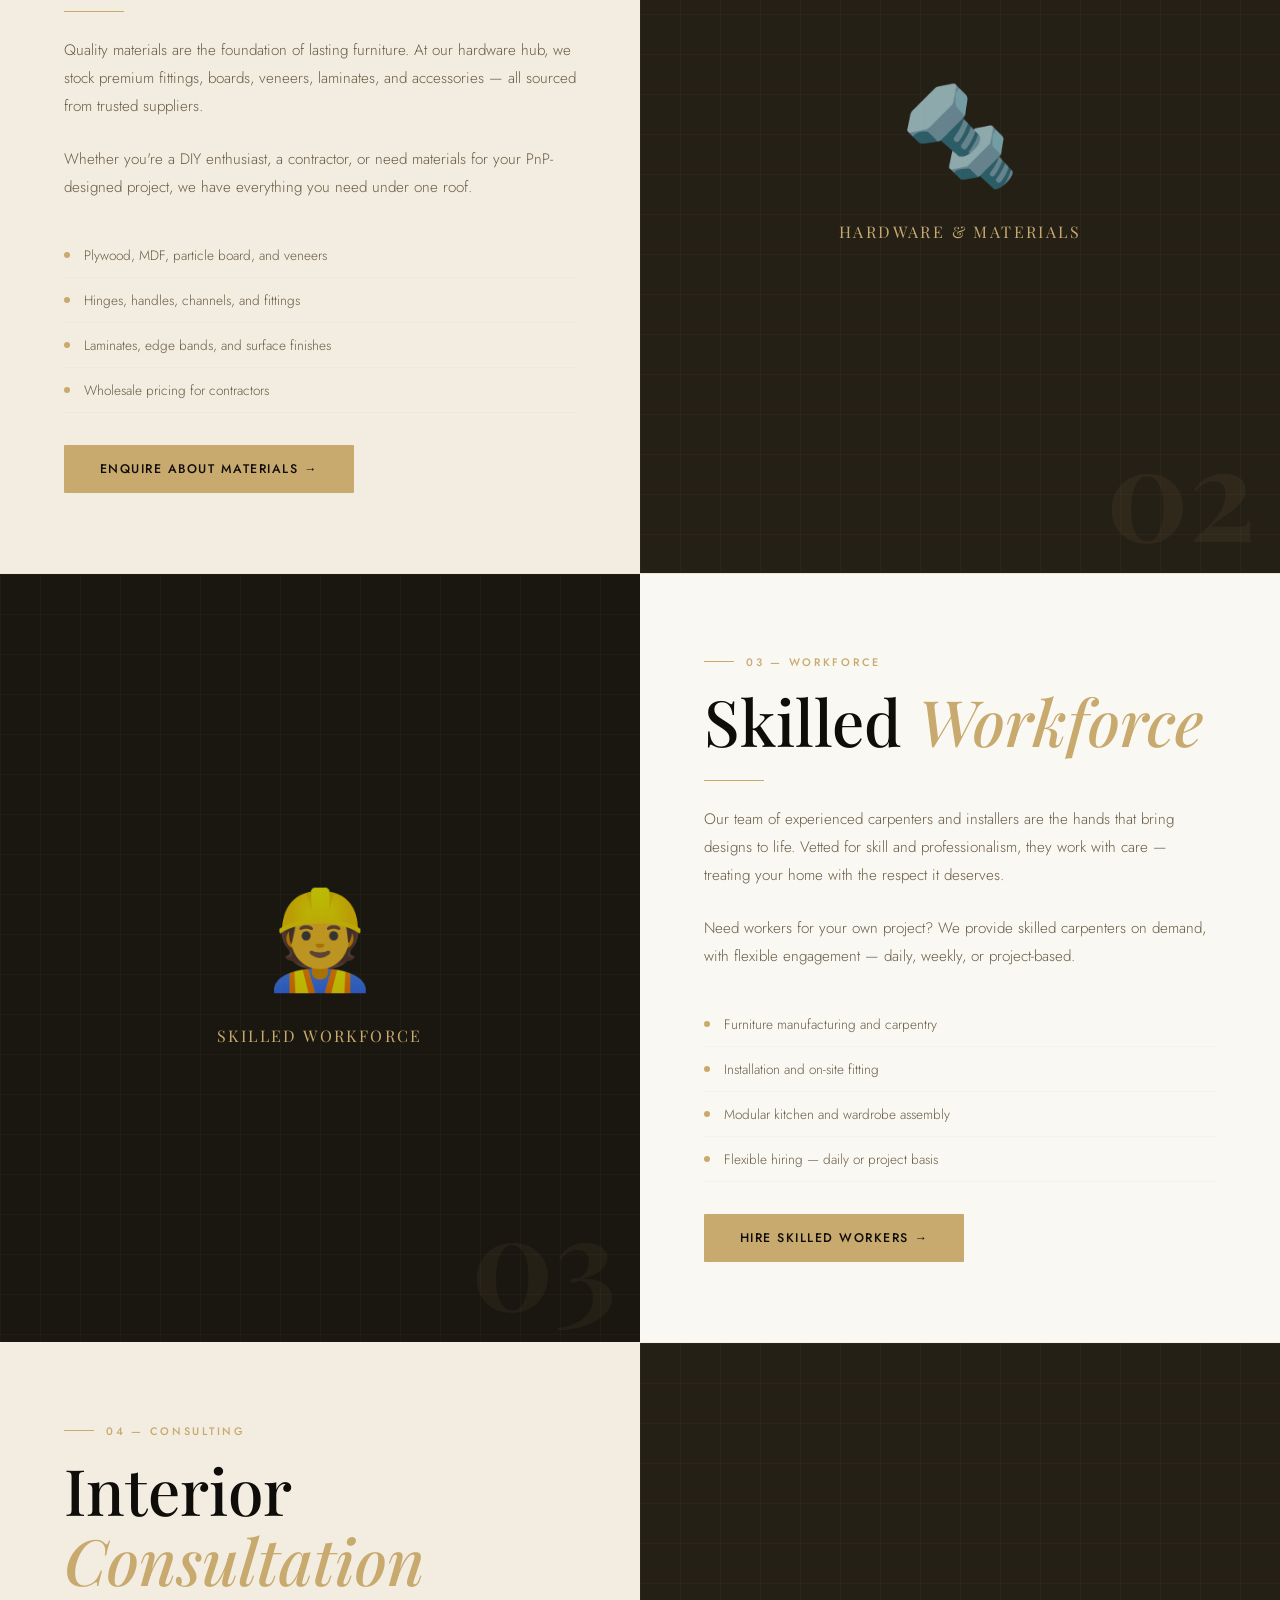
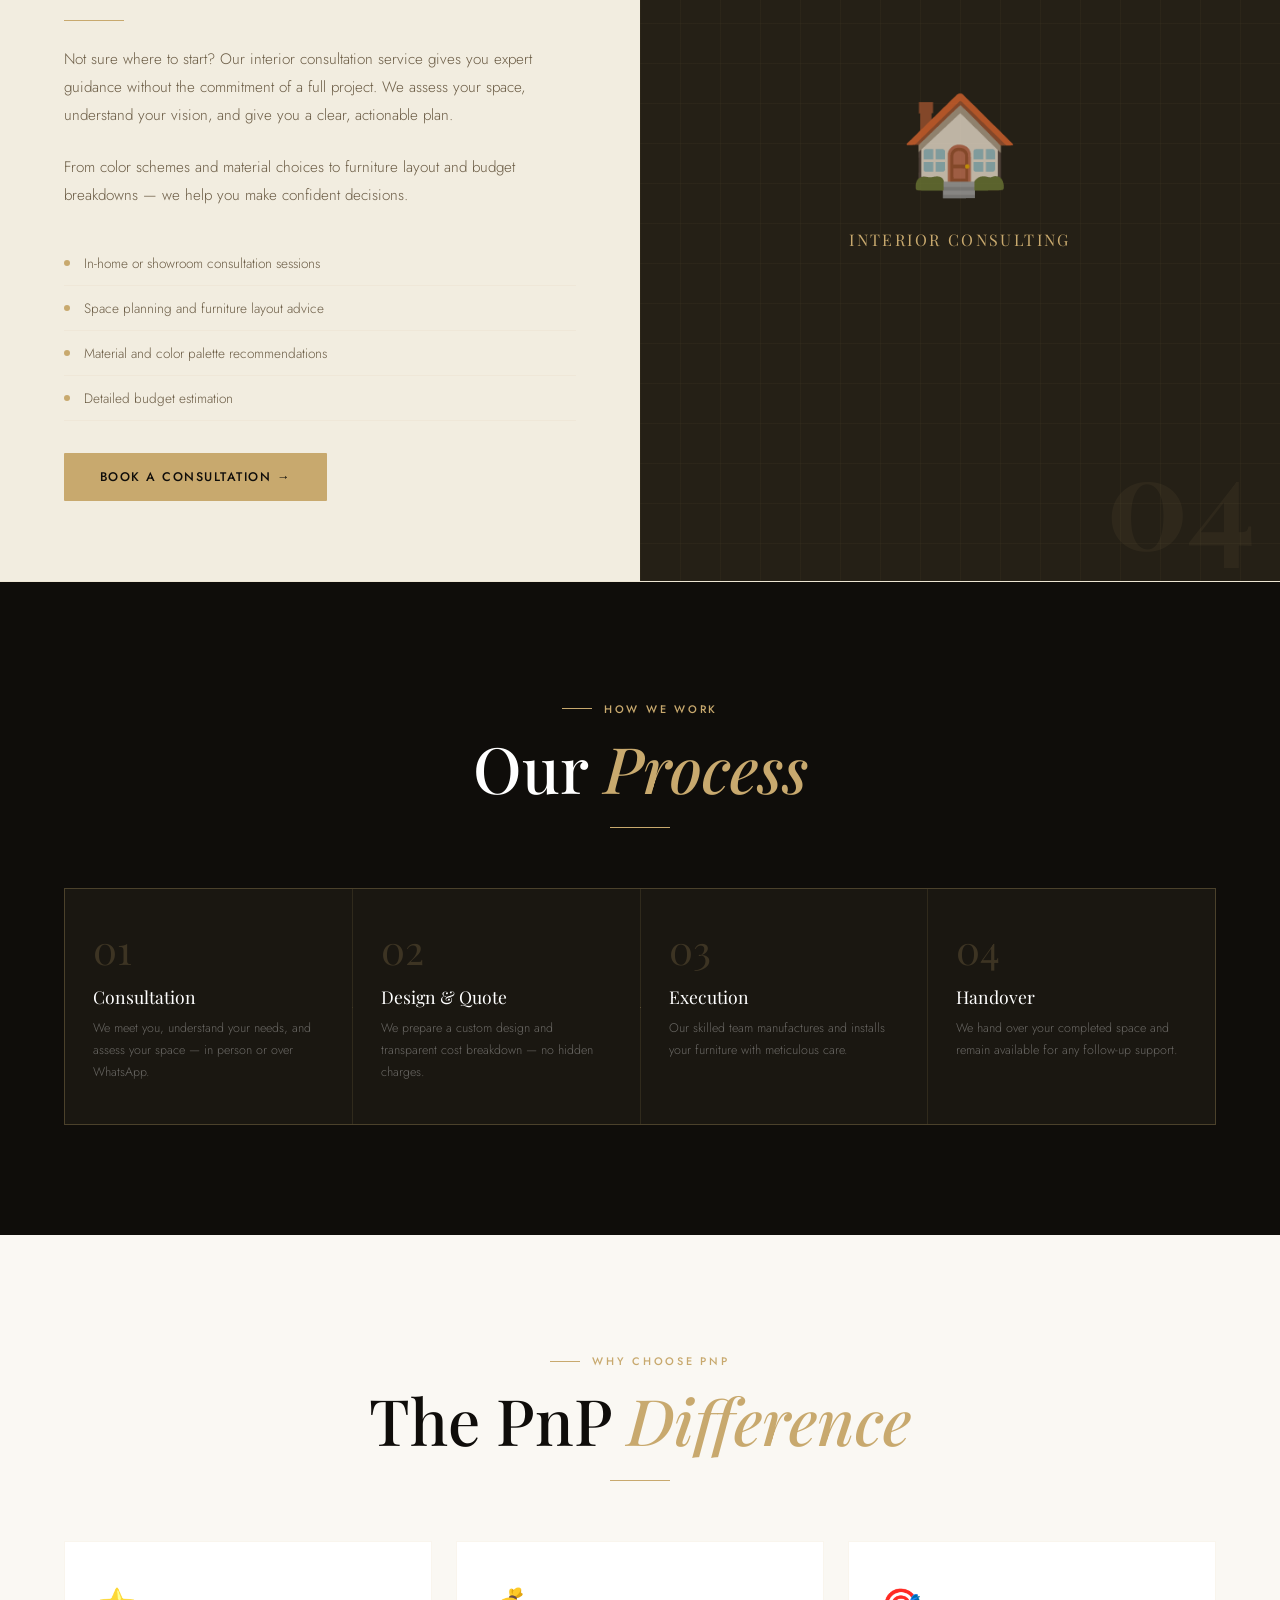
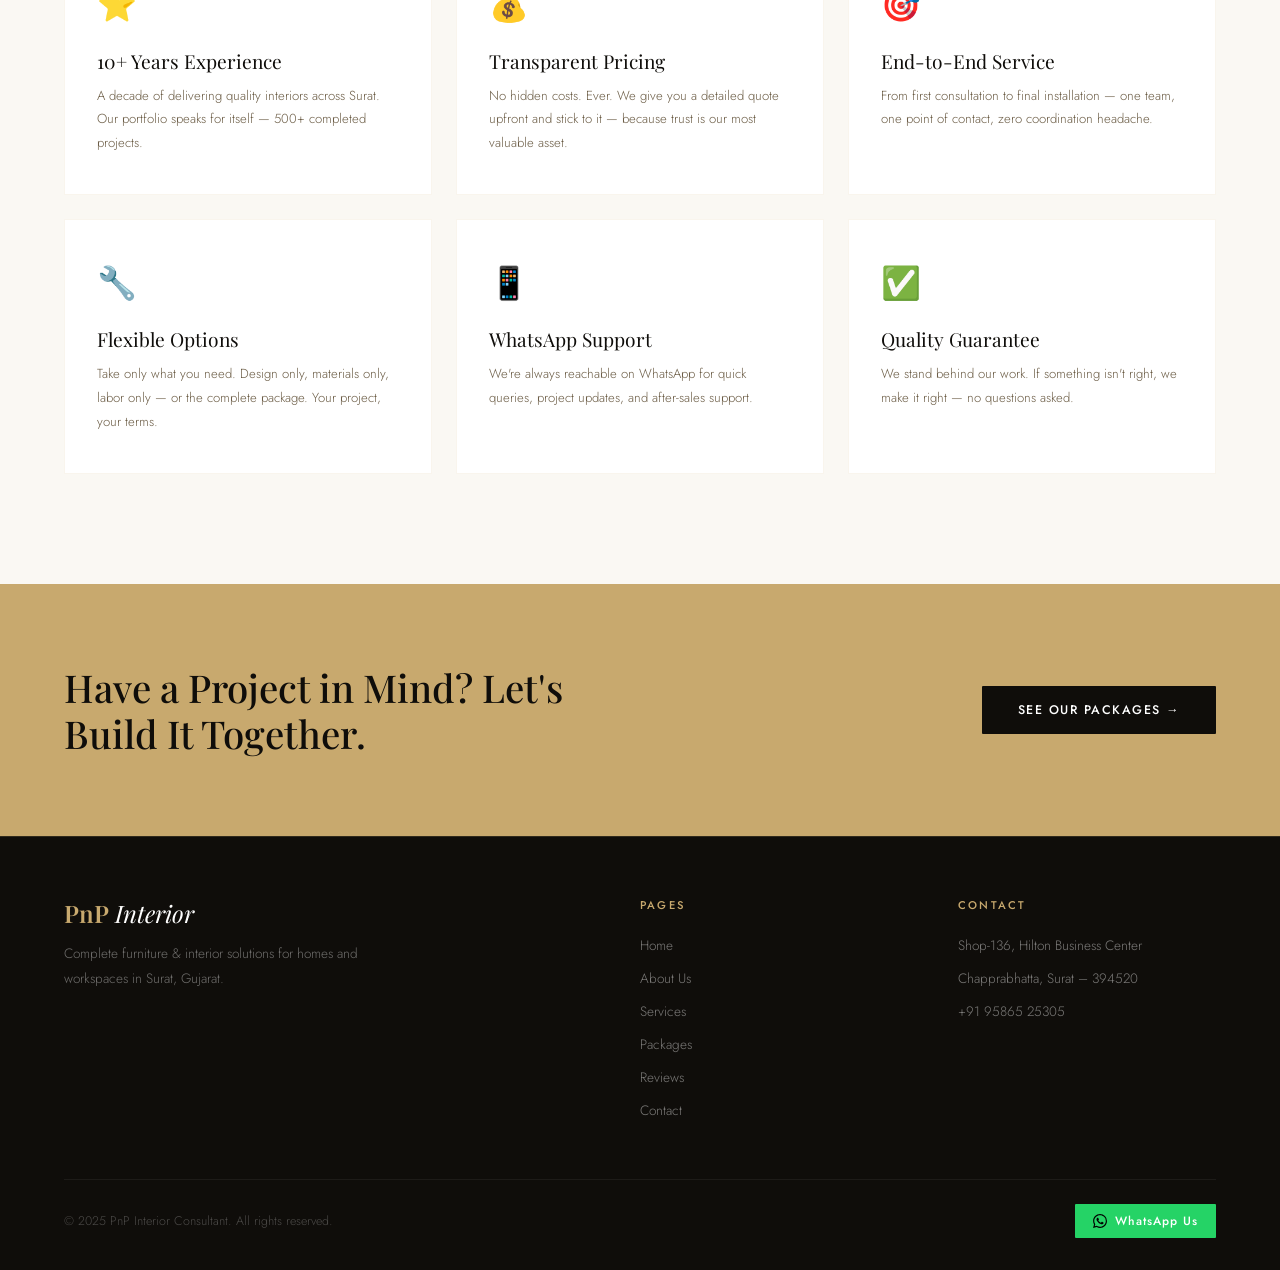
<file: services.html>
<!DOCTYPE html>
<html lang="en">
<head>
<meta charset="UTF-8">
<meta name="viewport" content="width=device-width, initial-scale=1.0">
<title>Services — PnP Interior Consultant</title>
<link rel="stylesheet" href="style.css">
<style>
.page-hero {
  min-height: 55vh; background: var(--dark);
  display: flex; align-items: flex-end;
  padding: 120px 5vw 70px; position: relative; overflow: hidden;
}
.page-hero-bg {
  position: absolute; inset: 0;
  background-image: linear-gradient(rgba(200,169,110,0.03) 1px, transparent 1px),
    linear-gradient(90deg, rgba(200,169,110,0.03) 1px, transparent 1px);
  background-size: 60px 60px;
}
.page-hero-glow { position: absolute; top: -80px; left: 20%; width: 500px; height: 500px; background: radial-gradient(circle, rgba(200,169,110,0.1) 0%, transparent 70%); }
.page-hero-breadcrumb { font-size: 0.7rem; letter-spacing: 0.2em; text-transform: uppercase; color: rgba(255,255,255,0.3); margin-bottom: 1rem; }
.page-hero-breadcrumb a { color: var(--gold); text-decoration: none; }
.page-hero-title { font-family: 'Playfair Display', serif; font-size: clamp(3rem, 7vw, 6rem); font-weight: 500; color: var(--white); line-height: 1.05; }
.page-hero-title em { color: var(--gold); font-style: italic; }
.page-hero-line { position: absolute; bottom: 0; left: 5vw; right: 5vw; height: 1px; background: var(--border); }

/* SERVICE BLOCKS */
.service-block {
  display: grid; grid-template-columns: 1fr 1fr;
  min-height: 500px; border-bottom: 1px solid rgba(200,169,110,0.1);
}
.service-block:nth-child(even) .service-content { order: 2; }
.service-block:nth-child(even) .service-visual { order: 1; }
.service-content {
  padding: 80px 5vw; display: flex;
  flex-direction: column; justify-content: center;
}
.service-visual {
  background: var(--dark2);
  display: flex; flex-direction: column;
  align-items: center; justify-content: center;
  position: relative; overflow: hidden;
  min-height: 400px;
}
.service-visual-bg {
  position: absolute; inset: 0;
  background-image: linear-gradient(rgba(200,169,110,0.04) 1px, transparent 1px),
    linear-gradient(90deg, rgba(200,169,110,0.04) 1px, transparent 1px);
  background-size: 40px 40px;
}
.service-big-icon { font-size: 6rem; position: relative; z-index: 1; opacity: 0.7; }
.service-big-title {
  font-family: 'Playfair Display', serif;
  font-size: 1rem; color: var(--gold);
  letter-spacing: 0.15em; text-transform: uppercase;
  position: relative; z-index: 1; margin-top: 16px;
}
.service-num {
  position: absolute; bottom: 20px; right: 24px;
  font-family: 'Playfair Display', serif;
  font-size: 8rem; font-weight: 700; color: var(--gold);
  opacity: 0.06; line-height: 1; z-index: 0;
}

.service-features { display: flex; flex-direction: column; gap: 0; margin-top: 2rem; }
.svc-feat {
  display: flex; align-items: center; gap: 14px;
  padding: 12px 0; border-bottom: 1px solid rgba(200,169,110,0.08);
  font-size: 0.85rem; color: var(--mid); font-weight: 300;
}
.svc-feat::before { content: ''; width: 6px; height: 6px; border-radius: 50%; background: var(--gold); flex-shrink: 0; }

/* PROCESS */
.process-section { background: var(--dark); padding: 110px 5vw; }
.process-steps {
  display: grid; grid-template-columns: repeat(4, 1fr);
  gap: 1px; background: var(--border);
  border: 1px solid var(--border); margin-top: 60px;
}
.process-step {
  background: var(--dark2); padding: 40px 28px;
  position: relative;
}
.process-step::after {
  content: '→';
  position: absolute; right: -14px; top: 50%;
  transform: translateY(-50%);
  color: var(--gold); font-size: 1rem; z-index: 1;
}
.process-step:last-child::after { display: none; }
.step-num {
  font-family: 'Playfair Display', serif;
  font-size: 2.5rem; color: var(--gold); opacity: 0.2;
  line-height: 1; margin-bottom: 16px;
}
.step-title { font-family: 'Playfair Display', serif; font-size: 1.1rem; color: var(--white); margin-bottom: 10px; }
.step-desc { font-size: 0.78rem; color: rgba(255,255,255,0.35); font-weight: 300; line-height: 1.75; }

/* WHY US */
.why-grid {
  display: grid; grid-template-columns: repeat(3, 1fr);
  gap: 24px; margin-top: 60px;
}
.why-card {
  background: var(--white); border: 1px solid rgba(200,169,110,0.12);
  padding: 40px 32px;
  transition: border-color var(--transition), transform var(--transition);
}
.why-card:hover { border-color: var(--gold); transform: translateY(-4px); }
.why-icon { font-size: 2rem; margin-bottom: 20px; display: block; }
.why-title { font-family: 'Playfair Display', serif; font-size: 1.2rem; color: var(--dark); margin-bottom: 10px; }
.why-text { font-size: 0.82rem; color: var(--mid); font-weight: 300; line-height: 1.8; }

@media (max-width: 900px) {
  .service-block { grid-template-columns: 1fr; }
  .service-block:nth-child(even) .service-content { order: 1; }
  .service-block:nth-child(even) .service-visual { order: 2; }
  .process-steps { grid-template-columns: 1fr 1fr; }
  .process-step::after { display: none; }
  .why-grid { grid-template-columns: 1fr; }
}
</style>
</head>
<body>
<div class="cursor"></div><div class="cursor-ring"></div>

<nav class="navbar scrolled">
  <a href="index.html" class="nav-logo">PnP<span> Interior</span></a>
  <ul class="nav-links">
    <li><a href="index.html">Home</a></li><li><a href="about.html">About</a></li>
    <li><a href="services.html" class="active">Services</a></li><li><a href="packages.html">Packages</a></li>
    <li><a href="reviews.html">Reviews</a></li><li><a href="contact.html" class="nav-cta">Contact Us</a></li>
  </ul>
  <div class="hamburger"><span></span><span></span><span></span></div>
</nav>
<div class="mobile-menu">
  <a href="index.html">Home</a><a href="about.html">About</a><a href="services.html" class="active">Services</a>
  <a href="packages.html">Packages</a><a href="reviews.html">Reviews</a><a href="contact.html">Contact Us</a>
</div>

<div class="page-wrapper">

<div class="page-hero">
  <div class="page-hero-bg"></div><div class="page-hero-glow"></div>
  <div style="position:relative;">
    <div class="page-hero-breadcrumb"><a href="index.html">Home</a> / Services</div>
    <h1 class="page-hero-title">What We <em>Offer</em></h1>
  </div>
  <div class="page-hero-line"></div>
</div>

<!-- SERVICE 1 -->
<div class="service-block">
  <div class="service-content reveal-left">
    <span class="eyebrow">01 — Design</span>
    <h2 class="display-title">Custom Furniture <em>Design</em></h2>
    <div class="gold-rule"></div>
    <p class="body-text" style="margin-bottom:1.5rem;">We design furniture that is uniquely yours. Starting from your space dimensions, lifestyle, and aesthetic preferences, our design process creates pieces that are both beautiful and functional.</p>
    <p class="body-text">Every design comes with material recommendations and a clear execution plan — so you know exactly what you're getting before a single nail is driven.</p>
    <div class="service-features">
      <div class="svc-feat">Full space measurement and layout analysis</div>
      <div class="svc-feat">Custom furniture drawings and 3D visualization</div>
      <div class="svc-feat">Material and finish recommendations</div>
      <div class="svc-feat">Budget-optimized design options</div>
    </div>
    <div style="margin-top:2rem;"><a href="contact.html" class="btn-gold">Start a Design Project →</a></div>
  </div>
  <div class="service-visual reveal-right">
    <div class="service-visual-bg"></div>
    <div class="service-big-icon">🪑</div>
    <div class="service-big-title">Furniture Design</div>
    <div class="service-num">01</div>
  </div>
</div>

<!-- SERVICE 2 -->
<div class="service-block" style="background:var(--light);">
  <div class="service-content reveal-right">
    <span class="eyebrow">02 — Materials</span>
    <h2 class="display-title">Hardware & <em>Materials</em></h2>
    <div class="gold-rule"></div>
    <p class="body-text" style="margin-bottom:1.5rem;">Quality materials are the foundation of lasting furniture. At our hardware hub, we stock premium fittings, boards, veneers, laminates, and accessories — all sourced from trusted suppliers.</p>
    <p class="body-text">Whether you're a DIY enthusiast, a contractor, or need materials for your PnP-designed project, we have everything you need under one roof.</p>
    <div class="service-features">
      <div class="svc-feat">Plywood, MDF, particle board, and veneers</div>
      <div class="svc-feat">Hinges, handles, channels, and fittings</div>
      <div class="svc-feat">Laminates, edge bands, and surface finishes</div>
      <div class="svc-feat">Wholesale pricing for contractors</div>
    </div>
    <div style="margin-top:2rem;"><a href="contact.html" class="btn-gold">Enquire About Materials →</a></div>
  </div>
  <div class="service-visual reveal-left" style="background:var(--dark3);">
    <div class="service-visual-bg"></div>
    <div class="service-big-icon">🔩</div>
    <div class="service-big-title">Hardware & Materials</div>
    <div class="service-num">02</div>
  </div>
</div>

<!-- SERVICE 3 -->
<div class="service-block">
  <div class="service-content reveal-left">
    <span class="eyebrow">03 — Workforce</span>
    <h2 class="display-title">Skilled <em>Workforce</em></h2>
    <div class="gold-rule"></div>
    <p class="body-text" style="margin-bottom:1.5rem;">Our team of experienced carpenters and installers are the hands that bring designs to life. Vetted for skill and professionalism, they work with care — treating your home with the respect it deserves.</p>
    <p class="body-text">Need workers for your own project? We provide skilled carpenters on demand, with flexible engagement — daily, weekly, or project-based.</p>
    <div class="service-features">
      <div class="svc-feat">Furniture manufacturing and carpentry</div>
      <div class="svc-feat">Installation and on-site fitting</div>
      <div class="svc-feat">Modular kitchen and wardrobe assembly</div>
      <div class="svc-feat">Flexible hiring — daily or project basis</div>
    </div>
    <div style="margin-top:2rem;"><a href="contact.html" class="btn-gold">Hire Skilled Workers →</a></div>
  </div>
  <div class="service-visual reveal-right">
    <div class="service-visual-bg"></div>
    <div class="service-big-icon">👷</div>
    <div class="service-big-title">Skilled Workforce</div>
    <div class="service-num">03</div>
  </div>
</div>

<!-- SERVICE 4 -->
<div class="service-block" style="background:var(--light);">
  <div class="service-content reveal-right">
    <span class="eyebrow">04 — Consulting</span>
    <h2 class="display-title">Interior <em>Consultation</em></h2>
    <div class="gold-rule"></div>
    <p class="body-text" style="margin-bottom:1.5rem;">Not sure where to start? Our interior consultation service gives you expert guidance without the commitment of a full project. We assess your space, understand your vision, and give you a clear, actionable plan.</p>
    <p class="body-text">From color schemes and material choices to furniture layout and budget breakdowns — we help you make confident decisions.</p>
    <div class="service-features">
      <div class="svc-feat">In-home or showroom consultation sessions</div>
      <div class="svc-feat">Space planning and furniture layout advice</div>
      <div class="svc-feat">Material and color palette recommendations</div>
      <div class="svc-feat">Detailed budget estimation</div>
    </div>
    <div style="margin-top:2rem;"><a href="contact.html" class="btn-gold">Book a Consultation →</a></div>
  </div>
  <div class="service-visual reveal-left" style="background:var(--dark3);">
    <div class="service-visual-bg"></div>
    <div class="service-big-icon">🏠</div>
    <div class="service-big-title">Interior Consulting</div>
    <div class="service-num">04</div>
  </div>
</div>

<!-- PROCESS -->
<section class="process-section">
  <div class="reveal" style="text-align:center;">
    <span class="eyebrow" style="justify-content:center;">How We Work</span>
    <h2 class="display-title light">Our <em>Process</em></h2>
    <div class="gold-rule center"></div>
  </div>
  <div class="process-steps" data-stagger>
    <div class="process-step reveal">
      <div class="step-num">01</div>
      <div class="step-title">Consultation</div>
      <p class="step-desc">We meet you, understand your needs, and assess your space — in person or over WhatsApp.</p>
    </div>
    <div class="process-step reveal">
      <div class="step-num">02</div>
      <div class="step-title">Design & Quote</div>
      <p class="step-desc">We prepare a custom design and transparent cost breakdown — no hidden charges.</p>
    </div>
    <div class="process-step reveal">
      <div class="step-num">03</div>
      <div class="step-title">Execution</div>
      <p class="step-desc">Our skilled team manufactures and installs your furniture with meticulous care.</p>
    </div>
    <div class="process-step reveal">
      <div class="step-num">04</div>
      <div class="step-title">Handover</div>
      <p class="step-desc">We hand over your completed space and remain available for any follow-up support.</p>
    </div>
  </div>
</section>

<!-- WHY US -->
<section class="section" style="background:var(--cream);">
  <div class="reveal" style="text-align:center;">
    <span class="eyebrow" style="justify-content:center;">Why Choose PnP</span>
    <h2 class="display-title">The PnP <em>Difference</em></h2>
    <div class="gold-rule center"></div>
  </div>
  <div class="why-grid" data-stagger>
    <div class="why-card reveal glow-card">
      <span class="why-icon">⭐</span>
      <div class="why-title">10+ Years Experience</div>
      <p class="why-text">A decade of delivering quality interiors across Surat. Our portfolio speaks for itself — 500+ completed projects.</p>
    </div>
    <div class="why-card reveal glow-card">
      <span class="why-icon">💰</span>
      <div class="why-title">Transparent Pricing</div>
      <p class="why-text">No hidden costs. Ever. We give you a detailed quote upfront and stick to it — because trust is our most valuable asset.</p>
    </div>
    <div class="why-card reveal glow-card">
      <span class="why-icon">🎯</span>
      <div class="why-title">End-to-End Service</div>
      <p class="why-text">From first consultation to final installation — one team, one point of contact, zero coordination headache.</p>
    </div>
    <div class="why-card reveal glow-card">
      <span class="why-icon">🔧</span>
      <div class="why-title">Flexible Options</div>
      <p class="why-text">Take only what you need. Design only, materials only, labor only — or the complete package. Your project, your terms.</p>
    </div>
    <div class="why-card reveal glow-card">
      <span class="why-icon">📱</span>
      <div class="why-title">WhatsApp Support</div>
      <p class="why-text">We're always reachable on WhatsApp for quick queries, project updates, and after-sales support.</p>
    </div>
    <div class="why-card reveal glow-card">
      <span class="why-icon">✅</span>
      <div class="why-title">Quality Guarantee</div>
      <p class="why-text">We stand behind our work. If something isn't right, we make it right — no questions asked.</p>
    </div>
  </div>
</section>

<!-- CTA -->
<div style="background:var(--gold);padding:80px 5vw;display:flex;align-items:center;justify-content:space-between;gap:40px;flex-wrap:wrap;">
  <div style="font-family:'Playfair Display',serif;font-size:clamp(1.8rem,3vw,2.8rem);font-weight:500;color:var(--dark);max-width:500px;line-height:1.2;" class="reveal-left">Have a Project in Mind? Let's Build It Together.</div>
  <a href="packages.html" style="display:inline-flex;align-items:center;gap:12px;background:var(--dark);color:var(--white);padding:15px 36px;font-size:0.78rem;font-weight:500;letter-spacing:0.12em;text-transform:uppercase;text-decoration:none;border-radius:1px;transition:background 0.3s;" class="reveal-right">See Our Packages →</a>
</div>

</div>

<footer>
  <div class="footer-grid">
    <div><div class="footer-brand">PnP<span> Interior</span></div><p class="footer-desc">Complete furniture & interior solutions for homes and workspaces in Surat, Gujarat.</p></div>
    <div class="footer-col"><h4>Pages</h4><ul><li><a href="index.html">Home</a></li><li><a href="about.html">About Us</a></li><li><a href="services.html">Services</a></li><li><a href="packages.html">Packages</a></li><li><a href="reviews.html">Reviews</a></li><li><a href="contact.html">Contact</a></li></ul></div>
    <div class="footer-col"><h4>Contact</h4><ul><li><a href="#">Shop-136, Hilton Business Center</a></li><li><a href="#">Chapprabhatta, Surat – 394520</a></li><li><a href="https://wa.me/919586525305" target="_blank">+91 95865 25305</a></li></ul></div>
  </div>
  <div class="footer-bottom"><span class="footer-copy">© 2025 PnP Interior Consultant. All rights reserved.</span><a href="https://wa.me/919586525305" target="_blank" class="footer-wa"><svg viewBox="0 0 24 24"><path d="M17.472 14.382c-.297-.149-1.758-.867-2.03-.967-.273-.099-.471-.148-.67.15-.197.297-.767.966-.94 1.164-.173.199-.347.223-.644.075-.297-.15-1.255-.463-2.39-1.475-.883-.788-1.48-1.761-1.653-2.059-.173-.297-.018-.458.13-.606.134-.133.298-.347.446-.52.149-.174.198-.298.298-.497.099-.198.05-.371-.025-.52-.075-.149-.669-1.612-.916-2.207-.242-.579-.487-.5-.669-.51-.173-.008-.371-.01-.57-.01-.198 0-.52.074-.792.372-.272.297-1.04 1.016-1.04 2.479 0 1.462 1.065 2.875 1.213 3.074.149.198 2.096 3.2 5.077 4.487.709.306 1.262.489 1.694.625.712.227 1.36.195 1.871.118.571-.085 1.758-.719 2.006-1.413.248-.694.248-1.289.173-1.413-.074-.124-.272-.198-.57-.347m-5.421 7.403h-.004a9.87 9.87 0 01-5.031-1.378l-.361-.214-3.741.982.998-3.648-.235-.374a9.86 9.86 0 01-1.51-5.26c.001-5.45 4.436-9.884 9.888-9.884 2.64 0 5.122 1.03 6.988 2.898a9.825 9.825 0 012.893 6.994c-.003 5.45-4.437 9.884-9.885 9.884m8.413-18.297A11.815 11.815 0 0012.05 0C5.495 0 .16 5.335.157 11.892c0 2.096.547 4.142 1.588 5.945L.057 24l6.305-1.654a11.882 11.882 0 005.683 1.448h.005c6.554 0 11.89-5.335 11.893-11.893a11.821 11.821 0 00-3.48-8.413z"/></svg>WhatsApp Us</a></div>
</footer>
<a href="https://wa.me/919586525305" target="_blank" class="wa-float"><svg viewBox="0 0 24 24"><path d="M17.472 14.382c-.297-.149-1.758-.867-2.03-.967-.273-.099-.471-.148-.67.15-.197.297-.767.966-.94 1.164-.173.199-.347.223-.644.075-.297-.15-1.255-.463-2.39-1.475-.883-.788-1.48-1.761-1.653-2.059-.173-.297-.018-.458.13-.606.134-.133.298-.347.446-.52.149-.174.198-.298.298-.497.099-.198.05-.371-.025-.52-.075-.149-.669-1.612-.916-2.207-.242-.579-.487-.5-.669-.51-.173-.008-.371-.01-.57-.01-.198 0-.52.074-.792.372-.272.297-1.04 1.016-1.04 2.479 0 1.462 1.065 2.875 1.213 3.074.149.198 2.096 3.2 5.077 4.487.709.306 1.262.489 1.694.625.712.227 1.36.195 1.871.118.571-.085 1.758-.719 2.006-1.413.248-.694.248-1.289.173-1.413-.074-.124-.272-.198-.57-.347m-5.421 7.403h-.004a9.87 9.87 0 01-5.031-1.378l-.361-.214-3.741.982.998-3.648-.235-.374a9.86 9.86 0 01-1.51-5.26c.001-5.45 4.436-9.884 9.888-9.884 2.64 0 5.122 1.03 6.988 2.898a9.825 9.825 0 012.893 6.994c-.003 5.45-4.437 9.884-9.885 9.884m8.413-18.297A11.815 11.815 0 0012.05 0C5.495 0 .16 5.335.157 11.892c0 2.096.547 4.142 1.588 5.945L.057 24l6.305-1.654a11.882 11.882 0 005.683 1.448h.005c6.554 0 11.89-5.335 11.893-11.893a11.821 11.821 0 00-3.48-8.413z"/></svg></a>
<script src="main.js"></script>
</body>
</html>
</file>
<file: style.css>
@import url('https://fonts.googleapis.com/css2?family=Playfair+Display:ital,wght@0,400;0,500;0,600;0,700;1,400;1,500&family=Jost:wght@200;300;400;500;600&display=swap');

:root {
  --gold: #C8A96E;
  --gold-light: #E2C99A;
  --gold-pale: #F5EDD9;
  --gold-dark: #9B7A3F;
  --dark: #0F0D0A;
  --dark2: #1A1711;
  --dark3: #252016;
  --panel: #1E1A12;
  --mid: #6B5C45;
  --text-muted: #8A7A68;
  --cream: #FAF8F3;
  --light: #F2EDE0;
  --white: #FFFFFF;
  --border: rgba(200,169,110,0.18);
  --border-hover: rgba(200,169,110,0.5);
  --transition: 0.4s cubic-bezier(0.25, 0.46, 0.45, 0.94);
}

*, *::before, *::after { box-sizing: border-box; margin: 0; padding: 0; }

html { scroll-behavior: smooth; font-size: 16px; }

body {
  font-family: 'Jost', sans-serif;
  background: var(--cream);
  color: var(--dark);
  overflow-x: hidden;
  cursor: none;
}

/* CUSTOM CURSOR */
.cursor {
  width: 10px; height: 10px;
  background: var(--gold);
  border-radius: 50%;
  position: fixed; top: 0; left: 0;
  pointer-events: none; z-index: 9999;
  transform: translate(-50%, -50%);
  transition: transform 0.1s, width 0.3s, height 0.3s, background 0.3s;
  mix-blend-mode: normal;
}
.cursor-ring {
  width: 36px; height: 36px;
  border: 1px solid var(--gold);
  border-radius: 50%;
  position: fixed; top: 0; left: 0;
  pointer-events: none; z-index: 9998;
  transform: translate(-50%, -50%);
  transition: transform 0.15s ease-out, width 0.3s, height 0.3s, border-color 0.3s;
  opacity: 0.6;
}
.cursor.hover { width: 6px; height: 6px; background: var(--white); }
.cursor-ring.hover { width: 56px; height: 56px; border-color: var(--gold-light); opacity: 1; }

/* NAVBAR */
.navbar {
  position: fixed; top: 0; left: 0; right: 0; z-index: 1000;
  height: 72px;
  display: flex; align-items: center; justify-content: space-between;
  padding: 0 5vw;
  transition: background var(--transition), border-bottom var(--transition);
}
.navbar.scrolled {
  background: rgba(15,13,10,0.97);
  border-bottom: 1px solid var(--border);
  backdrop-filter: blur(20px);
}

.nav-logo {
  font-family: 'Playfair Display', serif;
  font-size: 1.35rem; font-weight: 600;
  color: var(--gold);
  letter-spacing: 0.03em;
  text-decoration: none;
}
.nav-logo span { color: var(--white); font-weight: 400; font-style: italic; }

.nav-links {
  display: flex; gap: 2.5rem; list-style: none; align-items: center;
}
.nav-links a {
  color: rgba(255,255,255,0.7);
  text-decoration: none;
  font-size: 0.78rem;
  font-weight: 400;
  letter-spacing: 0.13em;
  text-transform: uppercase;
  transition: color 0.3s;
  position: relative;
}
.nav-links a::after {
  content: '';
  position: absolute; bottom: -4px; left: 0; right: 0;
  height: 1px; background: var(--gold);
  transform: scaleX(0); transform-origin: right;
  transition: transform 0.35s var(--transition);
}
.nav-links a:hover, .nav-links a.active { color: var(--gold); }
.nav-links a:hover::after, .nav-links a.active::after { transform: scaleX(1); transform-origin: left; }

.nav-cta {
  background: transparent;
  border: 1px solid var(--gold);
  color: var(--gold) !important;
  padding: 8px 20px;
  border-radius: 1px;
  font-size: 0.75rem !important;
  letter-spacing: 0.15em !important;
  transition: background 0.3s, color 0.3s !important;
}
.nav-cta:hover { background: var(--gold) !important; color: var(--dark) !important; }
.nav-cta::after { display: none !important; }

/* HAMBURGER */
.hamburger { display: none; flex-direction: column; gap: 5px; cursor: pointer; padding: 4px; }
.hamburger span { display: block; width: 26px; height: 1.5px; background: var(--gold); transition: 0.3s; }
.hamburger.open span:nth-child(1) { transform: translateY(6.5px) rotate(45deg); }
.hamburger.open span:nth-child(2) { opacity: 0; }
.hamburger.open span:nth-child(3) { transform: translateY(-6.5px) rotate(-45deg); }

.mobile-menu {
  display: none;
  position: fixed; top: 72px; left: 0; right: 0; z-index: 999;
  background: rgba(15,13,10,0.98);
  border-bottom: 1px solid var(--border);
  padding: 20px 5vw 28px;
  flex-direction: column; gap: 0;
}
.mobile-menu.open { display: flex; }
.mobile-menu a {
  color: rgba(255,255,255,0.75);
  text-decoration: none;
  font-size: 0.85rem; letter-spacing: 0.1em;
  text-transform: uppercase;
  padding: 14px 0;
  border-bottom: 1px solid rgba(255,255,255,0.06);
  transition: color 0.3s;
}
.mobile-menu a:hover, .mobile-menu a.active { color: var(--gold); }

/* PAGE TRANSITION */
.page-wrapper {
  opacity: 0;
  animation: pageIn 0.7s 0.1s ease both;
}
@keyframes pageIn {
  from { opacity: 0; transform: translateY(16px); }
  to { opacity: 1; transform: translateY(0); }
}

/* SCROLL REVEAL */
.reveal {
  opacity: 0; transform: translateY(40px);
  transition: opacity 0.8s ease, transform 0.8s ease;
}
.reveal.visible { opacity: 1; transform: translateY(0); }
.reveal-left {
  opacity: 0; transform: translateX(-40px);
  transition: opacity 0.8s ease, transform 0.8s ease;
}
.reveal-left.visible { opacity: 1; transform: translateX(0); }
.reveal-right {
  opacity: 0; transform: translateX(40px);
  transition: opacity 0.8s ease, transform 0.8s ease;
}
.reveal-right.visible { opacity: 1; transform: translateX(0); }

/* SECTION LABELS */
.eyebrow {
  display: inline-flex; align-items: center; gap: 12px;
  font-size: 0.68rem; letter-spacing: 0.25em;
  text-transform: uppercase; color: var(--gold);
  font-weight: 500; margin-bottom: 1rem;
}
.eyebrow::before { content: ''; width: 30px; height: 1px; background: var(--gold); }

.display-title {
  font-family: 'Playfair Display', serif;
  font-size: clamp(2.4rem, 5vw, 4rem);
  font-weight: 500; line-height: 1.1;
  color: var(--dark);
}
.display-title.light { color: var(--white); }
.display-title em { font-style: italic; color: var(--gold); }

.body-text {
  font-size: 0.95rem; font-weight: 300;
  color: var(--mid); line-height: 1.85;
}
.body-text.light { color: rgba(255,255,255,0.5); }

/* BUTTONS */
.btn-gold {
  display: inline-flex; align-items: center; gap: 12px;
  background: var(--gold);
  color: var(--dark);
  padding: 15px 36px;
  font-size: 0.78rem; font-weight: 500;
  letter-spacing: 0.12em; text-transform: uppercase;
  text-decoration: none; border: none; cursor: none;
  transition: background var(--transition), transform 0.2s;
  border-radius: 1px;
}
.btn-gold:hover { background: var(--gold-light); transform: translateY(-2px); }

.btn-outline {
  display: inline-flex; align-items: center; gap: 12px;
  background: transparent;
  color: var(--gold);
  padding: 14px 34px;
  font-size: 0.78rem; font-weight: 500;
  letter-spacing: 0.12em; text-transform: uppercase;
  text-decoration: none; border: 1px solid var(--gold); cursor: none;
  transition: background var(--transition), color var(--transition), transform 0.2s;
  border-radius: 1px;
}
.btn-outline:hover { background: var(--gold); color: var(--dark); transform: translateY(-2px); }

/* GOLD LINE */
.gold-rule { width: 60px; height: 1px; background: var(--gold); margin: 1.5rem 0; }
.gold-rule.center { margin: 1.5rem auto; }

/* FOOTER */
footer {
  background: var(--dark);
  border-top: 1px solid var(--border);
  padding: 60px 5vw 32px;
}
.footer-grid {
  display: grid;
  grid-template-columns: 2fr 1fr 1fr;
  gap: 60px;
  margin-bottom: 48px;
}
.footer-brand {
  font-family: 'Playfair Display', serif;
  font-size: 1.5rem; font-weight: 600;
  color: var(--gold); margin-bottom: 12px;
}
.footer-brand span { color: var(--white); font-weight: 400; font-style: italic; }
.footer-desc {
  font-size: 0.85rem; font-weight: 300;
  color: rgba(255,255,255,0.4); line-height: 1.8;
  max-width: 300px;
}
.footer-col h4 {
  font-size: 0.7rem; letter-spacing: 0.2em;
  text-transform: uppercase; color: var(--gold);
  font-weight: 500; margin-bottom: 20px;
}
.footer-col ul { list-style: none; }
.footer-col li { margin-bottom: 10px; }
.footer-col a {
  color: rgba(255,255,255,0.45);
  text-decoration: none; font-size: 0.85rem;
  font-weight: 300;
  transition: color 0.3s;
}
.footer-col a:hover { color: var(--gold); }
.footer-bottom {
  border-top: 1px solid rgba(255,255,255,0.06);
  padding-top: 24px;
  display: flex; justify-content: space-between; align-items: center;
  flex-wrap: wrap; gap: 10px;
}
.footer-copy { font-size: 0.78rem; color: rgba(255,255,255,0.25); font-weight: 300; }
.footer-wa {
  display: inline-flex; align-items: center; gap: 8px;
  background: #25D366; color: var(--white);
  padding: 8px 18px; border-radius: 1px;
  font-size: 0.75rem; font-weight: 500; letter-spacing: 0.08em;
  text-decoration: none; transition: background 0.3s;
}
.footer-wa:hover { background: #1cb55a; }
.footer-wa svg { width: 14px; height: 14px; }

/* CARD HOVER GLOW */
.glow-card {
  position: relative;
  transition: transform var(--transition), border-color var(--transition);
}
.glow-card::before {
  content: '';
  position: absolute; inset: -1px;
  background: linear-gradient(135deg, var(--gold), transparent 60%, var(--gold-dark));
  opacity: 0; border-radius: inherit;
  transition: opacity var(--transition);
  z-index: -1;
}
.glow-card:hover::before { opacity: 0.6; }
.glow-card:hover { transform: translateY(-6px); }

/* WHATSAPP FLOAT */
.wa-float {
  position: fixed; bottom: 32px; right: 32px; z-index: 500;
  width: 56px; height: 56px;
  background: #25D366;
  border-radius: 50%;
  display: flex; align-items: center; justify-content: center;
  text-decoration: none;
  box-shadow: 0 8px 32px rgba(37,211,102,0.35);
  transition: transform 0.3s, box-shadow 0.3s;
  animation: waPulse 3s infinite;
}
.wa-float:hover { transform: scale(1.1); box-shadow: 0 12px 40px rgba(37,211,102,0.5); }
.wa-float svg { width: 28px; height: 28px; fill: white; }
@keyframes waPulse {
  0%, 100% { box-shadow: 0 8px 32px rgba(37,211,102,0.35), 0 0 0 0 rgba(37,211,102,0.3); }
  50% { box-shadow: 0 8px 32px rgba(37,211,102,0.35), 0 0 0 12px rgba(37,211,102,0); }
}

/* SECTION PAD */
.section { padding: 110px 5vw; }
.section-sm { padding: 70px 5vw; }

@media (max-width: 900px) {
  .footer-grid { grid-template-columns: 1fr 1fr; }
}
@media (max-width: 700px) {
  .footer-grid { grid-template-columns: 1fr; gap: 36px; }
  .nav-links { display: none; }
  .hamburger { display: flex; }
  .section { padding: 70px 5vw; }
  .cursor, .cursor-ring { display: none; }
  body { cursor: auto; }
  .btn-gold, .btn-outline { cursor: pointer; }
}
</file>
